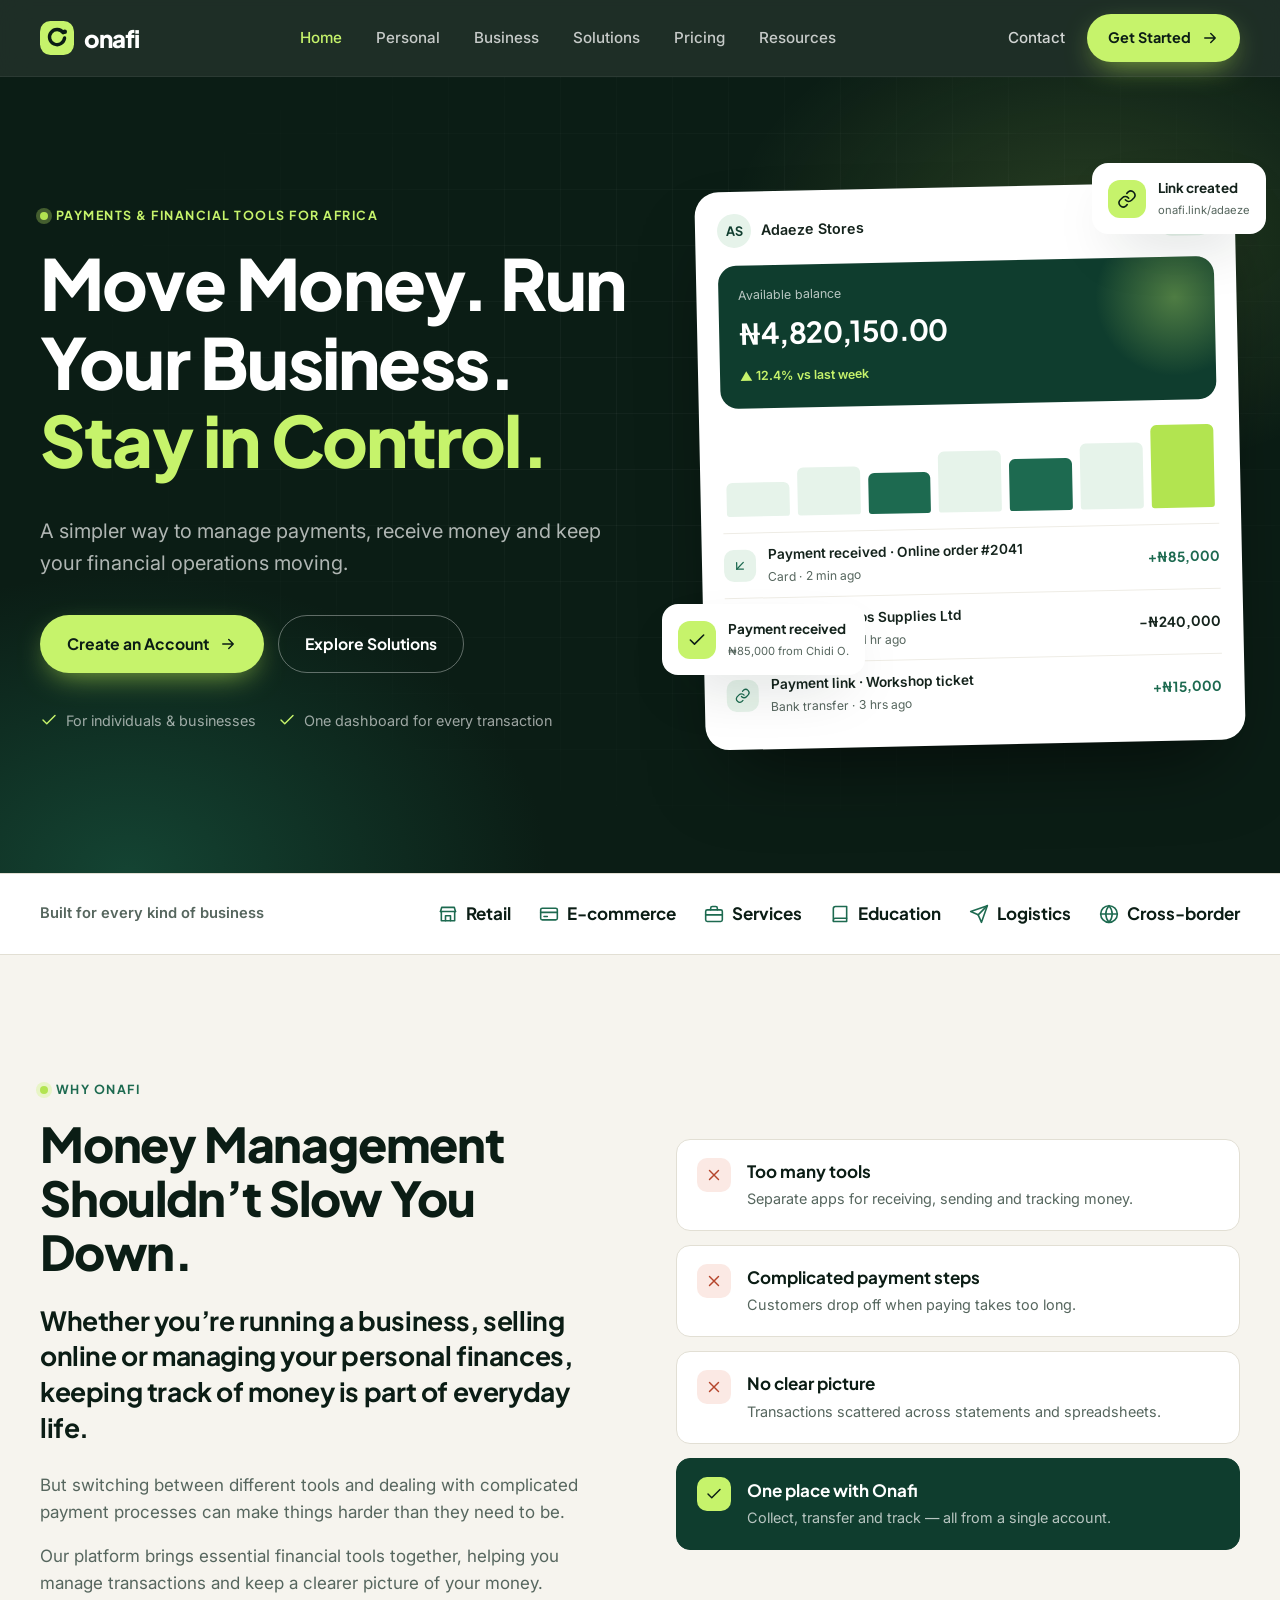
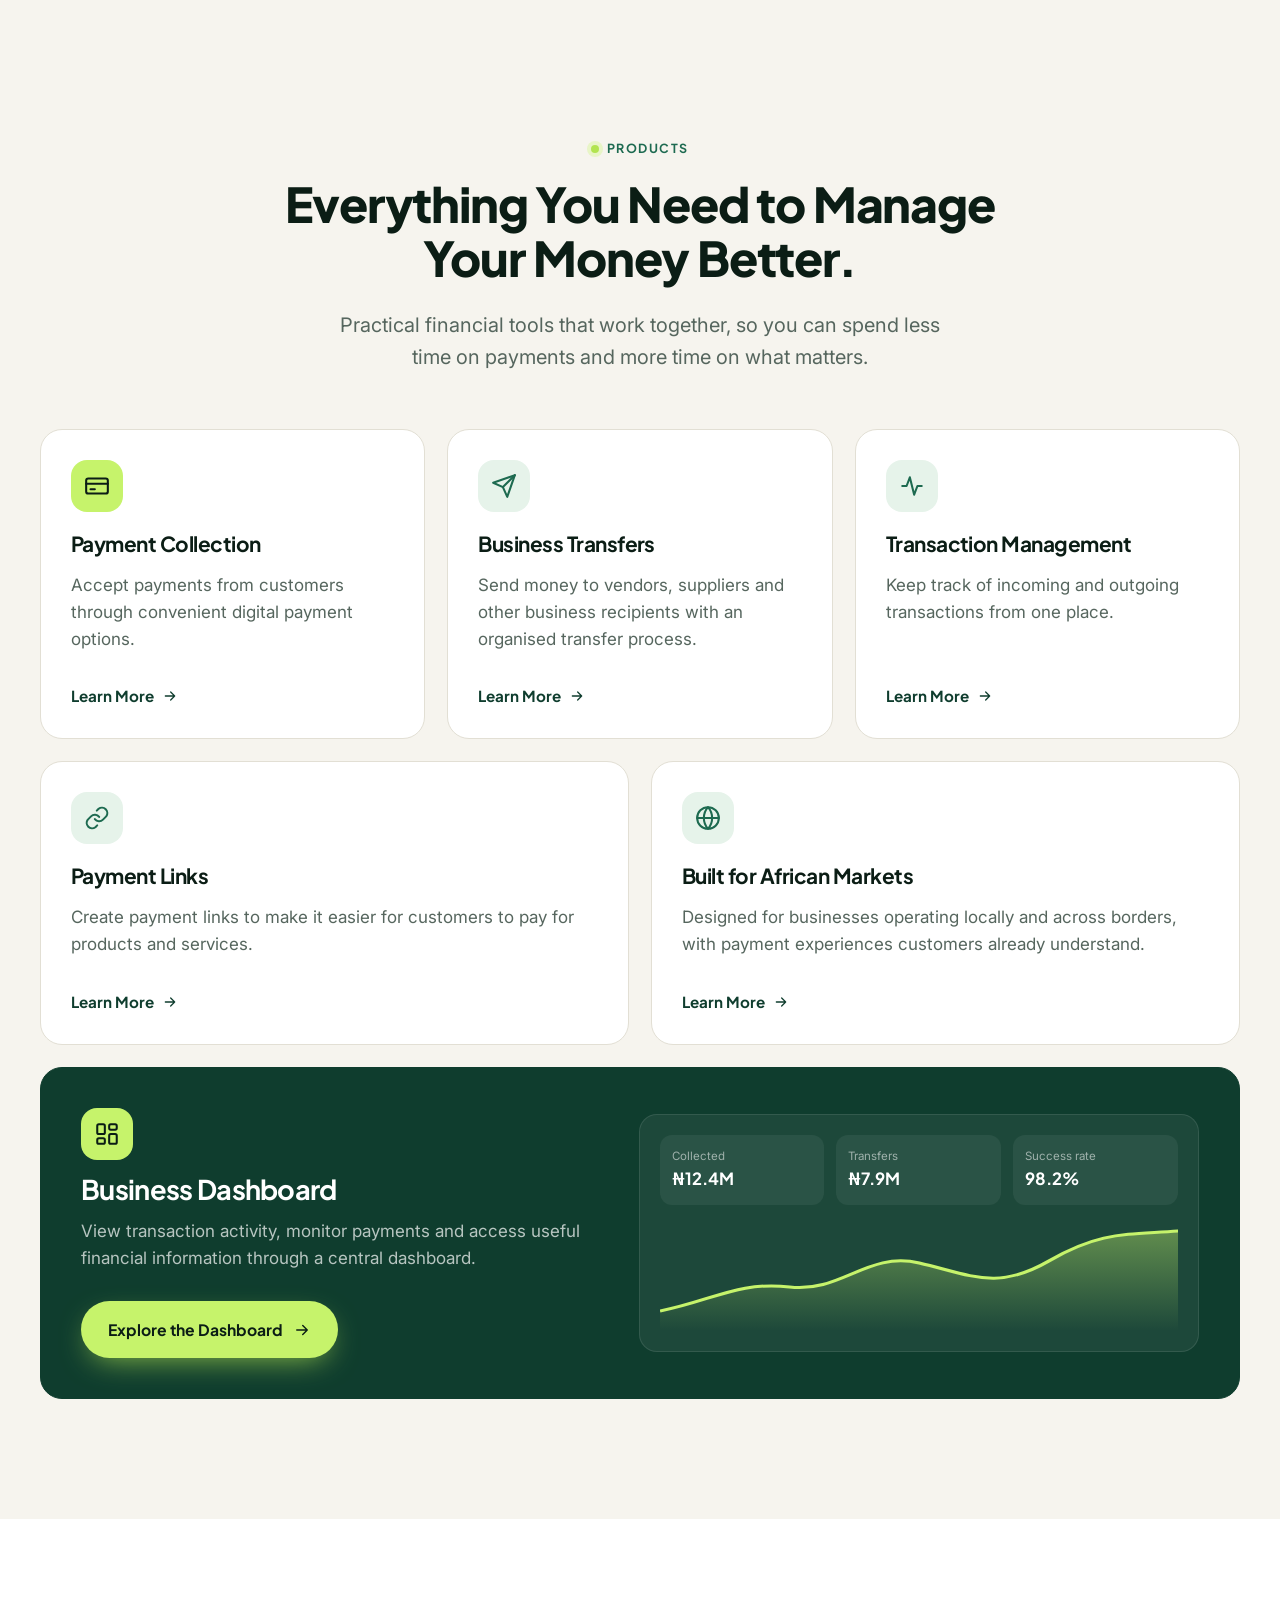
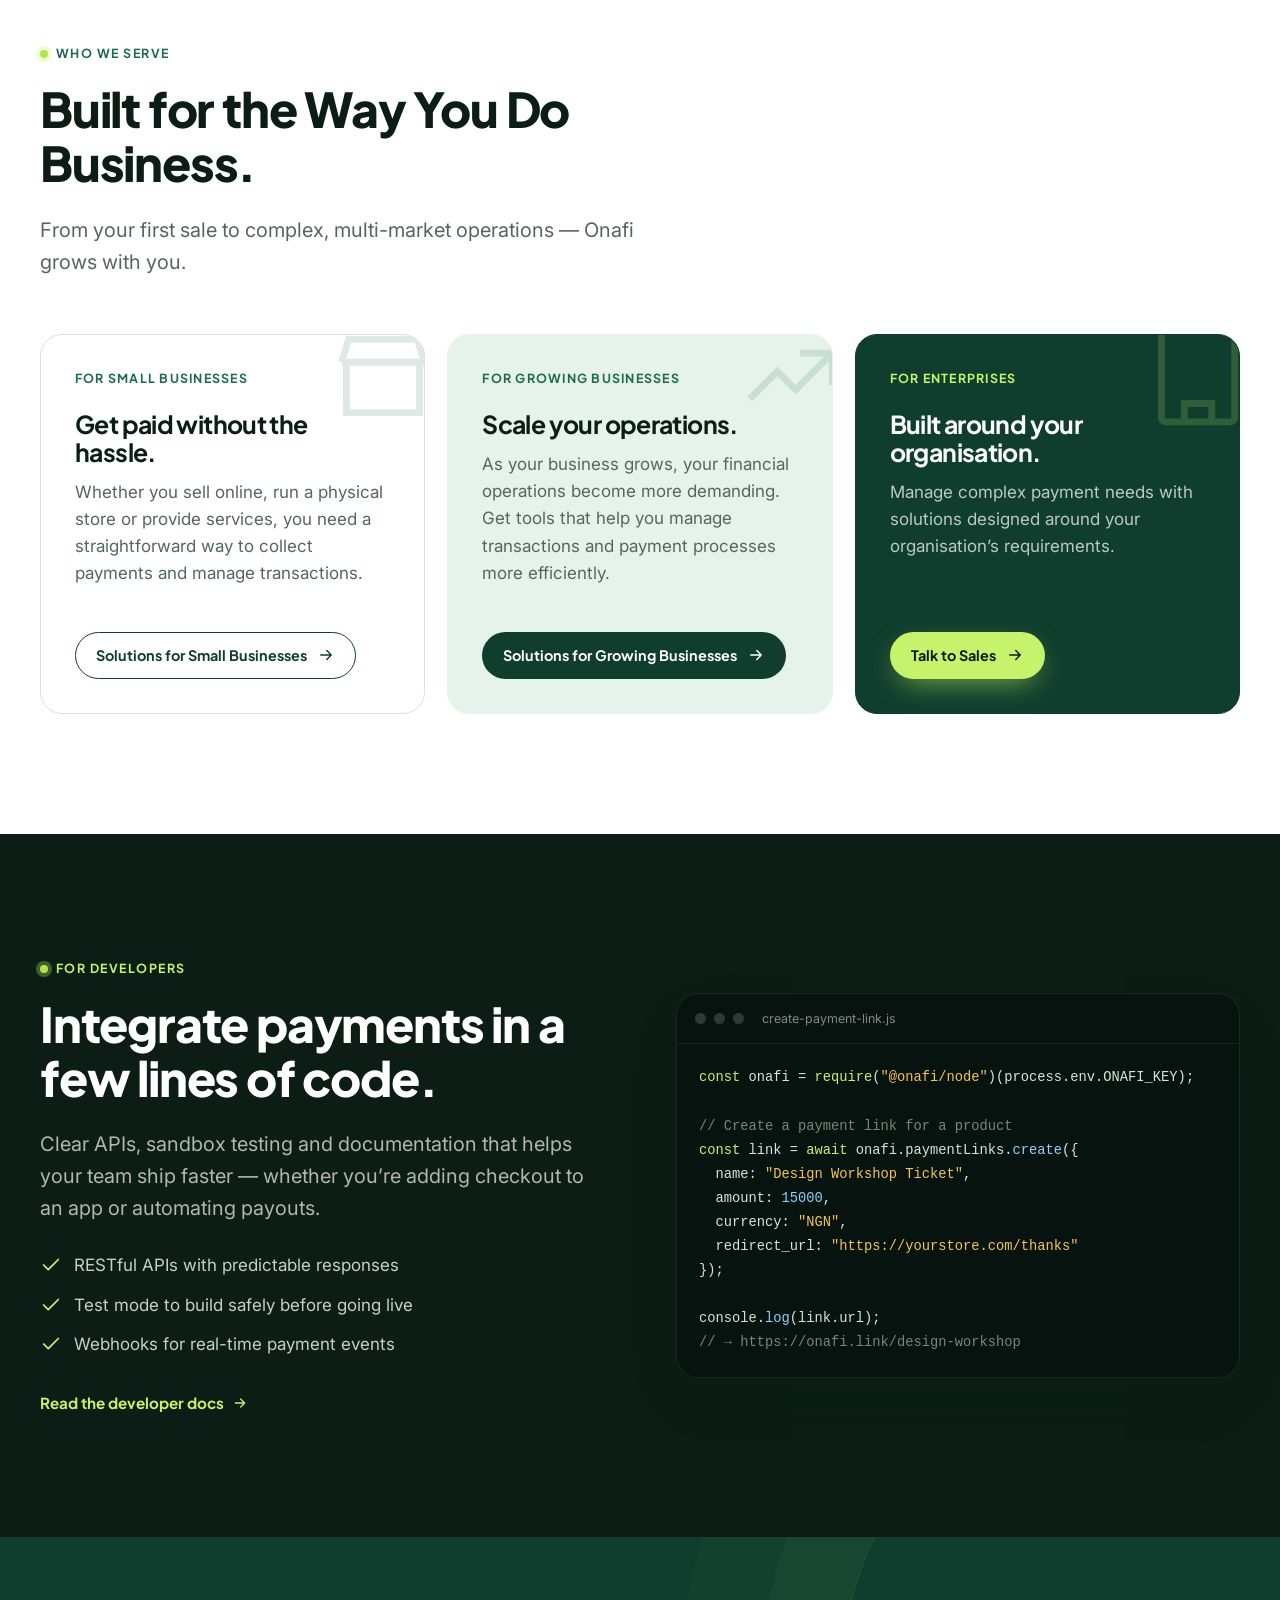
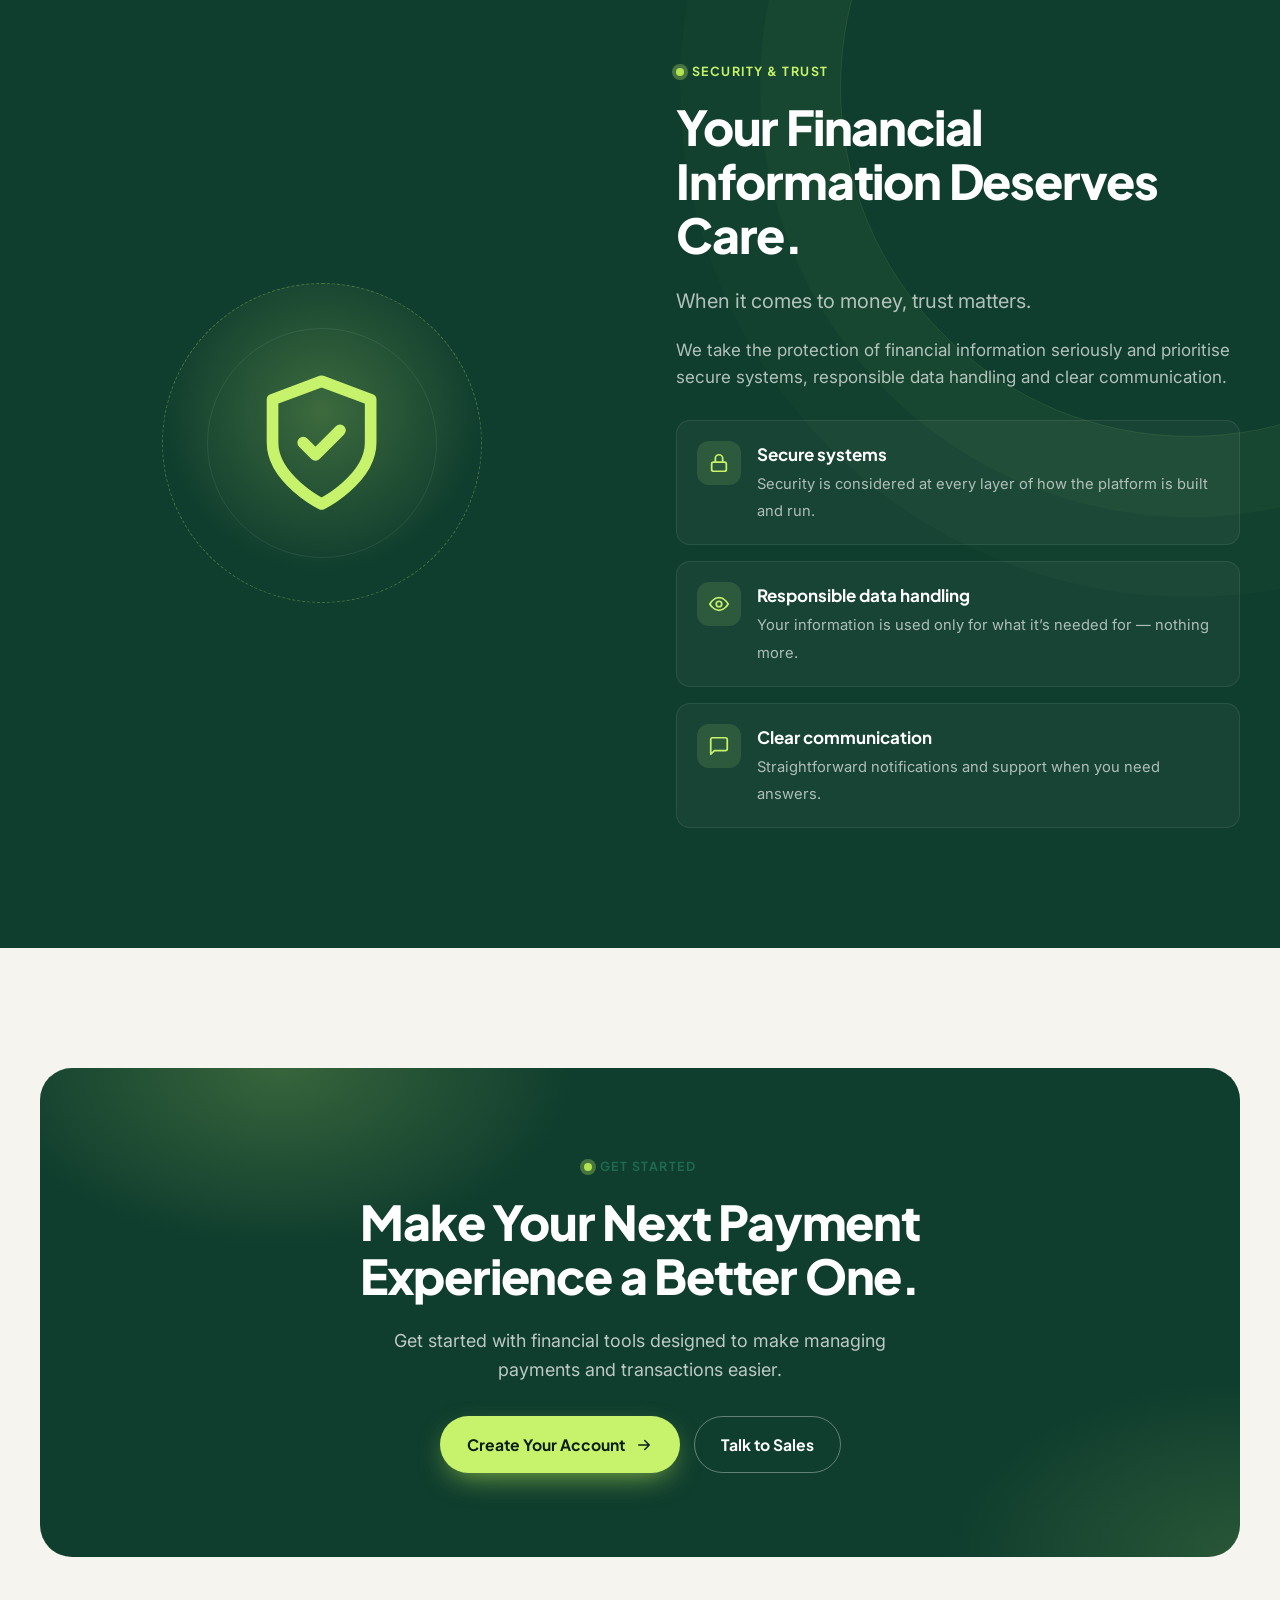
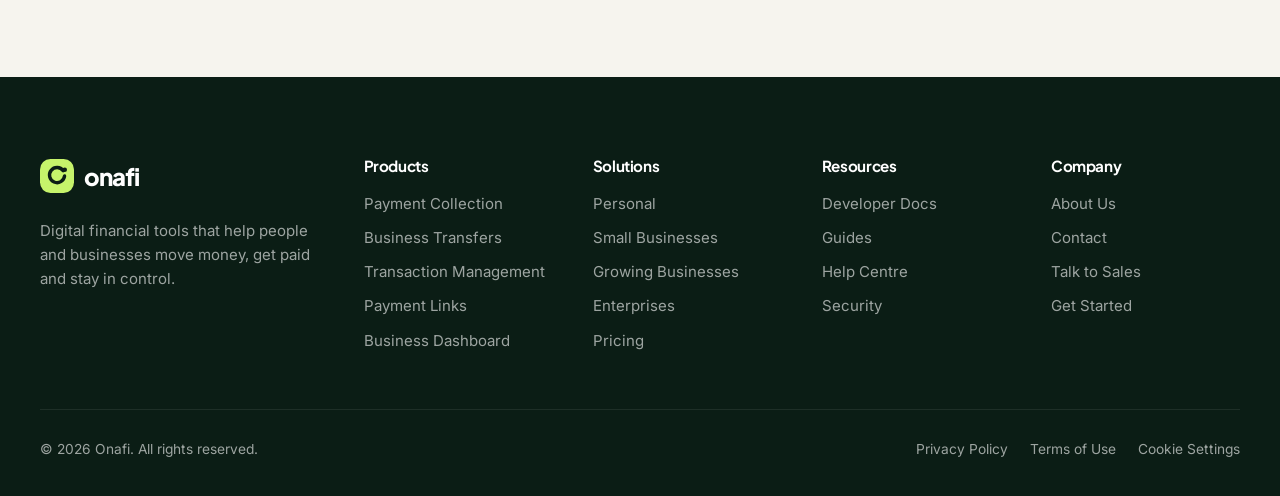
<file: index.html>
<!doctype html>
<html lang="en">
<head>
  <meta charset="utf-8">
  <meta name="viewport" content="width=device-width, initial-scale=1">
  <title>Onafi — Move Money. Run Your Business. Stay in Control.</title>
  <meta name="description" content="Onafi is a digital financial services company helping individuals and businesses collect payments, send transfers and manage transactions in one place.">
  <link rel="icon" href="assets/img/favicon.svg" type="image/svg+xml">
  <link rel="preconnect" href="https://fonts.googleapis.com">
  <link rel="preconnect" href="https://fonts.gstatic.com" crossorigin>
  <link href="https://fonts.googleapis.com/css2?family=Inter:wght@400;500;600;700&family=Plus+Jakarta+Sans:wght@600;700;800&family=JetBrains+Mono:wght@400;500&display=swap" rel="stylesheet">
  <link rel="stylesheet" href="assets/css/styles.css">
</head>
<body data-page="home">
  <header id="site-header"></header>

  <main>
    <!-- Section 1: Hero -->
    <section class="hero dark">
      <div class="container hero-grid">
        <div>
          <span class="eyebrow">Payments &amp; financial tools for Africa</span>
          <h1>Move Money. Run Your Business. <span class="hl">Stay in Control.</span></h1>
          <p class="lead">A simpler way to manage payments, receive money and keep your financial operations moving.</p>
          <div class="btn-row">
            <a class="btn btn-primary" href="signup.html">Create an Account <i data-icon="arrow"></i></a>
            <a class="btn btn-ghost" href="solutions.html">Explore Solutions</a>
          </div>
          <div class="hero-note">
            <span><i data-icon="check"></i>For individuals &amp; businesses</span>
            <span><i data-icon="check"></i>One dashboard for every transaction</span>
          </div>
        </div>

        <div class="mock reveal">
          <div class="dash">
            <div class="dash-head">
              <div class="who"><span class="avatar">AS</span>Adaeze Stores</div>
              <span class="pill">Today</span>
            </div>
            <div class="balance">
              <small>Available balance</small>
              <strong>₦4,820,150.00</strong>
              <span class="up">▲ 12.4% vs last week</span>
            </div>
            <div class="chart" aria-hidden="true">
              <span style="height:38%"></span><span style="height:54%"></span><span class="on" style="height:46%"></span>
              <span style="height:68%"></span><span class="on" style="height:58%"></span><span style="height:74%"></span>
              <span class="hi" style="height:92%"></span>
            </div>
            <ul class="tx">
              <li><span class="ic in"><i data-icon="in"></i></span><span class="meta"><b>Payment received · Online order #2041</b><small>Card · 2 min ago</small></span><span class="amt in">+₦85,000</span></li>
              <li><span class="ic out"><i data-icon="out"></i></span><span class="meta"><b>Transfer · Lagos Supplies Ltd</b><small>Vendor payout · 1 hr ago</small></span><span class="amt">−₦240,000</span></li>
              <li><span class="ic in"><i data-icon="link"></i></span><span class="meta"><b>Payment link · Workshop ticket</b><small>Bank transfer · 3 hrs ago</small></span><span class="amt in">+₦15,000</span></li>
            </ul>
          </div>
          <div class="float-card one"><span class="ic"><i data-icon="check"></i></span><div><b>Payment received</b><small>₦85,000 from Chidi O.</small></div></div>
          <div class="float-card two"><span class="ic"><i data-icon="link"></i></span><div><b>Link created</b><small>onafi.link/adaeze</small></div></div>
        </div>
      </div>
    </section>

    <!-- Built for strip -->
    <section class="strip">
      <div class="container">
        <p>Built for every kind of business</p>
        <ul>
          <li><i data-icon="store"></i>Retail</li>
          <li><i data-icon="card"></i>E-commerce</li>
          <li><i data-icon="briefcase"></i>Services</li>
          <li><i data-icon="book"></i>Education</li>
          <li><i data-icon="send"></i>Logistics</li>
          <li><i data-icon="globe"></i>Cross-border</li>
        </ul>
      </div>
    </section>

    <!-- Section 2: Introduction -->
    <section class="section">
      <div class="container split">
        <div class="reveal">
          <span class="eyebrow">Why Onafi</span>
          <h2>Money Management Shouldn’t Slow You Down.</h2>
          <p class="big-quote">Whether you’re running a business, selling online or managing your personal finances, keeping track of money is part of everyday life.</p>
          <p class="muted">But switching between different tools and dealing with complicated payment processes can make things harder than they need to be.</p>
          <p class="muted">Our platform brings essential financial tools together, helping you manage transactions and keep a clearer picture of your money.</p>
        </div>
        <div class="pain-list reveal">
          <div class="pain bad"><span class="x"><i data-icon="close"></i></span><div><b>Too many tools</b><small>Separate apps for receiving, sending and tracking money.</small></div></div>
          <div class="pain bad"><span class="x"><i data-icon="close"></i></span><div><b>Complicated payment steps</b><small>Customers drop off when paying takes too long.</small></div></div>
          <div class="pain bad"><span class="x"><i data-icon="close"></i></span><div><b>No clear picture</b><small>Transactions scattered across statements and spreadsheets.</small></div></div>
          <div class="pain good"><span class="x"><i data-icon="check"></i></span><div><b>One place with Onafi</b><small>Collect, transfer and track — all from a single account.</small></div></div>
        </div>
      </div>
    </section>

    <!-- Section 3: Solutions -->
    <section class="section" style="padding-top:0">
      <div class="container">
        <div class="section-head center reveal">
          <span class="eyebrow">Products</span>
          <h2>Everything You Need to Manage Your Money Better.</h2>
          <p class="lead">Practical financial tools that work together, so you can spend less time on payments and more time on what matters.</p>
        </div>

        <div class="solutions-grid">
          <article class="card reveal">
            <div class="icon lime"><i data-icon="card"></i></div>
            <h3>Payment Collection</h3>
            <p>Accept payments from customers through convenient digital payment options.</p>
            <a class="link-arrow" href="payments.html">Learn More <i data-icon="arrow"></i></a>
          </article>
          <article class="card reveal">
            <div class="icon"><i data-icon="send"></i></div>
            <h3>Business Transfers</h3>
            <p>Send money to vendors, suppliers and other business recipients with an organised transfer process.</p>
            <a class="link-arrow" href="solutions.html#transfers">Learn More <i data-icon="arrow"></i></a>
          </article>
          <article class="card reveal">
            <div class="icon"><i data-icon="activity"></i></div>
            <h3>Transaction Management</h3>
            <p>Keep track of incoming and outgoing transactions from one place.</p>
            <a class="link-arrow" href="solutions.html#transactions">Learn More <i data-icon="arrow"></i></a>
          </article>

          <article class="card half reveal">
            <div class="icon"><i data-icon="link"></i></div>
            <h3>Payment Links</h3>
            <p>Create payment links to make it easier for customers to pay for products and services.</p>
            <a class="link-arrow" href="solutions.html#links">Learn More <i data-icon="arrow"></i></a>
          </article>
          <article class="card half reveal">
            <div class="icon"><i data-icon="globe"></i></div>
            <h3>Built for African Markets</h3>
            <p>Designed for businesses operating locally and across borders, with payment experiences customers already understand.</p>
            <a class="link-arrow" href="solutions.html#international">Learn More <i data-icon="arrow"></i></a>
          </article>

          <article class="card wide reveal">
            <div class="wide-text">
              <div class="icon lime"><i data-icon="dashboard"></i></div>
              <h3>Business Dashboard</h3>
              <p>View transaction activity, monitor payments and access useful financial information through a central dashboard.</p>
              <a class="btn btn-primary" href="business.html#dashboard" style="margin-top:12px">Explore the Dashboard <i data-icon="arrow"></i></a>
            </div>
            <div class="wide-visual">
              <div class="mini-dash">
                <div class="mini-stats">
                  <div><small>Collected</small><b>₦12.4M</b></div>
                  <div><small>Transfers</small><b>₦7.9M</b></div>
                  <div><small>Success rate</small><b>98.2%</b></div>
                </div>
                <svg class="line" viewBox="0 0 400 110" preserveAspectRatio="none" aria-hidden="true">
                  <defs><linearGradient id="g1" x1="0" x2="0" y1="0" y2="1"><stop offset="0" stop-color="#C6F36B" stop-opacity=".4"/><stop offset="1" stop-color="#C6F36B" stop-opacity="0"/></linearGradient></defs>
                  <path d="M0 90 C40 80 60 60 100 66 S160 30 200 42 S260 70 300 40 S360 14 400 10 L400 110 L0 110Z" fill="url(#g1)"/>
                  <path d="M0 90 C40 80 60 60 100 66 S160 30 200 42 S260 70 300 40 S360 14 400 10" fill="none" stroke="#C6F36B" stroke-width="3"/>
                </svg>
              </div>
            </div>
          </article>
        </div>
      </div>
    </section>

    <!-- Section 4: Who We Serve -->
    <section class="section" style="background:var(--paper)">
      <div class="container">
        <div class="section-head reveal" style="max-width:720px">
          <span class="eyebrow">Who we serve</span>
          <h2>Built for the Way You Do Business.</h2>
          <p class="lead">From your first sale to complex, multi-market operations — Onafi grows with you.</p>
        </div>
        <div class="grid grid-3">
          <article class="segment reveal">
            <svg class="glyph" viewBox="0 0 24 24" fill="none" stroke="currentColor" stroke-width="1.5"><path d="M3 9l1.5-5h15L21 9"/><path d="M4 9v11h16V9"/><path d="M3 9h18"/></svg>
            <span class="tag">For Small Businesses</span>
            <h3>Get paid without the hassle.</h3>
            <p>Whether you sell online, run a physical store or provide services, you need a straightforward way to collect payments and manage transactions.</p>
            <a class="btn btn-outline btn-sm" href="solutions.html#small">Solutions for Small Businesses <i data-icon="arrow"></i></a>
          </article>
          <article class="segment s2 reveal">
            <svg class="glyph" viewBox="0 0 24 24" fill="none" stroke="currentColor" stroke-width="1.5"><path d="M3 17l6-6 4 4 8-8"/><path d="M14 7h7v7"/></svg>
            <span class="tag">For Growing Businesses</span>
            <h3>Scale your operations.</h3>
            <p>As your business grows, your financial operations become more demanding. Get tools that help you manage transactions and payment processes more efficiently.</p>
            <a class="btn btn-dark btn-sm" href="solutions.html#growing">Solutions for Growing Businesses <i data-icon="arrow"></i></a>
          </article>
          <article class="segment s3 reveal">
            <svg class="glyph" viewBox="0 0 24 24" fill="none" stroke="currentColor" stroke-width="1.5"><rect x="4" y="2" width="16" height="20" rx="1"/><path d="M9 22v-4h6v4"/></svg>
            <span class="tag">For Enterprises</span>
            <h3>Built around your organisation.</h3>
            <p>Manage complex payment needs with solutions designed around your organisation’s requirements.</p>
            <a class="btn btn-primary btn-sm" href="contact.html?topic=sales">Talk to Sales <i data-icon="arrow"></i></a>
          </article>
        </div>
      </div>
    </section>

    <!-- Developer teaser -->
    <section class="section dark">
      <div class="container split">
        <div class="reveal">
          <span class="eyebrow">For developers</span>
          <h2>Integrate payments in a few lines of code.</h2>
          <p class="lead">Clear APIs, sandbox testing and documentation that helps your team ship faster — whether you’re adding checkout to an app or automating payouts.</p>
          <ul class="feature-list" style="margin:28px 0 32px">
            <li><i data-icon="check"></i>RESTful APIs with predictable responses</li>
            <li><i data-icon="check"></i>Test mode to build safely before going live</li>
            <li><i data-icon="check"></i>Webhooks for real-time payment events</li>
          </ul>
          <a class="link-arrow" href="resources.html#developers">Read the developer docs <i data-icon="arrow"></i></a>
        </div>
        <div class="code reveal">
          <div class="code-bar"><i></i><i></i><i></i><span>create-payment-link.js</span></div>
<pre><span class="k">const</span> onafi = <span class="k">require</span>(<span class="s">"@onafi/node"</span>)(process.env.ONAFI_KEY);

<span class="c">// Create a payment link for a product</span>
<span class="k">const</span> link = <span class="k">await</span> onafi.paymentLinks.<span class="p">create</span>({
  name: <span class="s">"Design Workshop Ticket"</span>,
  amount: <span class="p">15000</span>,
  currency: <span class="s">"NGN"</span>,
  redirect_url: <span class="s">"https://yourstore.com/thanks"</span>
});

console.<span class="p">log</span>(link.url);
<span class="c">// → https://onafi.link/design-workshop</span></pre>
        </div>
      </div>
    </section>

    <!-- Section 5: Security and Trust -->
    <section class="section dark security" id="security" style="background:var(--forest)">
      <div class="container split">
        <div class="shield-wrap reveal">
          <div class="shield"><i data-icon="shield"></i></div>
        </div>
        <div class="reveal">
          <span class="eyebrow">Security &amp; trust</span>
          <h2>Your Financial Information Deserves Care.</h2>
          <p class="lead">When it comes to money, trust matters.</p>
          <p class="muted">We take the protection of financial information seriously and prioritise secure systems, responsible data handling and clear communication.</p>
          <!-- Note: only list security certifications, encryption practices and regulatory approvals that have been verified. -->
          <div class="pillars">
            <div class="pillar"><span class="icon"><i data-icon="lock"></i></span><div><b>Secure systems</b><small>Security is considered at every layer of how the platform is built and run.</small></div></div>
            <div class="pillar"><span class="icon"><i data-icon="eye"></i></span><div><b>Responsible data handling</b><small>Your information is used only for what it’s needed for — nothing more.</small></div></div>
            <div class="pillar"><span class="icon"><i data-icon="chat"></i></span><div><b>Clear communication</b><small>Straightforward notifications and support when you need answers.</small></div></div>
          </div>
        </div>
      </div>
    </section>

    <!-- Section 6: Final CTA -->
    <section class="section">
      <div class="container">
        <div class="cta-band reveal">
          <span class="eyebrow">Get started</span>
          <h2>Make Your Next Payment Experience a Better One.</h2>
          <p>Get started with financial tools designed to make managing payments and transactions easier.</p>
          <div class="btn-row">
            <a class="btn btn-primary" href="signup.html">Create Your Account <i data-icon="arrow"></i></a>
            <a class="btn btn-ghost" href="contact.html?topic=sales">Talk to Sales</a>
          </div>
        </div>
      </div>
    </section>
  </main>

  <footer id="site-footer"></footer>
  <script src="assets/js/main.js"></script>
</body>
</html>
</file>
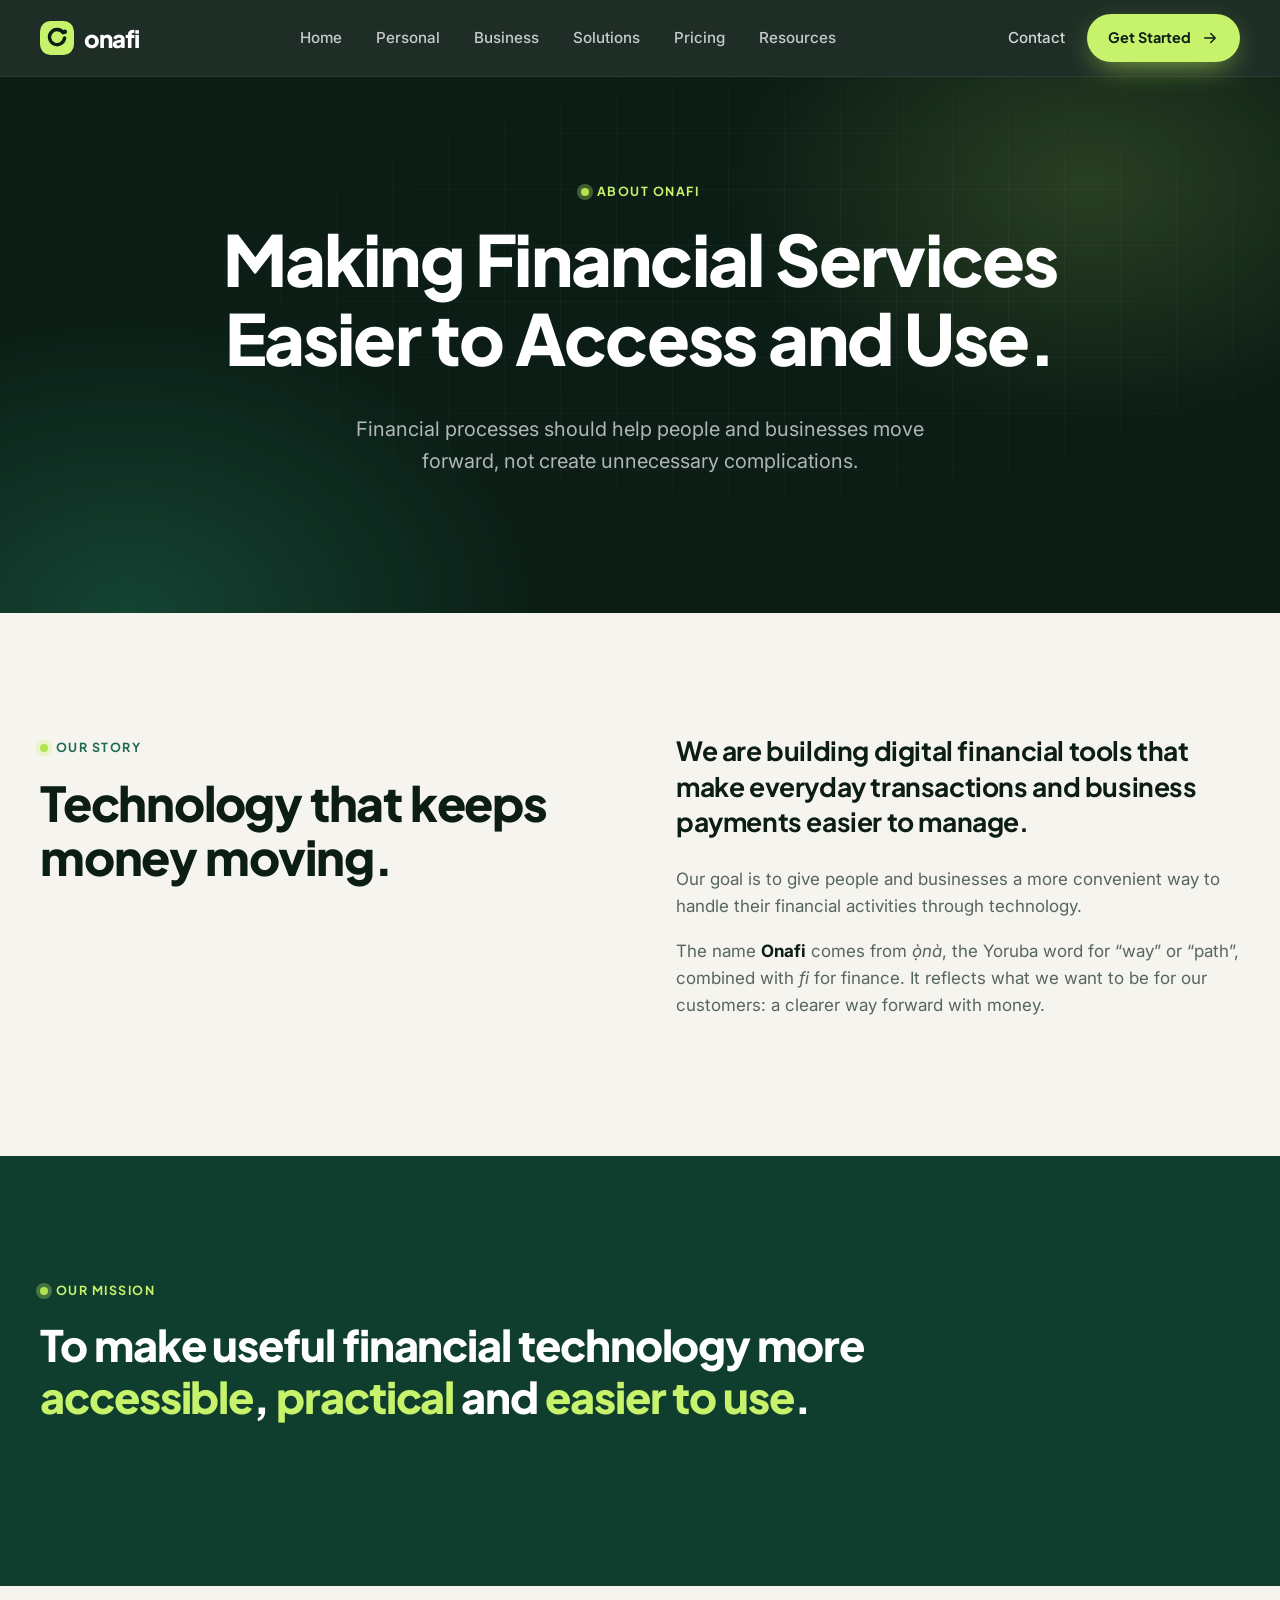
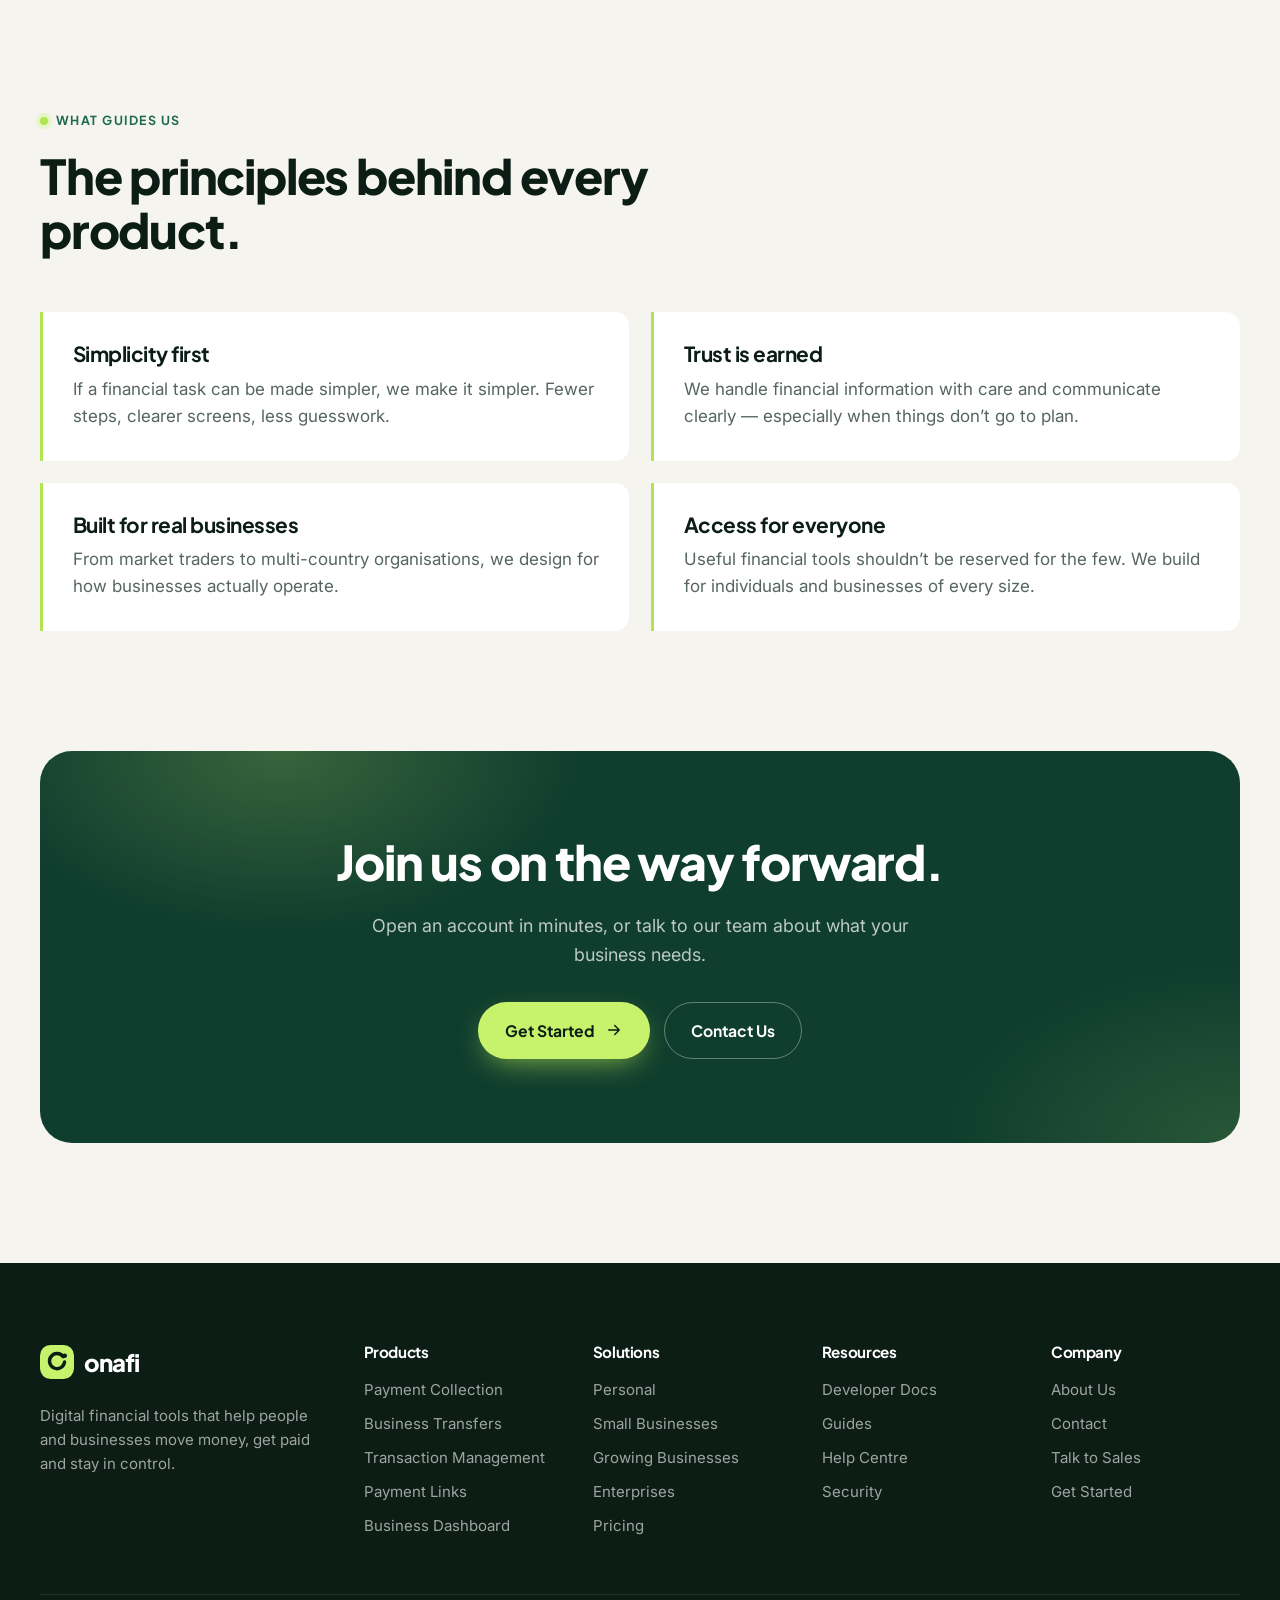
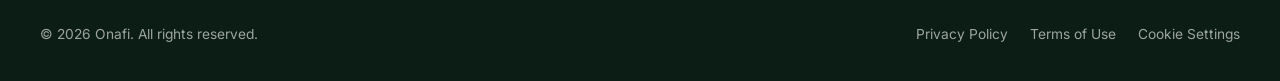
<file: about.html>
<!doctype html>
<html lang="en">
<head>
  <meta charset="utf-8">
  <meta name="viewport" content="width=device-width, initial-scale=1">
  <title>About Onafi — Making Financial Services Easier</title>
  <meta name="description" content="Onafi builds digital financial tools that make everyday transactions and business payments easier to manage.">
  <link rel="icon" href="assets/img/favicon.svg" type="image/svg+xml">
  <link rel="preconnect" href="https://fonts.googleapis.com">
  <link rel="preconnect" href="https://fonts.gstatic.com" crossorigin>
  <link href="https://fonts.googleapis.com/css2?family=Inter:wght@400;500;600;700&family=Plus+Jakarta+Sans:wght@600;700;800&family=JetBrains+Mono:wght@400;500&display=swap" rel="stylesheet">
  <link rel="stylesheet" href="assets/css/styles.css">
</head>
<body data-page="about">
  <header id="site-header"></header>

  <main>
    <section class="hero dark page-hero solo">
      <div class="container">
        <span class="eyebrow">About Onafi</span>
        <h1>Making Financial Services Easier to Access and Use.</h1>
        <p class="lead">Financial processes should help people and businesses move forward, not create unnecessary complications.</p>
      </div>
    </section>

    <section class="section">
      <div class="container split top">
        <div class="reveal">
          <span class="eyebrow">Our story</span>
          <h2>Technology that keeps money moving.</h2>
        </div>
        <div class="reveal">
          <p class="big-quote">We are building digital financial tools that make everyday transactions and business payments easier to manage.</p>
          <p class="muted">Our goal is to give people and businesses a more convenient way to handle their financial activities through technology.</p>
          <p class="muted">The name <b style="color:var(--ink)">Onafi</b> comes from <em>ọ̀nà</em>, the Yoruba word for “way” or “path”, combined with <em>fi</em> for finance. It reflects what we want to be for our customers: a clearer way forward with money.</p>
        </div>
      </div>
    </section>

    <section class="section dark" style="background:var(--forest)">
      <div class="container">
        <span class="eyebrow">Our mission</span>
        <p class="mission reveal">To make useful financial technology more <span class="hl">accessible</span>, <span class="hl">practical</span> and <span class="hl">easier to use</span>.</p>
      </div>
    </section>

    <section class="section">
      <div class="container">
        <div class="section-head reveal" style="max-width:700px">
          <span class="eyebrow">What guides us</span>
          <h2>The principles behind every product.</h2>
        </div>
        <div class="grid grid-2">
          <div class="value reveal"><h3>Simplicity first</h3><p>If a financial task can be made simpler, we make it simpler. Fewer steps, clearer screens, less guesswork.</p></div>
          <div class="value reveal"><h3>Trust is earned</h3><p>We handle financial information with care and communicate clearly — especially when things don’t go to plan.</p></div>
          <div class="value reveal"><h3>Built for real businesses</h3><p>From market traders to multi-country organisations, we design for how businesses actually operate.</p></div>
          <div class="value reveal"><h3>Access for everyone</h3><p>Useful financial tools shouldn’t be reserved for the few. We build for individuals and businesses of every size.</p></div>
        </div>
      </div>
    </section>

    <section class="section" style="padding-top:0">
      <div class="container">
        <div class="cta-band reveal">
          <h2>Join us on the way forward.</h2>
          <p>Open an account in minutes, or talk to our team about what your business needs.</p>
          <div class="btn-row">
            <a class="btn btn-primary" href="signup.html">Get Started <i data-icon="arrow"></i></a>
            <a class="btn btn-ghost" href="contact.html">Contact Us</a>
          </div>
        </div>
      </div>
    </section>
  </main>

  <footer id="site-footer"></footer>
  <script src="assets/js/main.js"></script>
</body>
</html>
</file>
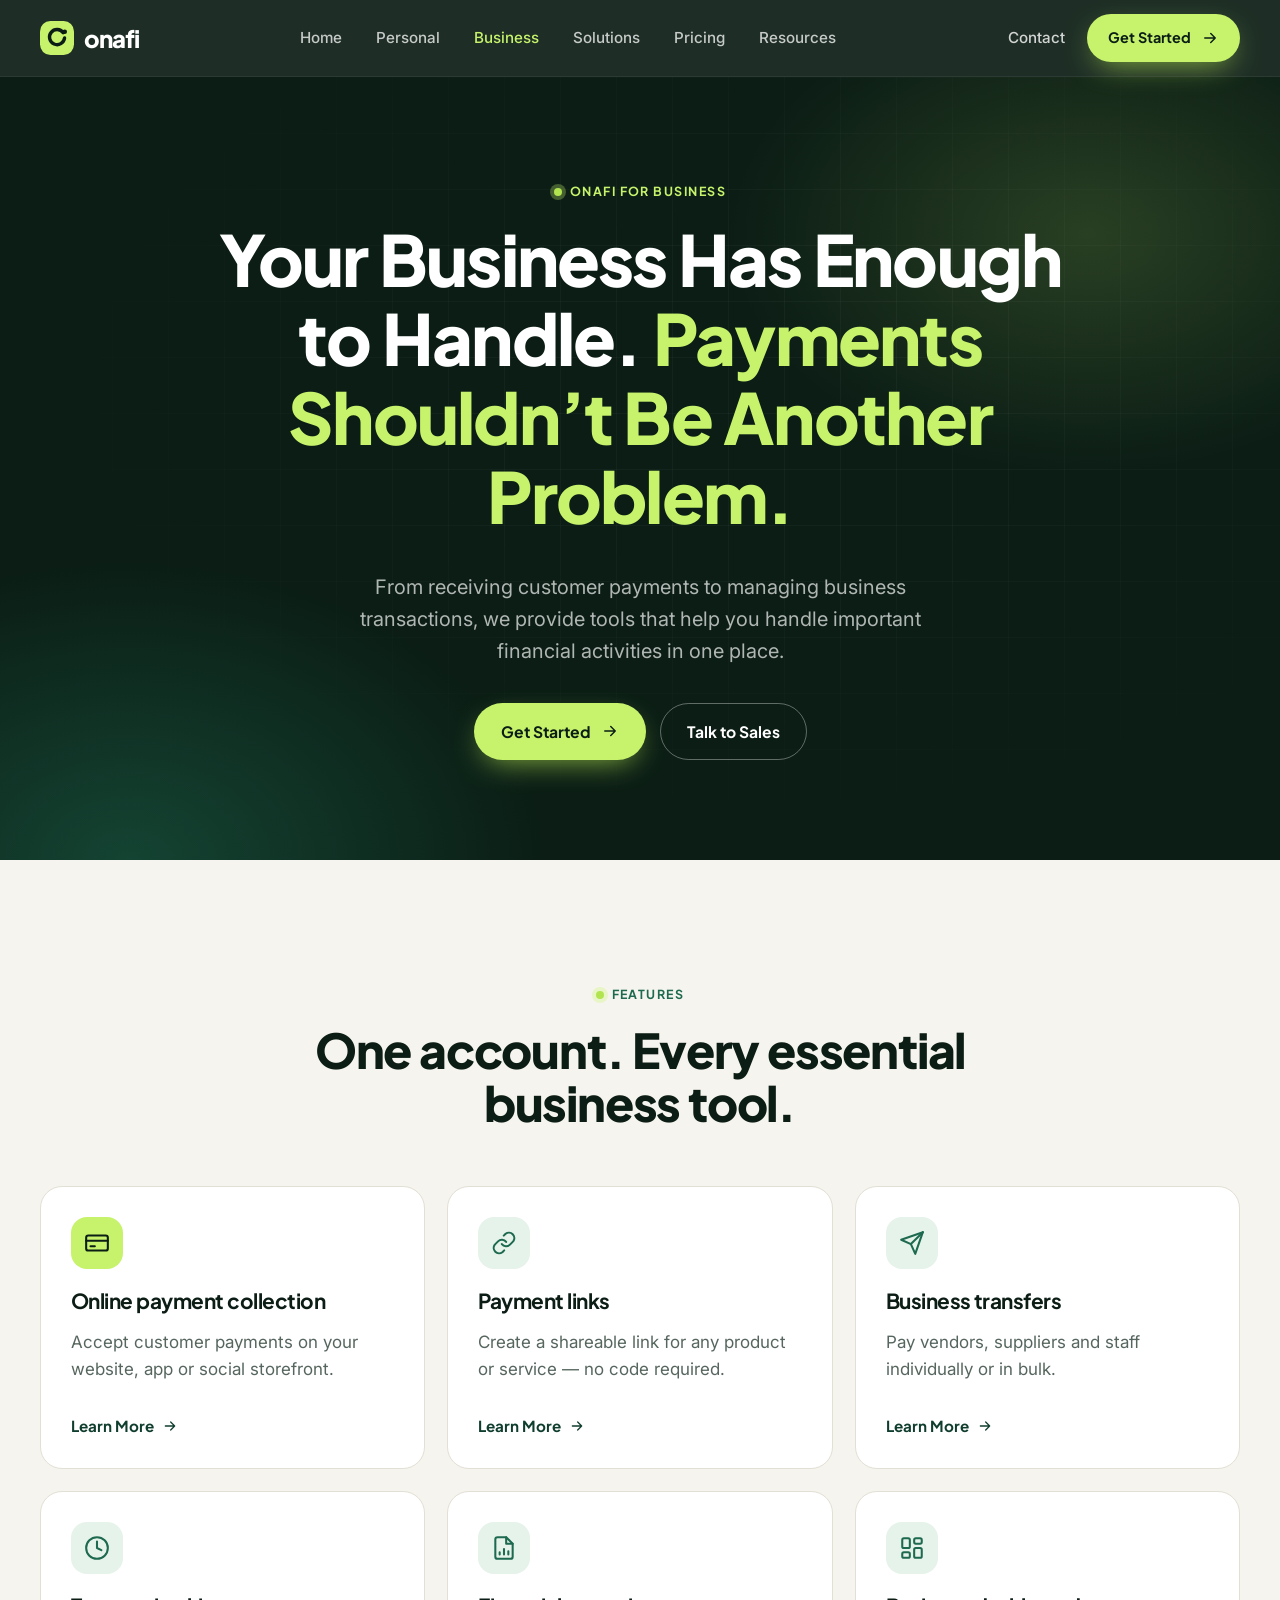
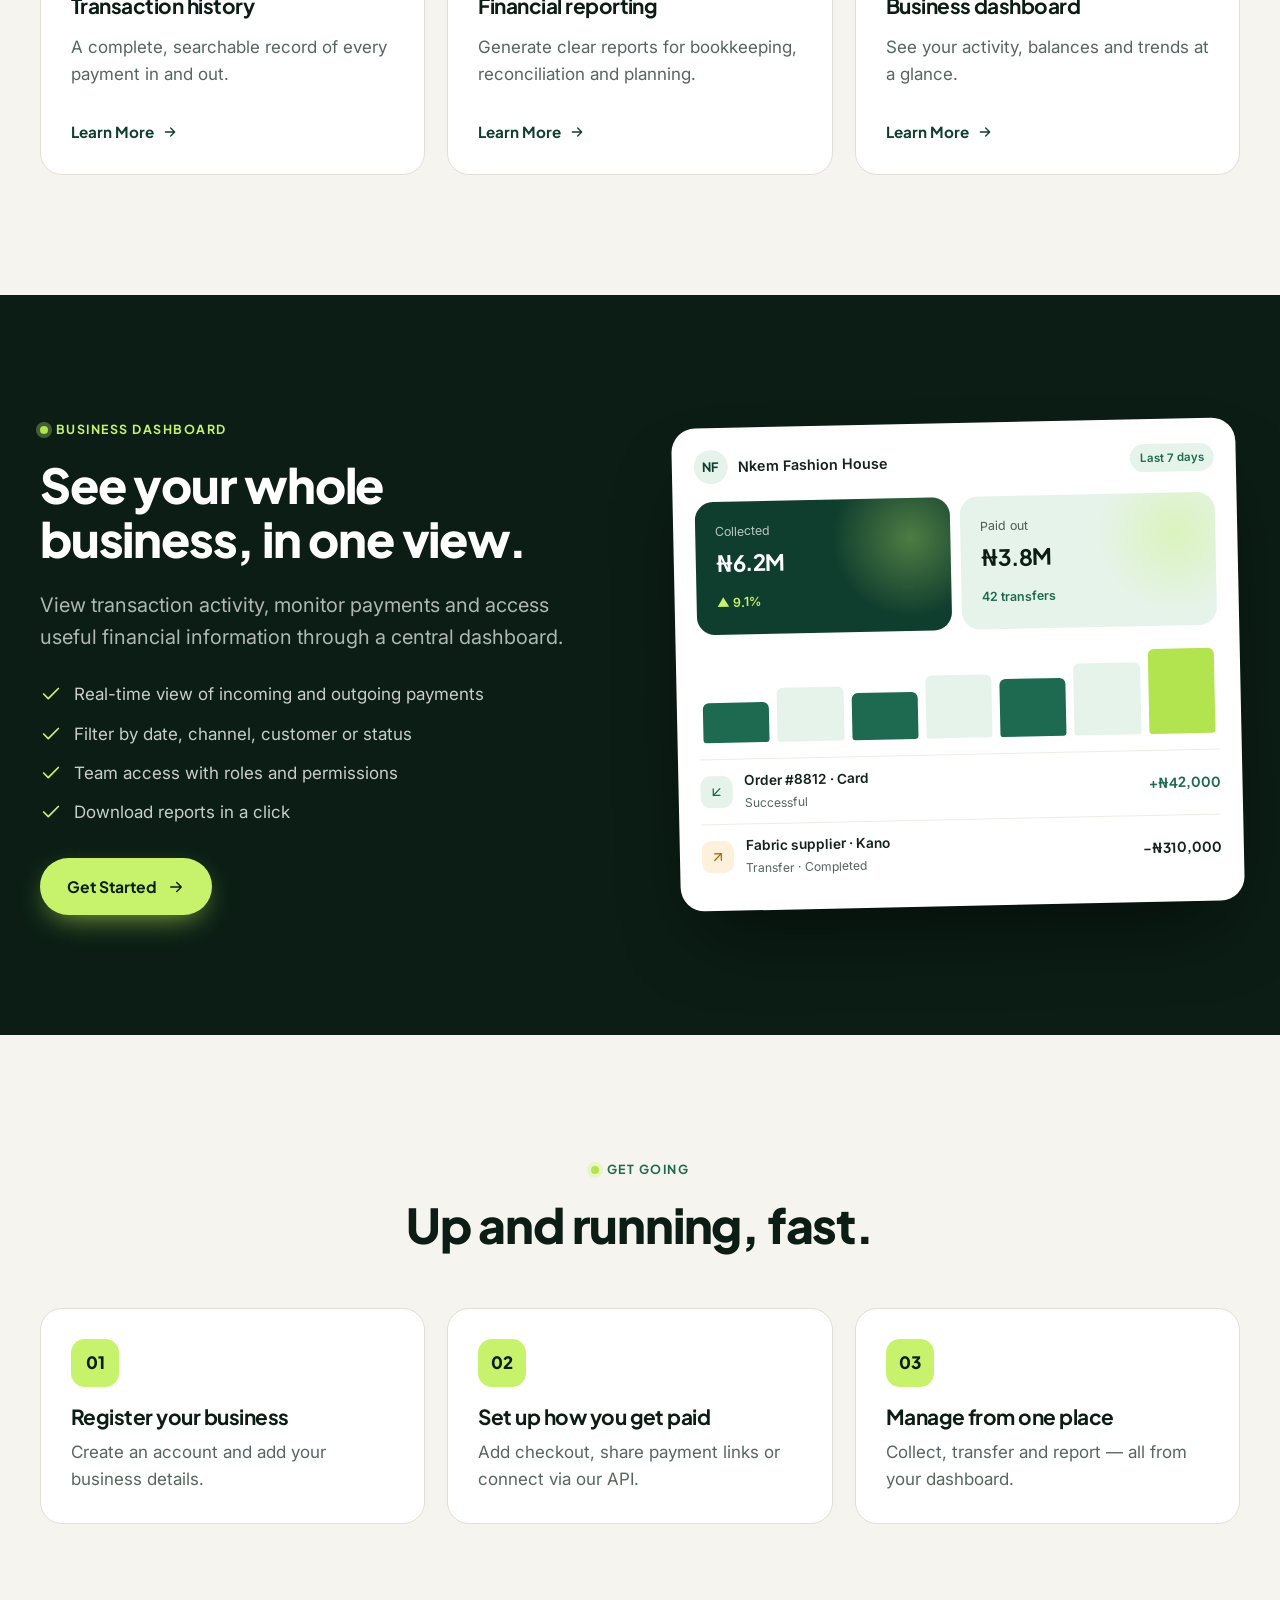
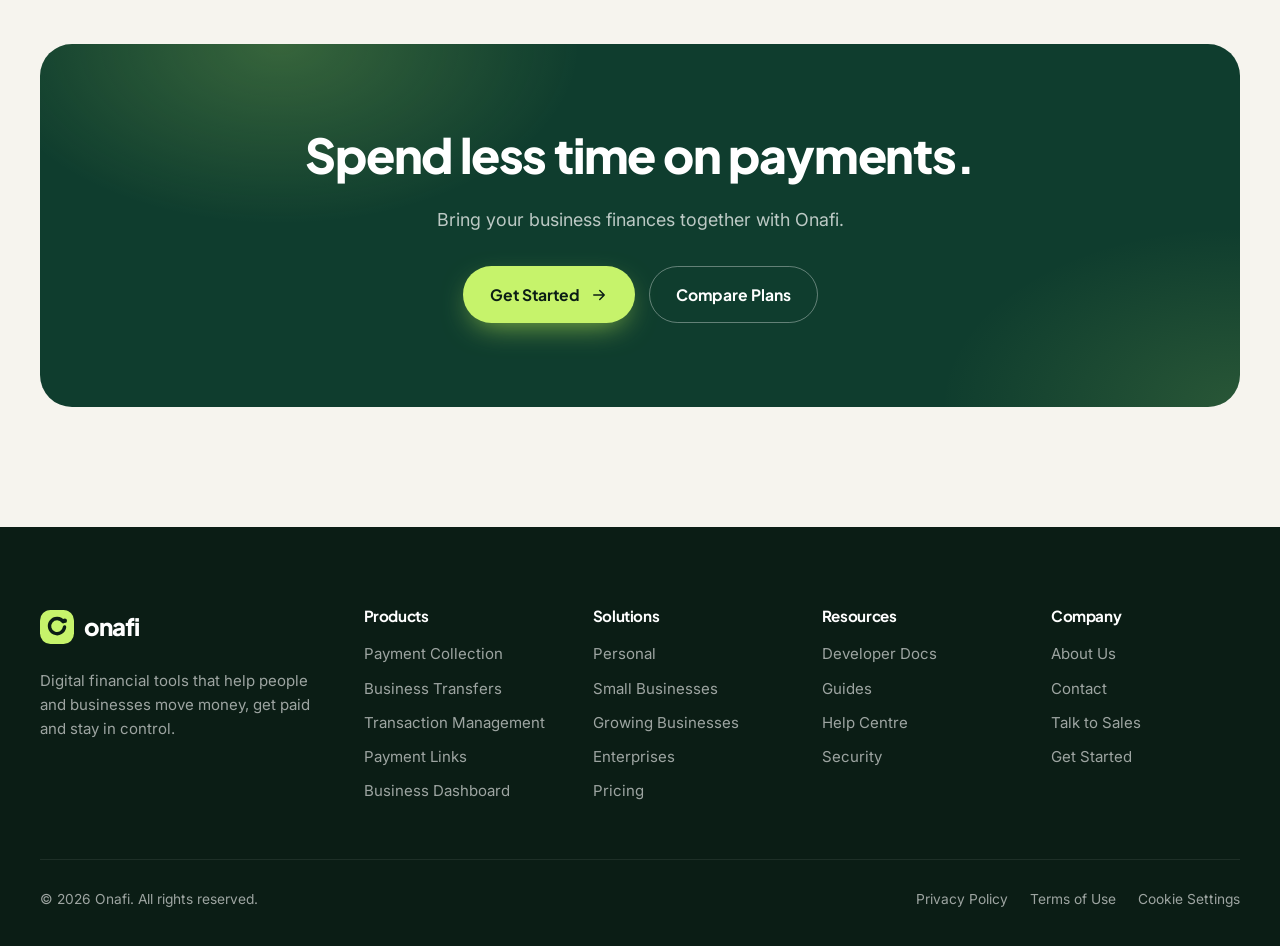
<file: business.html>
<!doctype html>
<html lang="en">
<head>
  <meta charset="utf-8">
  <meta name="viewport" content="width=device-width, initial-scale=1">
  <title>Business — Onafi</title>
  <meta name="description" content="From receiving customer payments to managing business transactions, Onafi helps you handle important financial activities in one place.">
  <link rel="icon" href="assets/img/favicon.svg" type="image/svg+xml">
  <link rel="preconnect" href="https://fonts.googleapis.com">
  <link rel="preconnect" href="https://fonts.gstatic.com" crossorigin>
  <link href="https://fonts.googleapis.com/css2?family=Inter:wght@400;500;600;700&family=Plus+Jakarta+Sans:wght@600;700;800&family=JetBrains+Mono:wght@400;500&display=swap" rel="stylesheet">
  <link rel="stylesheet" href="assets/css/styles.css">
</head>
<body data-page="business">
  <header id="site-header"></header>

  <main>
    <section class="hero dark page-hero solo">
      <div class="container">
        <span class="eyebrow">Onafi for Business</span>
        <h1>Your Business Has Enough to Handle. <span class="hl">Payments Shouldn’t Be Another Problem.</span></h1>
        <p class="lead">From receiving customer payments to managing business transactions, we provide tools that help you handle important financial activities in one place.</p>
        <div class="btn-row">
          <a class="btn btn-primary" href="signup.html?plan=starter">Get Started <i data-icon="arrow"></i></a>
          <a class="btn btn-ghost" href="contact.html?topic=sales">Talk to Sales</a>
        </div>
      </div>
    </section>

    <section class="section">
      <div class="container">
        <div class="section-head center reveal">
          <span class="eyebrow">Features</span>
          <h2>One account. Every essential business tool.</h2>
        </div>
        <div class="grid grid-3">
          <article class="card reveal"><div class="icon lime"><i data-icon="card"></i></div><h3>Online payment collection</h3><p>Accept customer payments on your website, app or social storefront.</p><a class="link-arrow" href="payments.html">Learn More <i data-icon="arrow"></i></a></article>
          <article class="card reveal"><div class="icon"><i data-icon="link"></i></div><h3>Payment links</h3><p>Create a shareable link for any product or service — no code required.</p><a class="link-arrow" href="solutions.html#links">Learn More <i data-icon="arrow"></i></a></article>
          <article class="card reveal"><div class="icon"><i data-icon="send"></i></div><h3>Business transfers</h3><p>Pay vendors, suppliers and staff individually or in bulk.</p><a class="link-arrow" href="solutions.html#transfers">Learn More <i data-icon="arrow"></i></a></article>
          <article class="card reveal"><div class="icon"><i data-icon="clock"></i></div><h3>Transaction history</h3><p>A complete, searchable record of every payment in and out.</p><a class="link-arrow" href="solutions.html#transactions">Learn More <i data-icon="arrow"></i></a></article>
          <article class="card reveal"><div class="icon"><i data-icon="report"></i></div><h3>Financial reporting</h3><p>Generate clear reports for bookkeeping, reconciliation and planning.</p><a class="link-arrow" href="solutions.html#dashboard">Learn More <i data-icon="arrow"></i></a></article>
          <article class="card reveal"><div class="icon"><i data-icon="dashboard"></i></div><h3>Business dashboard</h3><p>See your activity, balances and trends at a glance.</p><a class="link-arrow" href="#dashboard">Learn More <i data-icon="arrow"></i></a></article>
        </div>
      </div>
    </section>

    <section class="section dark" id="dashboard" style="scroll-margin-top:76px">
      <div class="container split">
        <div class="reveal">
          <span class="eyebrow">Business dashboard</span>
          <h2>See your whole business, in one view.</h2>
          <p class="lead">View transaction activity, monitor payments and access useful financial information through a central dashboard.</p>
          <ul class="feature-list" style="margin:28px 0 32px">
            <li><i data-icon="check"></i>Real-time view of incoming and outgoing payments</li>
            <li><i data-icon="check"></i>Filter by date, channel, customer or status</li>
            <li><i data-icon="check"></i>Team access with roles and permissions</li>
            <li><i data-icon="check"></i>Download reports in a click</li>
          </ul>
          <a class="btn btn-primary" href="signup.html">Get Started <i data-icon="arrow"></i></a>
        </div>
        <div class="mock reveal">
          <div class="dash">
            <div class="dash-head">
              <div class="who"><span class="avatar">NF</span>Nkem Fashion House</div>
              <span class="pill">Last 7 days</span>
            </div>
            <div style="display:grid;grid-template-columns:1fr 1fr;gap:10px">
              <div class="balance"><small>Collected</small><strong style="font-size:1.4rem">₦6.2M</strong><span class="up">▲ 9.1%</span></div>
              <div class="balance" style="background:var(--mint);color:var(--ink)"><small>Paid out</small><strong style="font-size:1.4rem">₦3.8M</strong><span class="up" style="color:var(--forest-3)">42 transfers</span></div>
            </div>
            <div class="chart" aria-hidden="true">
              <span class="on" style="height:44%"></span><span style="height:60%"></span><span class="on" style="height:52%"></span>
              <span style="height:70%"></span><span class="on" style="height:64%"></span><span style="height:80%"></span><span class="hi" style="height:95%"></span>
            </div>
            <ul class="tx">
              <li><span class="ic in"><i data-icon="in"></i></span><span class="meta"><b>Order #8812 · Card</b><small>Successful</small></span><span class="amt in">+₦42,000</span></li>
              <li><span class="ic out"><i data-icon="out"></i></span><span class="meta"><b>Fabric supplier · Kano</b><small>Transfer · Completed</small></span><span class="amt">−₦310,000</span></li>
            </ul>
          </div>
        </div>
      </div>
    </section>

    <section class="section">
      <div class="container">
        <div class="section-head center reveal">
          <span class="eyebrow">Get going</span>
          <h2>Up and running, fast.</h2>
        </div>
        <div class="steps">
          <div class="step reveal"><h3>Register your business</h3><p>Create an account and add your business details.</p></div>
          <div class="step reveal"><h3>Set up how you get paid</h3><p>Add checkout, share payment links or connect via our API.</p></div>
          <div class="step reveal"><h3>Manage from one place</h3><p>Collect, transfer and report — all from your dashboard.</p></div>
        </div>
      </div>
    </section>

    <section class="section" style="padding-top:0">
      <div class="container">
        <div class="cta-band reveal">
          <h2>Spend less time on payments.</h2>
          <p>Bring your business finances together with Onafi.</p>
          <div class="btn-row">
            <a class="btn btn-primary" href="signup.html?plan=starter">Get Started <i data-icon="arrow"></i></a>
            <a class="btn btn-ghost" href="pricing.html">Compare Plans</a>
          </div>
        </div>
      </div>
    </section>
  </main>

  <footer id="site-footer"></footer>
  <script src="assets/js/main.js"></script>
</body>
</html>
</file>
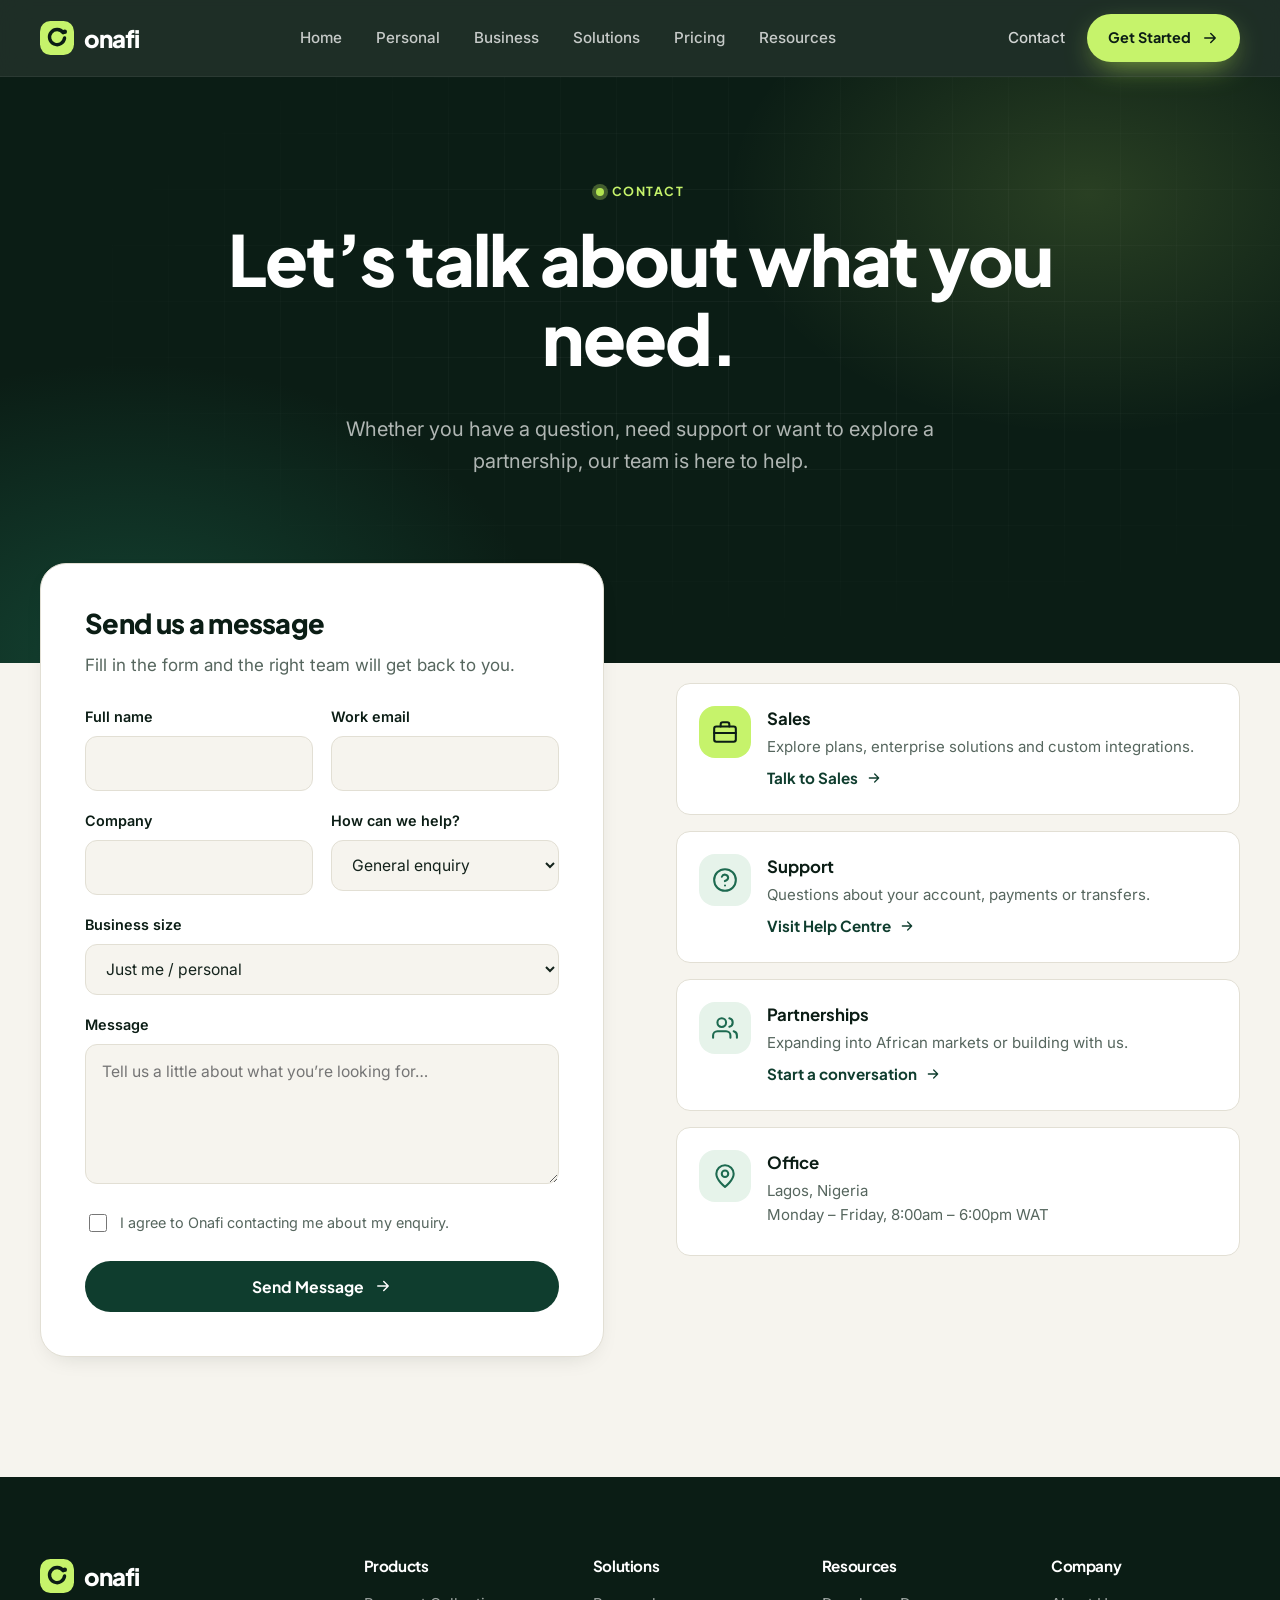
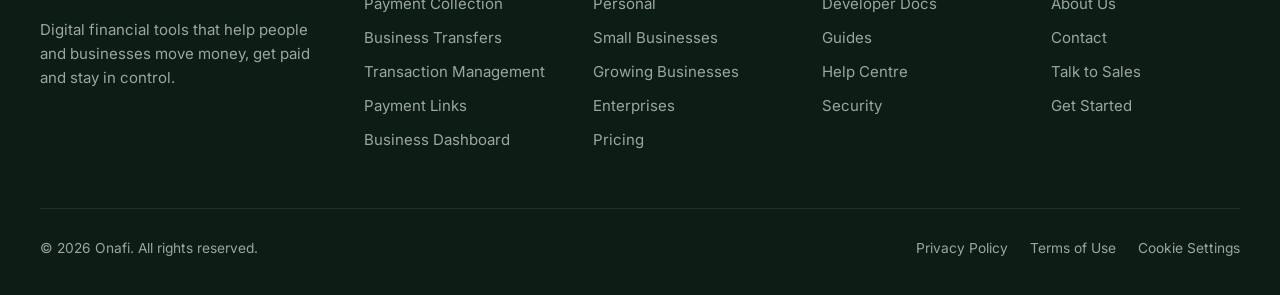
<file: contact.html>
<!doctype html>
<html lang="en">
<head>
  <meta charset="utf-8">
  <meta name="viewport" content="width=device-width, initial-scale=1">
  <title>Contact — Onafi</title>
  <meta name="description" content="Talk to Onafi sales, support or partnerships.">
  <link rel="icon" href="assets/img/favicon.svg" type="image/svg+xml">
  <link rel="preconnect" href="https://fonts.googleapis.com">
  <link rel="preconnect" href="https://fonts.gstatic.com" crossorigin>
  <link href="https://fonts.googleapis.com/css2?family=Inter:wght@400;500;600;700&family=Plus+Jakarta+Sans:wght@600;700;800&family=JetBrains+Mono:wght@400;500&display=swap" rel="stylesheet">
  <link rel="stylesheet" href="assets/css/styles.css">
</head>
<body data-page="contact">
  <header id="site-header"></header>

  <main>
    <section class="hero dark page-hero solo" style="padding-bottom:150px">
      <div class="container">
        <span class="eyebrow">Contact</span>
        <h1>Let’s talk about what you need.</h1>
        <p class="lead">Whether you have a question, need support or want to explore a partnership, our team is here to help.</p>
      </div>
    </section>

    <section class="section" style="padding-top:0;margin-top:-100px;position:relative;z-index:2">
      <div class="container split top">
        <div class="form-card reveal">
          <h2 style="font-size:1.7rem">Send us a message</h2>
          <p class="muted" style="margin-bottom:26px">Fill in the form and the right team will get back to you.</p>
          <form data-demo novalidate>
            <div class="form-grid">
              <div><label for="c-name">Full name</label><input id="c-name" name="name" autocomplete="name" required></div>
              <div><label for="c-email">Work email</label><input id="c-email" name="email" type="email" autocomplete="email" required></div>
              <div><label for="c-company">Company</label><input id="c-company" name="company" autocomplete="organization"></div>
              <div><label for="topic">How can we help?</label>
                <select id="topic" name="topic" required>
                  <option value="general">General enquiry</option>
                  <option value="sales">Talk to Sales</option>
                  <option value="support">Customer support</option>
                  <option value="partnerships">Partnerships &amp; expansion</option>
                </select>
              </div>
              <div class="full"><label for="c-size">Business size</label>
                <select id="c-size" name="size">
                  <option>Just me / personal</option>
                  <option>Small business (1–10)</option>
                  <option>Growing business (11–200)</option>
                  <option>Enterprise (200+)</option>
                </select>
              </div>
              <div class="full"><label for="c-msg">Message</label><textarea id="c-msg" name="message" required placeholder="Tell us a little about what you’re looking for…"></textarea></div>
              <div class="full"><label class="check"><input type="checkbox" required> I agree to Onafi contacting me about my enquiry.</label></div>
              <div class="full"><button class="btn btn-dark btn-block" type="submit">Send Message <i data-icon="arrow"></i></button></div>
            </div>
          </form>
          <div class="form-success" role="status">
            <div class="icon lime"><i data-icon="check"></i></div>
            <h3>Thanks — message received.</h3>
            <p class="muted">Our team will be in touch soon.</p>
          </div>
        </div>

        <div class="reveal contact-side">
          <div class="contact-opt"><span class="icon lime"><i data-icon="briefcase"></i></span><div><b>Sales</b><p>Explore plans, enterprise solutions and custom integrations.</p><a class="link-arrow" href="?topic=sales">Talk to Sales <i data-icon="arrow"></i></a></div></div>
          <div class="contact-opt"><span class="icon"><i data-icon="help"></i></span><div><b>Support</b><p>Questions about your account, payments or transfers.</p><a class="link-arrow" href="resources.html#help">Visit Help Centre <i data-icon="arrow"></i></a></div></div>
          <div class="contact-opt"><span class="icon"><i data-icon="users"></i></span><div><b>Partnerships</b><p>Expanding into African markets or building with us.</p><a class="link-arrow" href="?topic=partnerships">Start a conversation <i data-icon="arrow"></i></a></div></div>
          <div class="contact-opt"><span class="icon"><i data-icon="pin"></i></span><div><b>Office</b><p>Lagos, Nigeria<br>Monday – Friday, 8:00am – 6:00pm WAT</p></div></div>
        </div>
      </div>
    </section>
  </main>

  <footer id="site-footer"></footer>
  <script src="assets/js/main.js"></script>
</body>
</html>
</file>
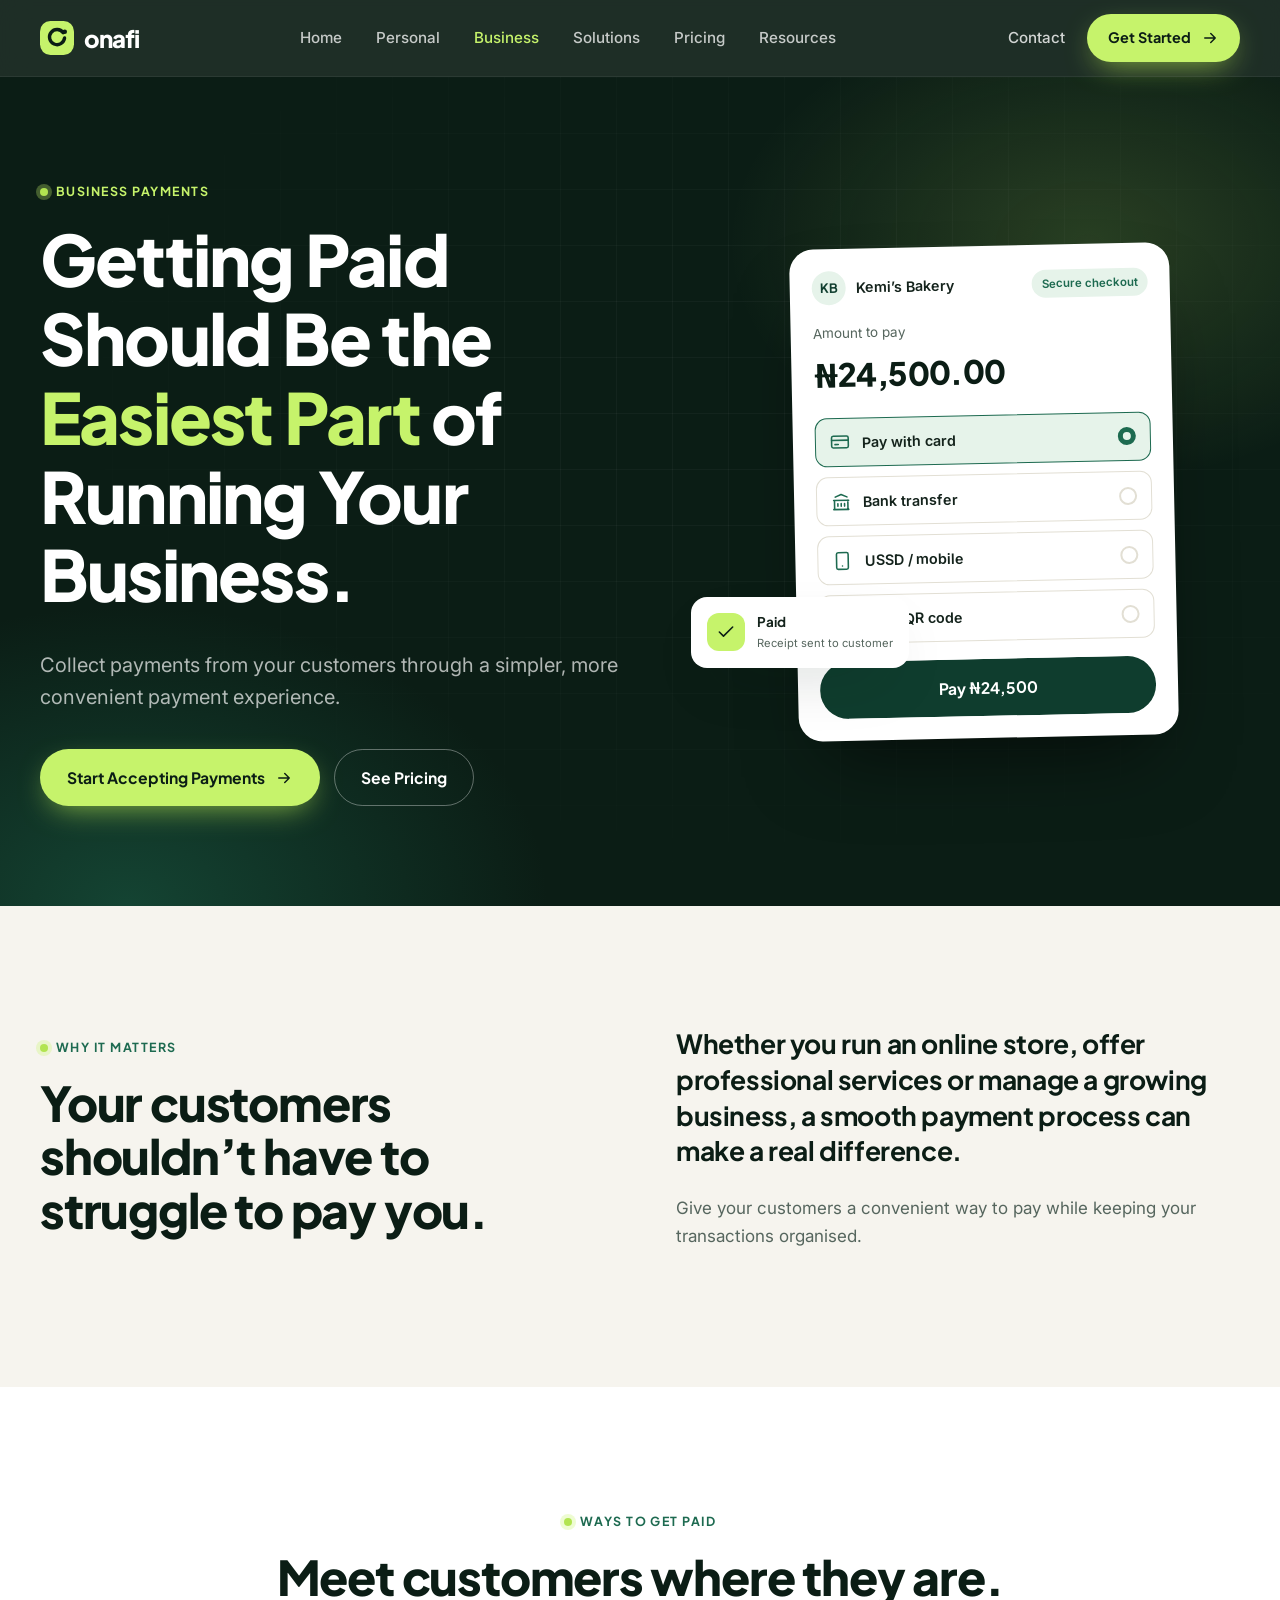
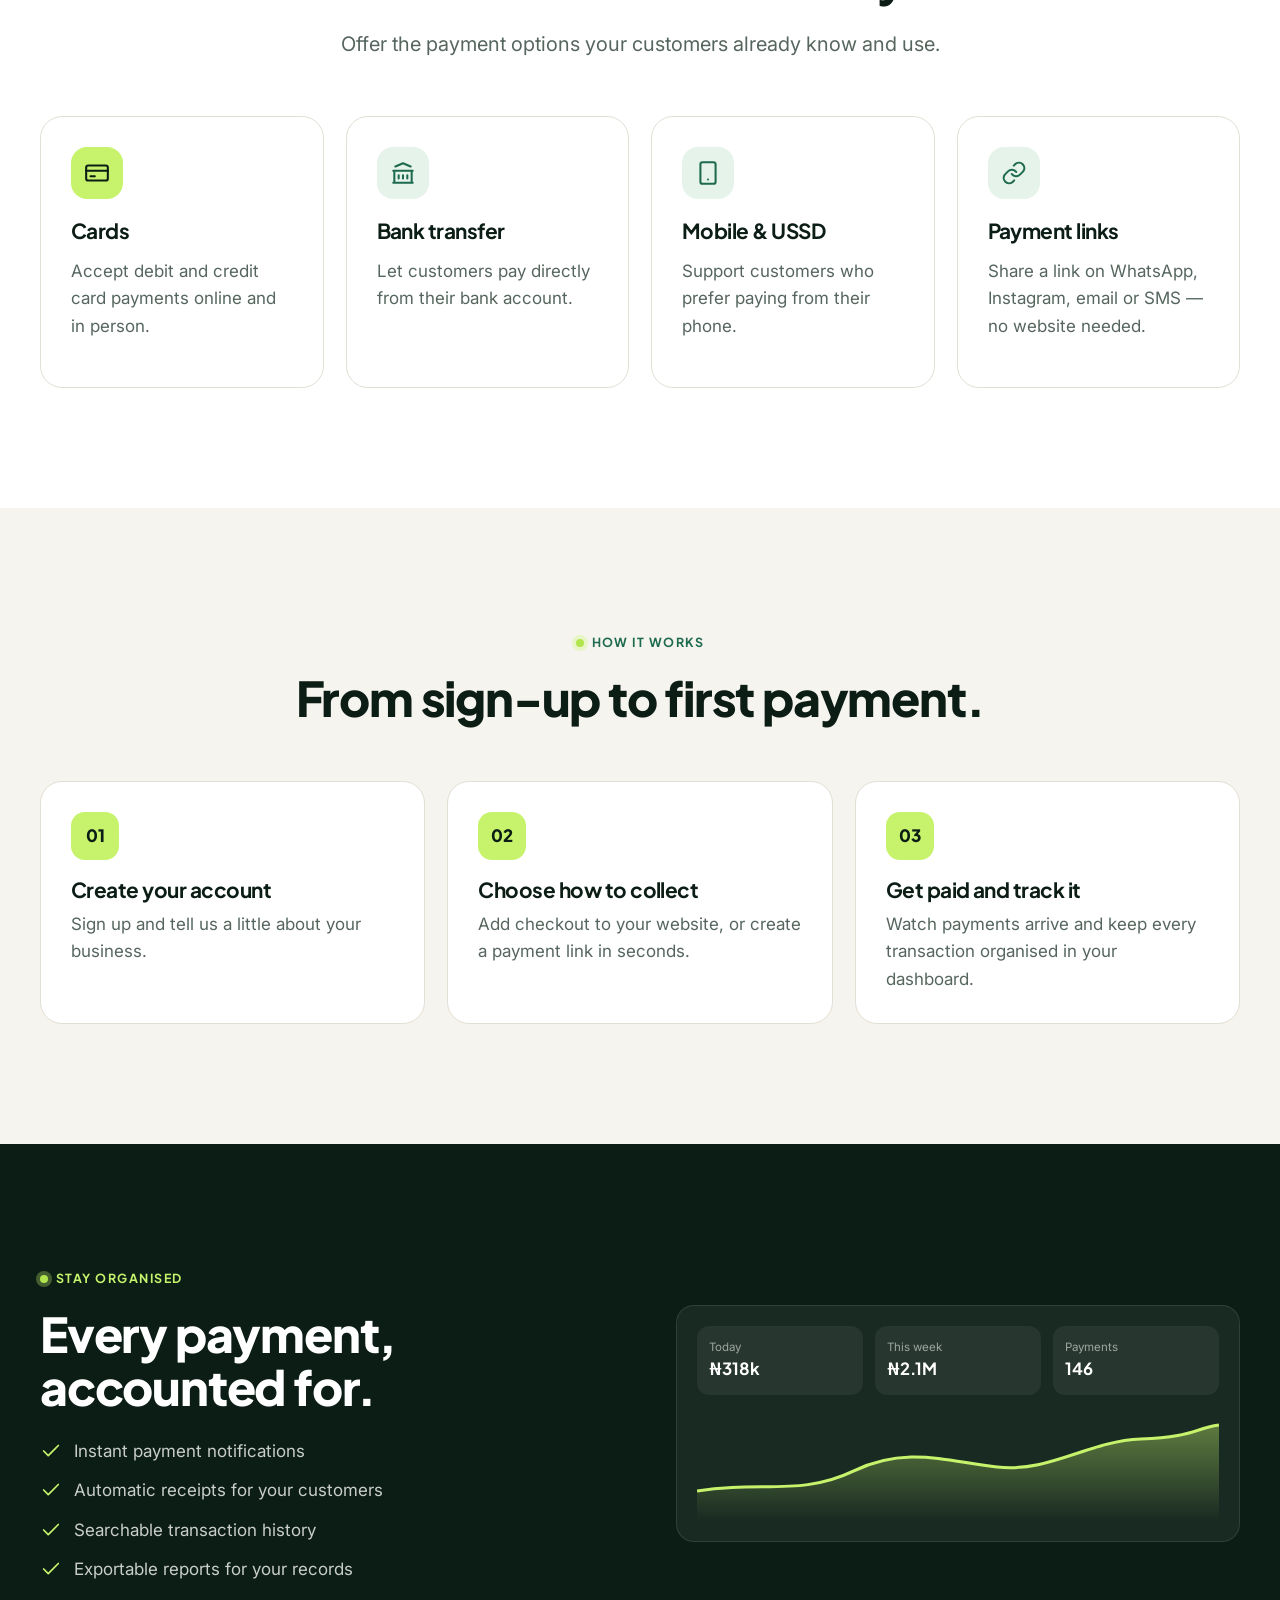
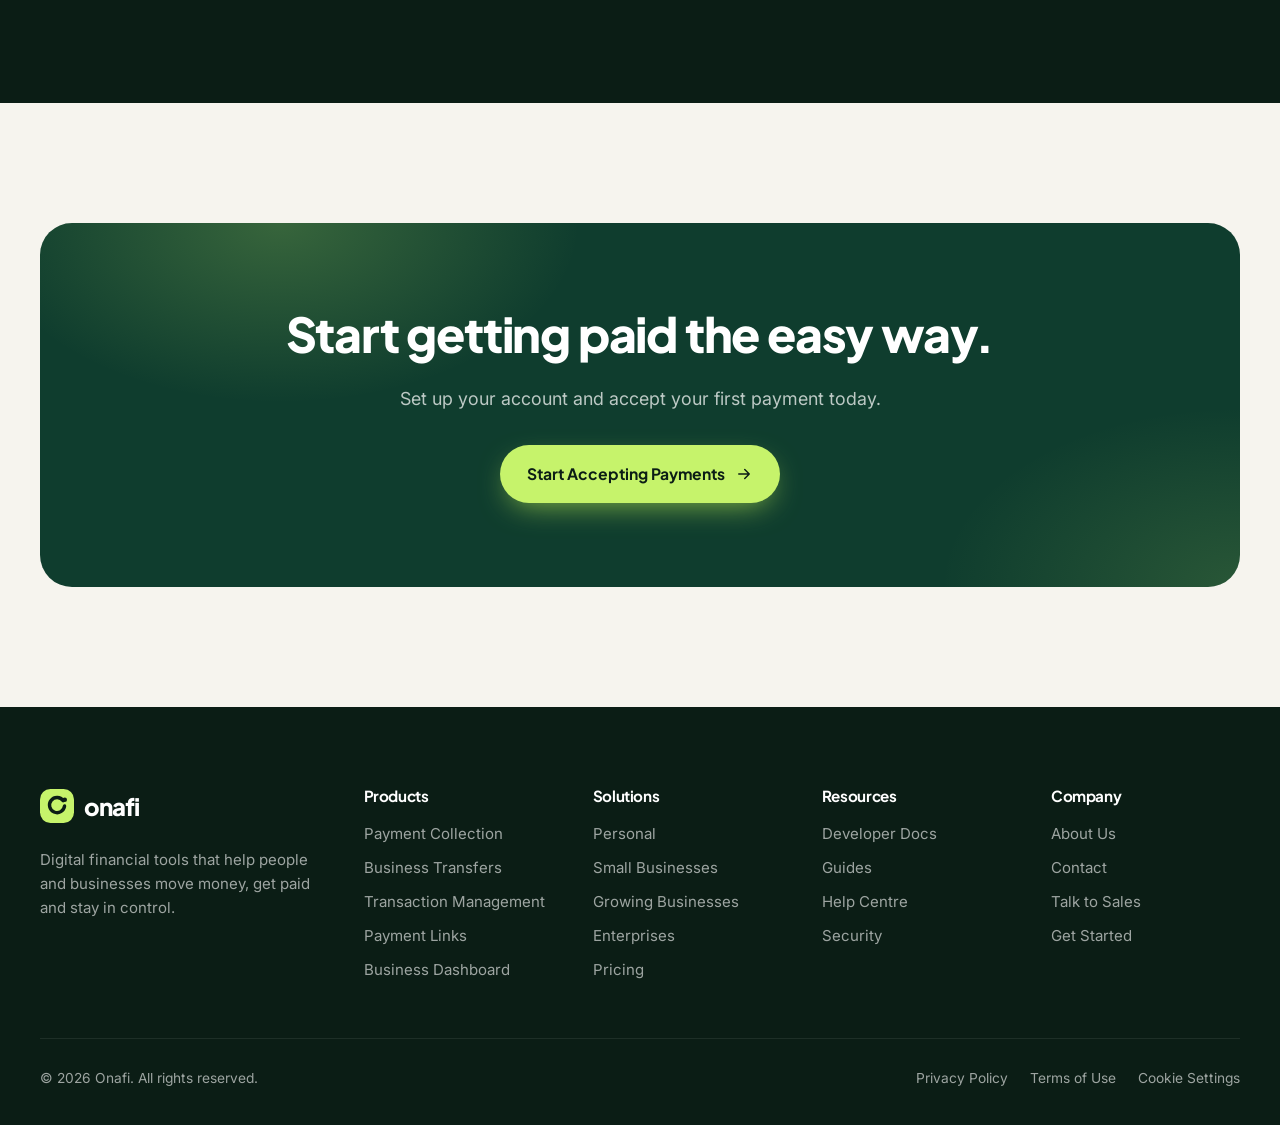
<file: payments.html>
<!doctype html>
<html lang="en">
<head>
  <meta charset="utf-8">
  <meta name="viewport" content="width=device-width, initial-scale=1">
  <title>Business Payments — Onafi</title>
  <meta name="description" content="Collect payments from your customers through a simpler, more convenient payment experience with Onafi.">
  <link rel="icon" href="assets/img/favicon.svg" type="image/svg+xml">
  <link rel="preconnect" href="https://fonts.googleapis.com">
  <link rel="preconnect" href="https://fonts.gstatic.com" crossorigin>
  <link href="https://fonts.googleapis.com/css2?family=Inter:wght@400;500;600;700&family=Plus+Jakarta+Sans:wght@600;700;800&family=JetBrains+Mono:wght@400;500&display=swap" rel="stylesheet">
  <link rel="stylesheet" href="assets/css/styles.css">
</head>
<body data-page="business">
  <header id="site-header"></header>

  <main>
    <section class="hero dark page-hero">
      <div class="container hero-grid">
        <div>
          <span class="eyebrow">Business Payments</span>
          <h1>Getting Paid Should Be the <span class="hl">Easiest Part</span> of Running Your Business.</h1>
          <p class="lead">Collect payments from your customers through a simpler, more convenient payment experience.</p>
          <div class="btn-row">
            <a class="btn btn-primary" href="signup.html?plan=starter">Start Accepting Payments <i data-icon="arrow"></i></a>
            <a class="btn btn-ghost" href="pricing.html">See Pricing</a>
          </div>
        </div>
        <div class="mock reveal" style="display:grid;place-items:center">
          <div class="dash" style="max-width:380px;width:100%">
            <div class="dash-head">
              <div class="who"><span class="avatar">KB</span>Kemi’s Bakery</div>
              <span class="pill">Secure checkout</span>
            </div>
            <p style="margin:0 0 4px;font-size:.85rem;color:var(--muted)">Amount to pay</p>
            <p style="font-family:var(--font-head);font-weight:800;font-size:2rem;color:var(--ink);margin:0 0 18px;letter-spacing:-.02em">₦24,500.00</p>
            <div class="method sel"><i data-icon="card"></i>Pay with card<span class="radio"></span></div>
            <div class="method"><i data-icon="bank"></i>Bank transfer<span class="radio"></span></div>
            <div class="method"><i data-icon="mobile"></i>USSD / mobile<span class="radio"></span></div>
            <div class="method"><i data-icon="qr"></i>Scan QR code<span class="radio"></span></div>
            <a class="btn btn-dark btn-block" href="#how" style="margin-top:8px">Pay ₦24,500</a>
          </div>
          <div class="float-card one"><span class="ic"><i data-icon="check"></i></span><div><b>Paid</b><small>Receipt sent to customer</small></div></div>
        </div>
      </div>
    </section>

    <section class="section">
      <div class="container split">
        <div class="reveal">
          <span class="eyebrow">Why it matters</span>
          <h2>Your customers shouldn’t have to struggle to pay you.</h2>
        </div>
        <div class="reveal">
          <p class="big-quote">Whether you run an online store, offer professional services or manage a growing business, a smooth payment process can make a real difference.</p>
          <p class="muted">Give your customers a convenient way to pay while keeping your transactions organised.</p>
        </div>
      </div>
    </section>

    <section class="section" style="background:var(--paper)">
      <div class="container">
        <div class="section-head center reveal">
          <span class="eyebrow">Ways to get paid</span>
          <h2>Meet customers where they are.</h2>
          <p class="lead">Offer the payment options your customers already know and use.</p>
        </div>
        <div class="grid grid-4">
          <article class="card reveal"><div class="icon lime"><i data-icon="card"></i></div><h3>Cards</h3><p>Accept debit and credit card payments online and in person.</p></article>
          <article class="card reveal"><div class="icon"><i data-icon="bank"></i></div><h3>Bank transfer</h3><p>Let customers pay directly from their bank account.</p></article>
          <article class="card reveal"><div class="icon"><i data-icon="mobile"></i></div><h3>Mobile &amp; USSD</h3><p>Support customers who prefer paying from their phone.</p></article>
          <article class="card reveal"><div class="icon"><i data-icon="link"></i></div><h3>Payment links</h3><p>Share a link on WhatsApp, Instagram, email or SMS — no website needed.</p></article>
        </div>
      </div>
    </section>

    <section class="section" id="how">
      <div class="container">
        <div class="section-head center reveal">
          <span class="eyebrow">How it works</span>
          <h2>From sign-up to first payment.</h2>
        </div>
        <div class="steps">
          <div class="step reveal"><h3>Create your account</h3><p>Sign up and tell us a little about your business.</p></div>
          <div class="step reveal"><h3>Choose how to collect</h3><p>Add checkout to your website, or create a payment link in seconds.</p></div>
          <div class="step reveal"><h3>Get paid and track it</h3><p>Watch payments arrive and keep every transaction organised in your dashboard.</p></div>
        </div>
      </div>
    </section>

    <section class="section dark">
      <div class="container split">
        <div class="reveal">
          <span class="eyebrow">Stay organised</span>
          <h2>Every payment, accounted for.</h2>
          <ul class="feature-list" style="margin-top:24px">
            <li><i data-icon="check"></i>Instant payment notifications</li>
            <li><i data-icon="check"></i>Automatic receipts for your customers</li>
            <li><i data-icon="check"></i>Searchable transaction history</li>
            <li><i data-icon="check"></i>Exportable reports for your records</li>
          </ul>
        </div>
        <div class="reveal">
          <div class="mini-dash">
            <div class="mini-stats">
              <div><small>Today</small><b>₦318k</b></div>
              <div><small>This week</small><b>₦2.1M</b></div>
              <div><small>Payments</small><b>146</b></div>
            </div>
            <svg class="line" viewBox="0 0 400 110" preserveAspectRatio="none" aria-hidden="true">
              <defs><linearGradient id="g2" x1="0" x2="0" y1="0" y2="1"><stop offset="0" stop-color="#C6F36B" stop-opacity=".4"/><stop offset="1" stop-color="#C6F36B" stop-opacity="0"/></linearGradient></defs>
              <path d="M0 80 C50 70 80 85 120 60 S190 50 230 56 S300 30 340 28 S380 18 400 14 L400 110 L0 110Z" fill="url(#g2)"/>
              <path d="M0 80 C50 70 80 85 120 60 S190 50 230 56 S300 30 340 28 S380 18 400 14" fill="none" stroke="#C6F36B" stroke-width="3"/>
            </svg>
          </div>
        </div>
      </div>
    </section>

    <section class="section">
      <div class="container">
        <div class="cta-band reveal">
          <h2>Start getting paid the easy way.</h2>
          <p>Set up your account and accept your first payment today.</p>
          <div class="btn-row"><a class="btn btn-primary" href="signup.html?plan=starter">Start Accepting Payments <i data-icon="arrow"></i></a></div>
        </div>
      </div>
    </section>
  </main>

  <footer id="site-footer"></footer>
  <script src="assets/js/main.js"></script>
</body>
</html>
</file>
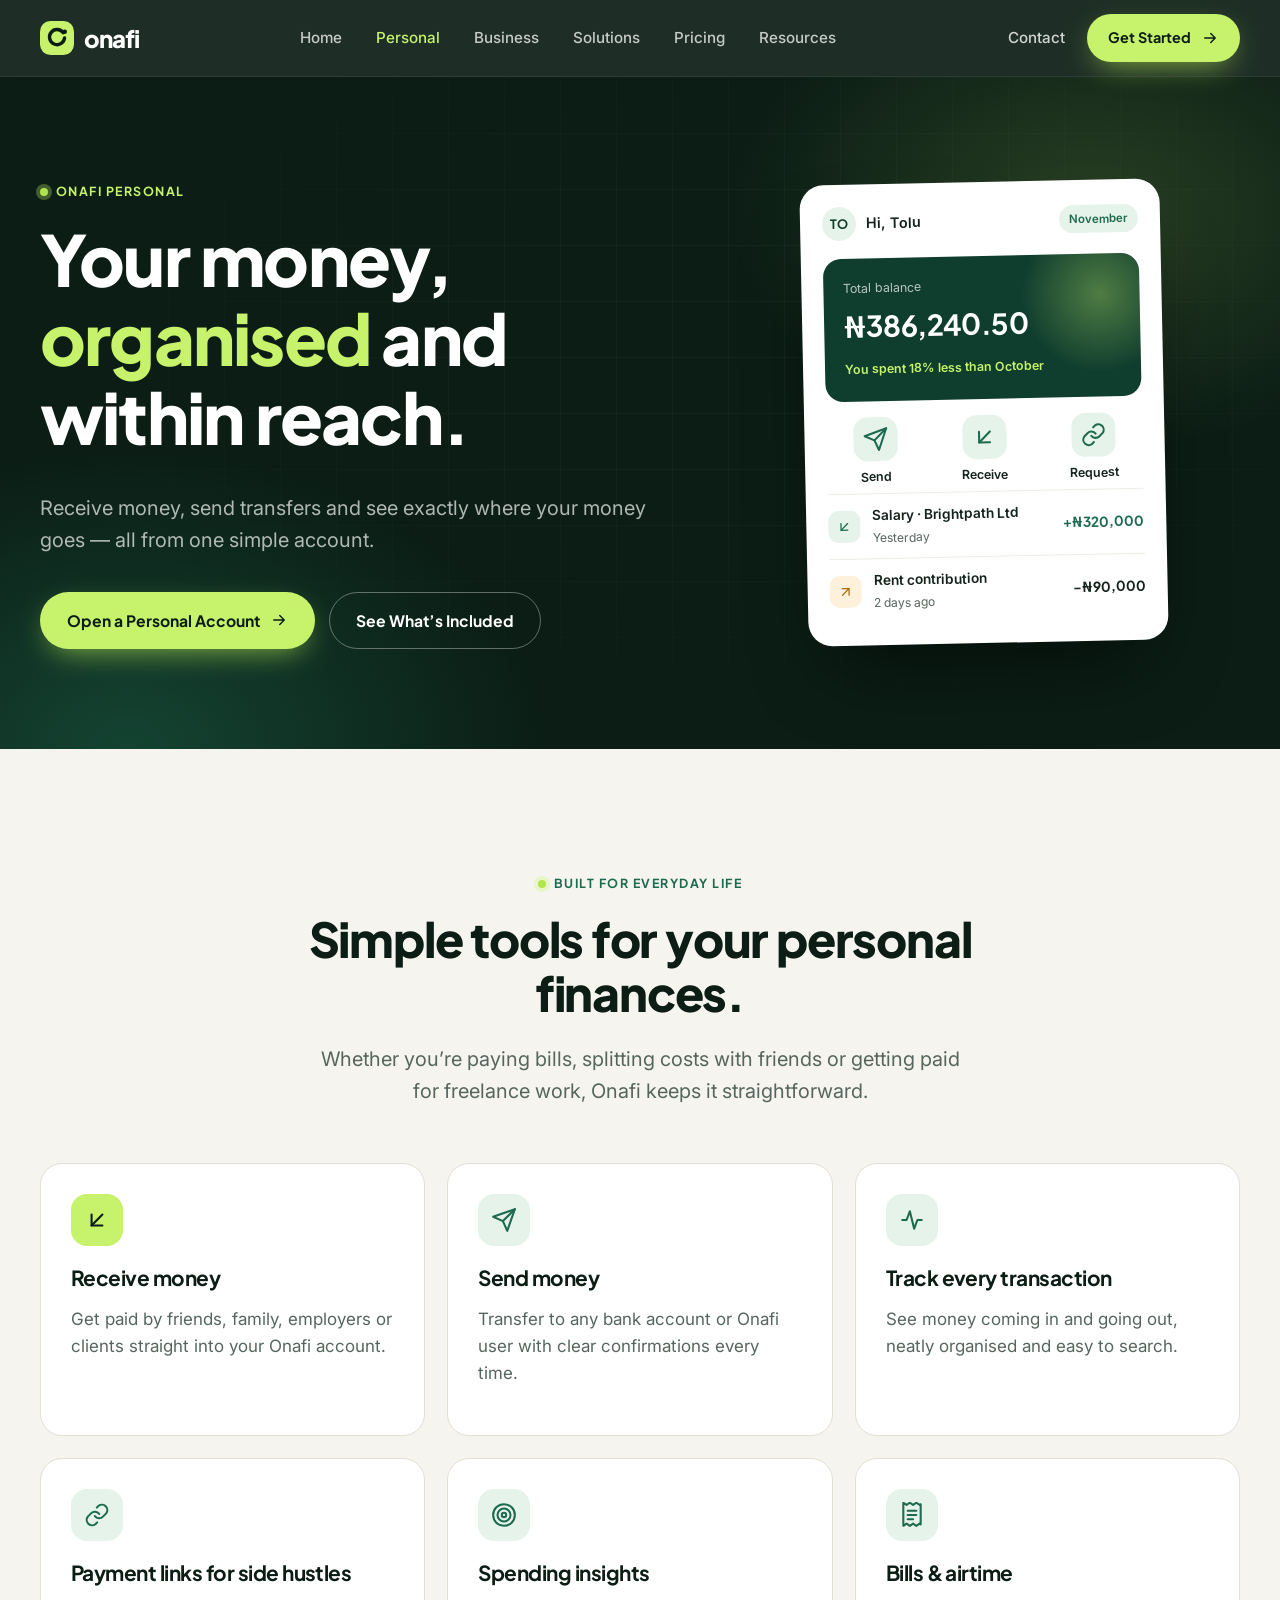
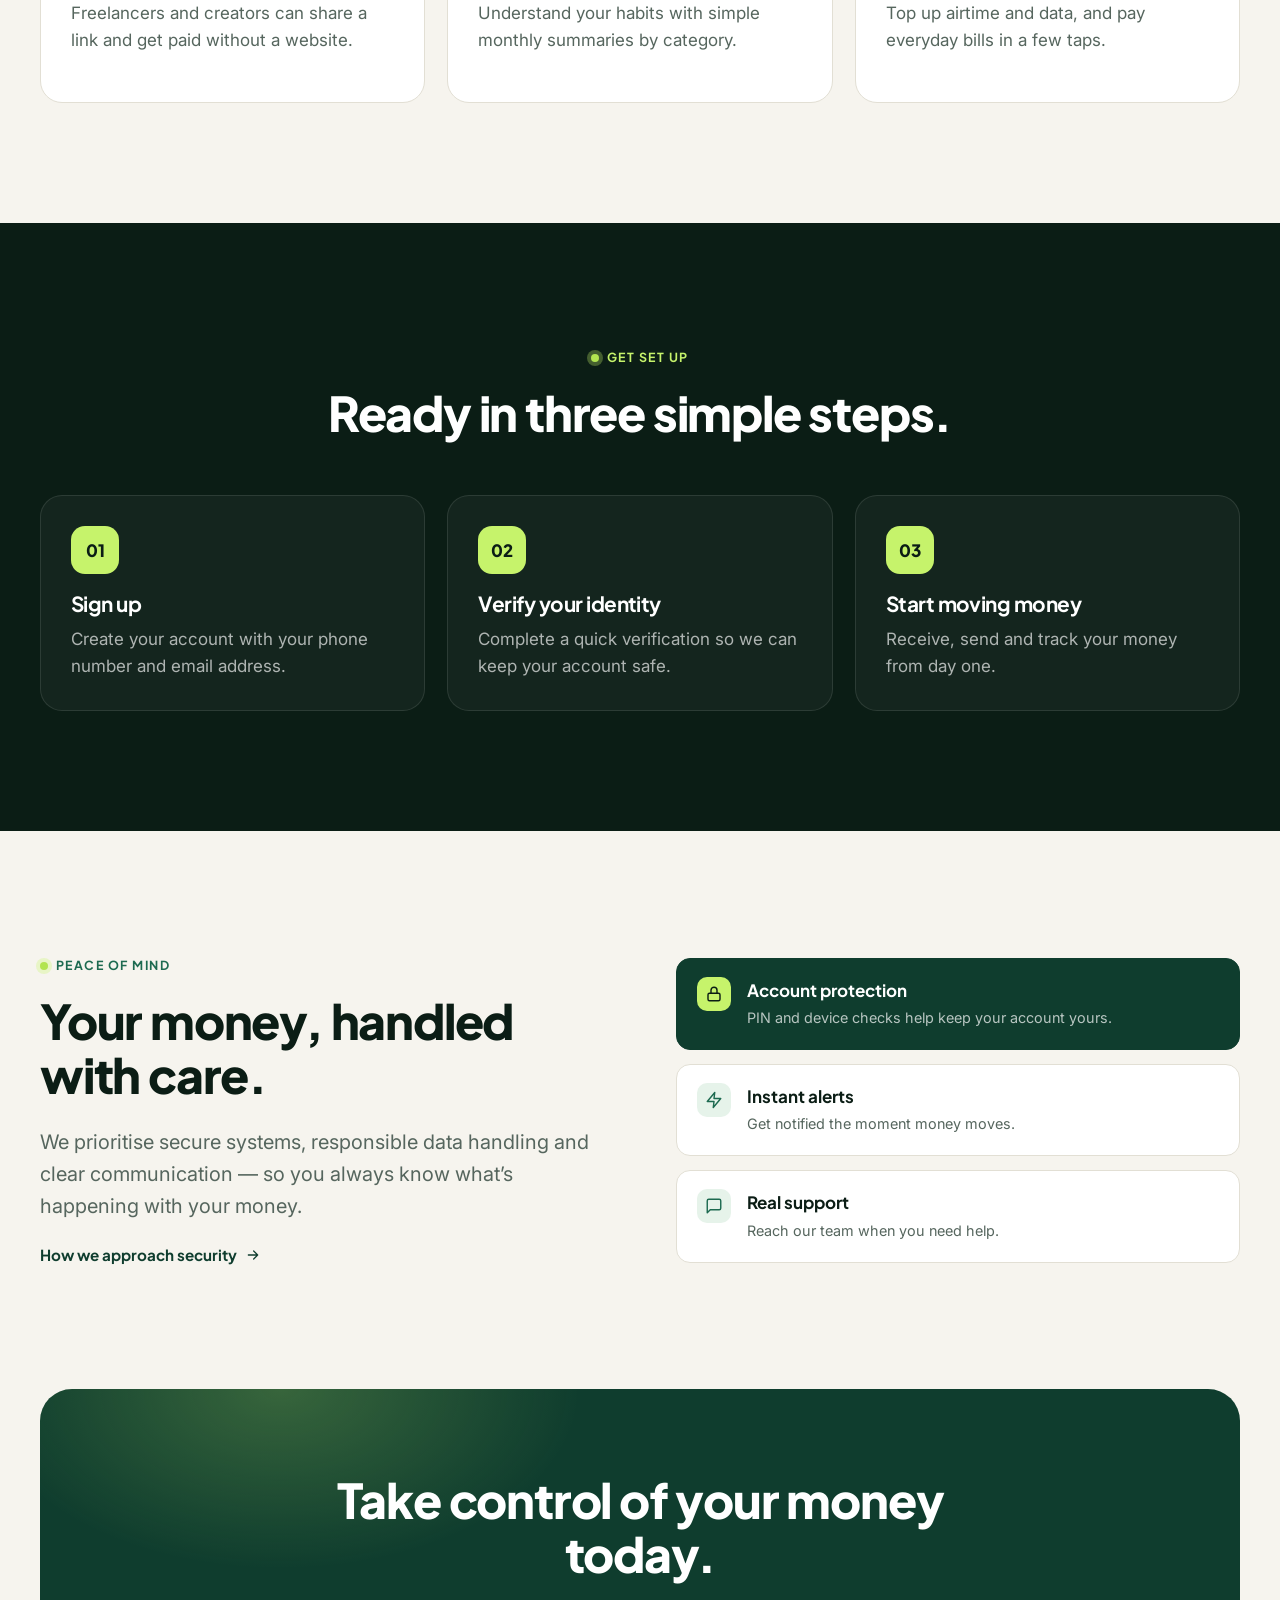
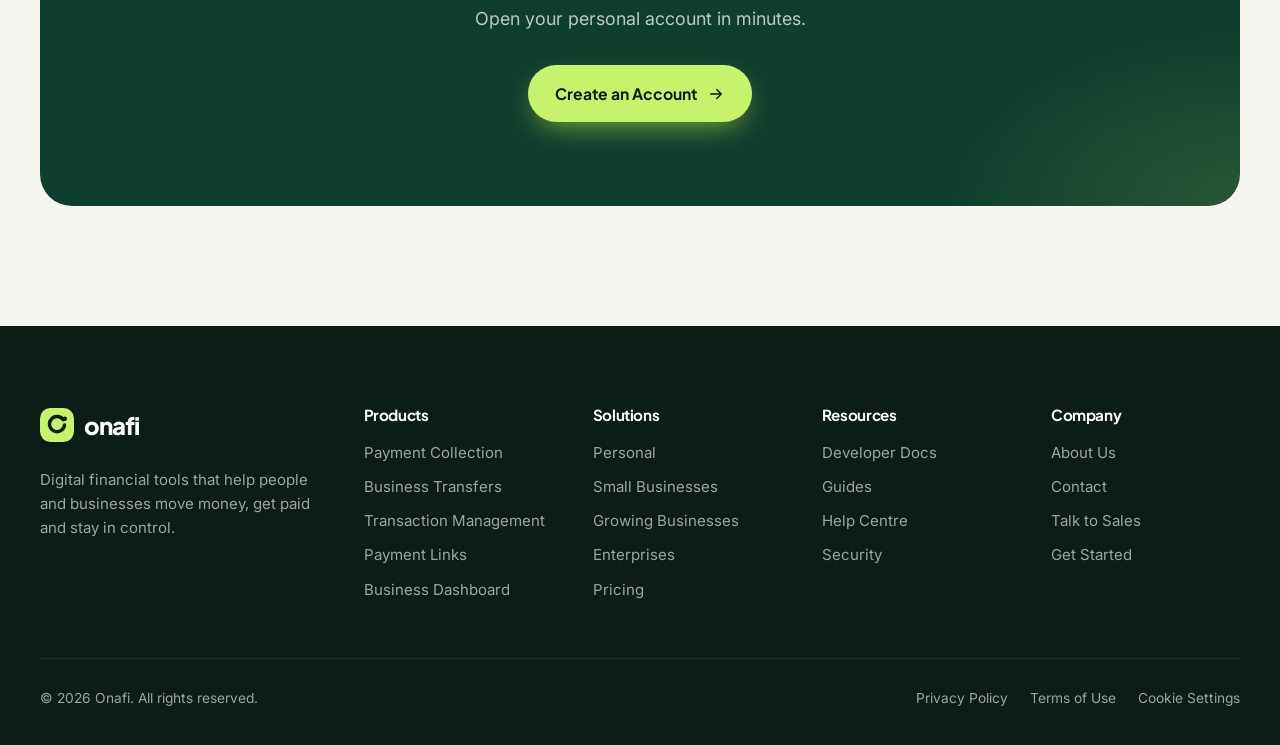
<file: personal.html>
<!doctype html>
<html lang="en">
<head>
  <meta charset="utf-8">
  <meta name="viewport" content="width=device-width, initial-scale=1">
  <title>Personal — Onafi</title>
  <meta name="description" content="Receive money, send transfers and keep track of your personal finances with Onafi.">
  <link rel="icon" href="assets/img/favicon.svg" type="image/svg+xml">
  <link rel="preconnect" href="https://fonts.googleapis.com">
  <link rel="preconnect" href="https://fonts.gstatic.com" crossorigin>
  <link href="https://fonts.googleapis.com/css2?family=Inter:wght@400;500;600;700&family=Plus+Jakarta+Sans:wght@600;700;800&family=JetBrains+Mono:wght@400;500&display=swap" rel="stylesheet">
  <link rel="stylesheet" href="assets/css/styles.css">
</head>
<body data-page="personal">
  <header id="site-header"></header>

  <main>
    <section class="hero dark page-hero">
      <div class="container hero-grid">
        <div>
          <span class="eyebrow">Onafi Personal</span>
          <h1>Your money, <span class="hl">organised</span> and within reach.</h1>
          <p class="lead">Receive money, send transfers and see exactly where your money goes — all from one simple account.</p>
          <div class="btn-row">
            <a class="btn btn-primary" href="signup.html?plan=personal">Open a Personal Account <i data-icon="arrow"></i></a>
            <a class="btn btn-ghost" href="#features">See What’s Included</a>
          </div>
        </div>
        <div class="mock reveal" style="display:grid;place-items:center">
          <div class="dash" style="max-width:360px;width:100%">
            <div class="dash-head">
              <div class="who"><span class="avatar">TO</span>Hi, Tolu</div>
              <span class="pill">November</span>
            </div>
            <div class="balance">
              <small>Total balance</small>
              <strong>₦386,240.50</strong>
              <span class="up">You spent 18% less than October</span>
            </div>
            <div style="display:grid;grid-template-columns:repeat(3,1fr);gap:10px;margin:16px 0 6px;text-align:center;font-size:.78rem;font-weight:600">
              <div><span class="icon" style="margin:0 auto 6px;width:44px;height:44px;border-radius:14px"><i data-icon="send"></i></span>Send</div>
              <div><span class="icon" style="margin:0 auto 6px;width:44px;height:44px;border-radius:14px"><i data-icon="in"></i></span>Receive</div>
              <div><span class="icon" style="margin:0 auto 6px;width:44px;height:44px;border-radius:14px"><i data-icon="link"></i></span>Request</div>
            </div>
            <ul class="tx">
              <li><span class="ic in"><i data-icon="in"></i></span><span class="meta"><b>Salary · Brightpath Ltd</b><small>Yesterday</small></span><span class="amt in">+₦320,000</span></li>
              <li><span class="ic out"><i data-icon="out"></i></span><span class="meta"><b>Rent contribution</b><small>2 days ago</small></span><span class="amt">−₦90,000</span></li>
            </ul>
          </div>
        </div>
      </div>
    </section>

    <section class="section" id="features">
      <div class="container">
        <div class="section-head center reveal">
          <span class="eyebrow">Built for everyday life</span>
          <h2>Simple tools for your personal finances.</h2>
          <p class="lead">Whether you’re paying bills, splitting costs with friends or getting paid for freelance work, Onafi keeps it straightforward.</p>
        </div>
        <div class="grid grid-3">
          <article class="card reveal"><div class="icon lime"><i data-icon="in"></i></div><h3>Receive money</h3><p>Get paid by friends, family, employers or clients straight into your Onafi account.</p></article>
          <article class="card reveal"><div class="icon"><i data-icon="send"></i></div><h3>Send money</h3><p>Transfer to any bank account or Onafi user with clear confirmations every time.</p></article>
          <article class="card reveal"><div class="icon"><i data-icon="activity"></i></div><h3>Track every transaction</h3><p>See money coming in and going out, neatly organised and easy to search.</p></article>
          <article class="card reveal"><div class="icon"><i data-icon="link"></i></div><h3>Payment links for side hustles</h3><p>Freelancers and creators can share a link and get paid without a website.</p></article>
          <article class="card reveal"><div class="icon"><i data-icon="target"></i></div><h3>Spending insights</h3><p>Understand your habits with simple monthly summaries by category.</p></article>
          <article class="card reveal"><div class="icon"><i data-icon="receipt"></i></div><h3>Bills &amp; airtime</h3><p>Top up airtime and data, and pay everyday bills in a few taps.</p></article>
        </div>
      </div>
    </section>

    <section class="section dark">
      <div class="container">
        <div class="section-head center reveal">
          <span class="eyebrow">Get set up</span>
          <h2>Ready in three simple steps.</h2>
        </div>
        <div class="steps">
          <div class="step reveal"><h3>Sign up</h3><p>Create your account with your phone number and email address.</p></div>
          <div class="step reveal"><h3>Verify your identity</h3><p>Complete a quick verification so we can keep your account safe.</p></div>
          <div class="step reveal"><h3>Start moving money</h3><p>Receive, send and track your money from day one.</p></div>
        </div>
      </div>
    </section>

    <section class="section">
      <div class="container split">
        <div class="reveal">
          <span class="eyebrow">Peace of mind</span>
          <h2>Your money, handled with care.</h2>
          <p class="lead">We prioritise secure systems, responsible data handling and clear communication — so you always know what’s happening with your money.</p>
          <a class="link-arrow" href="index.html#security">How we approach security <i data-icon="arrow"></i></a>
        </div>
        <div class="pain-list reveal">
          <div class="pain good"><span class="x"><i data-icon="lock"></i></span><div><b>Account protection</b><small>PIN and device checks help keep your account yours.</small></div></div>
          <div class="pain"><span class="x" style="background:var(--mint);color:var(--forest-3)"><i data-icon="zap"></i></span><div><b>Instant alerts</b><small>Get notified the moment money moves.</small></div></div>
          <div class="pain"><span class="x" style="background:var(--mint);color:var(--forest-3)"><i data-icon="chat"></i></span><div><b>Real support</b><small>Reach our team when you need help.</small></div></div>
        </div>
      </div>
    </section>

    <section class="section" style="padding-top:0">
      <div class="container">
        <div class="cta-band reveal">
          <h2>Take control of your money today.</h2>
          <p>Open your personal account in minutes.</p>
          <div class="btn-row"><a class="btn btn-primary" href="signup.html?plan=personal">Create an Account <i data-icon="arrow"></i></a></div>
        </div>
      </div>
    </section>
  </main>

  <footer id="site-footer"></footer>
  <script src="assets/js/main.js"></script>
</body>
</html>
</file>
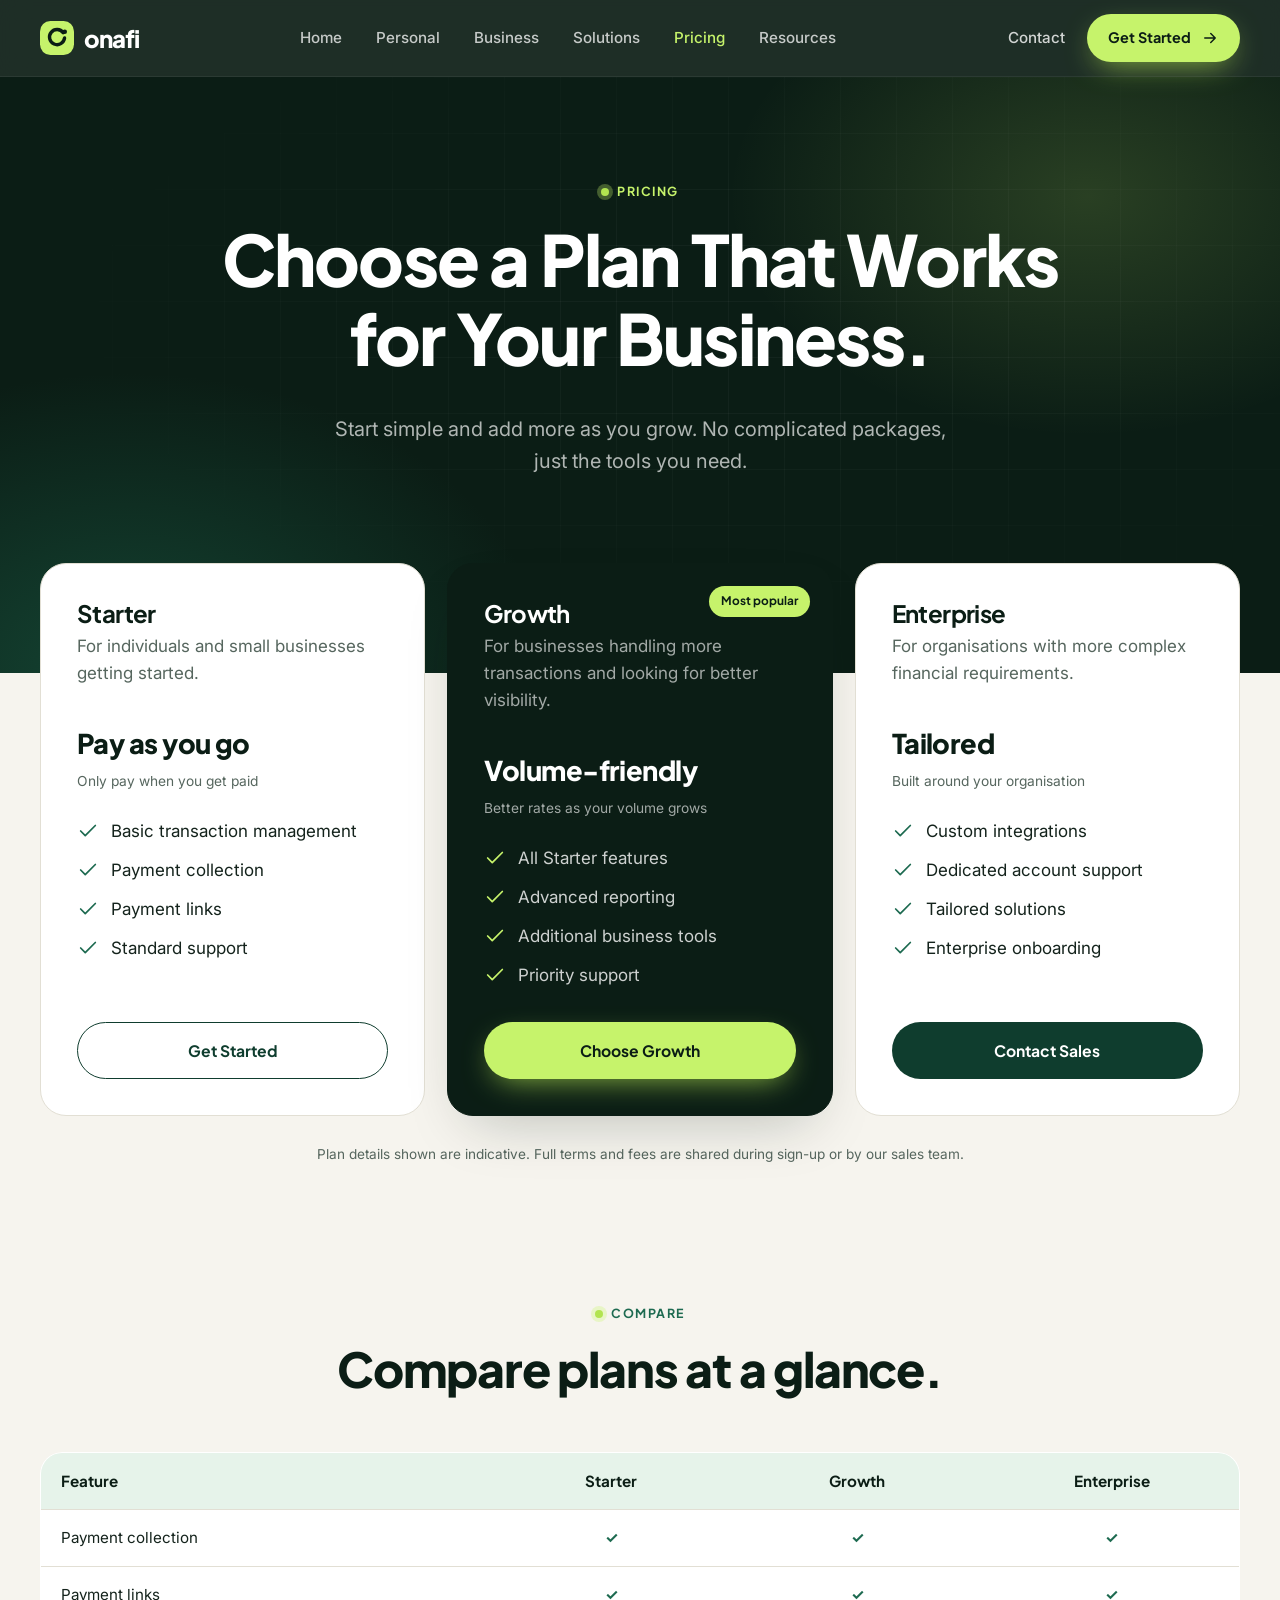
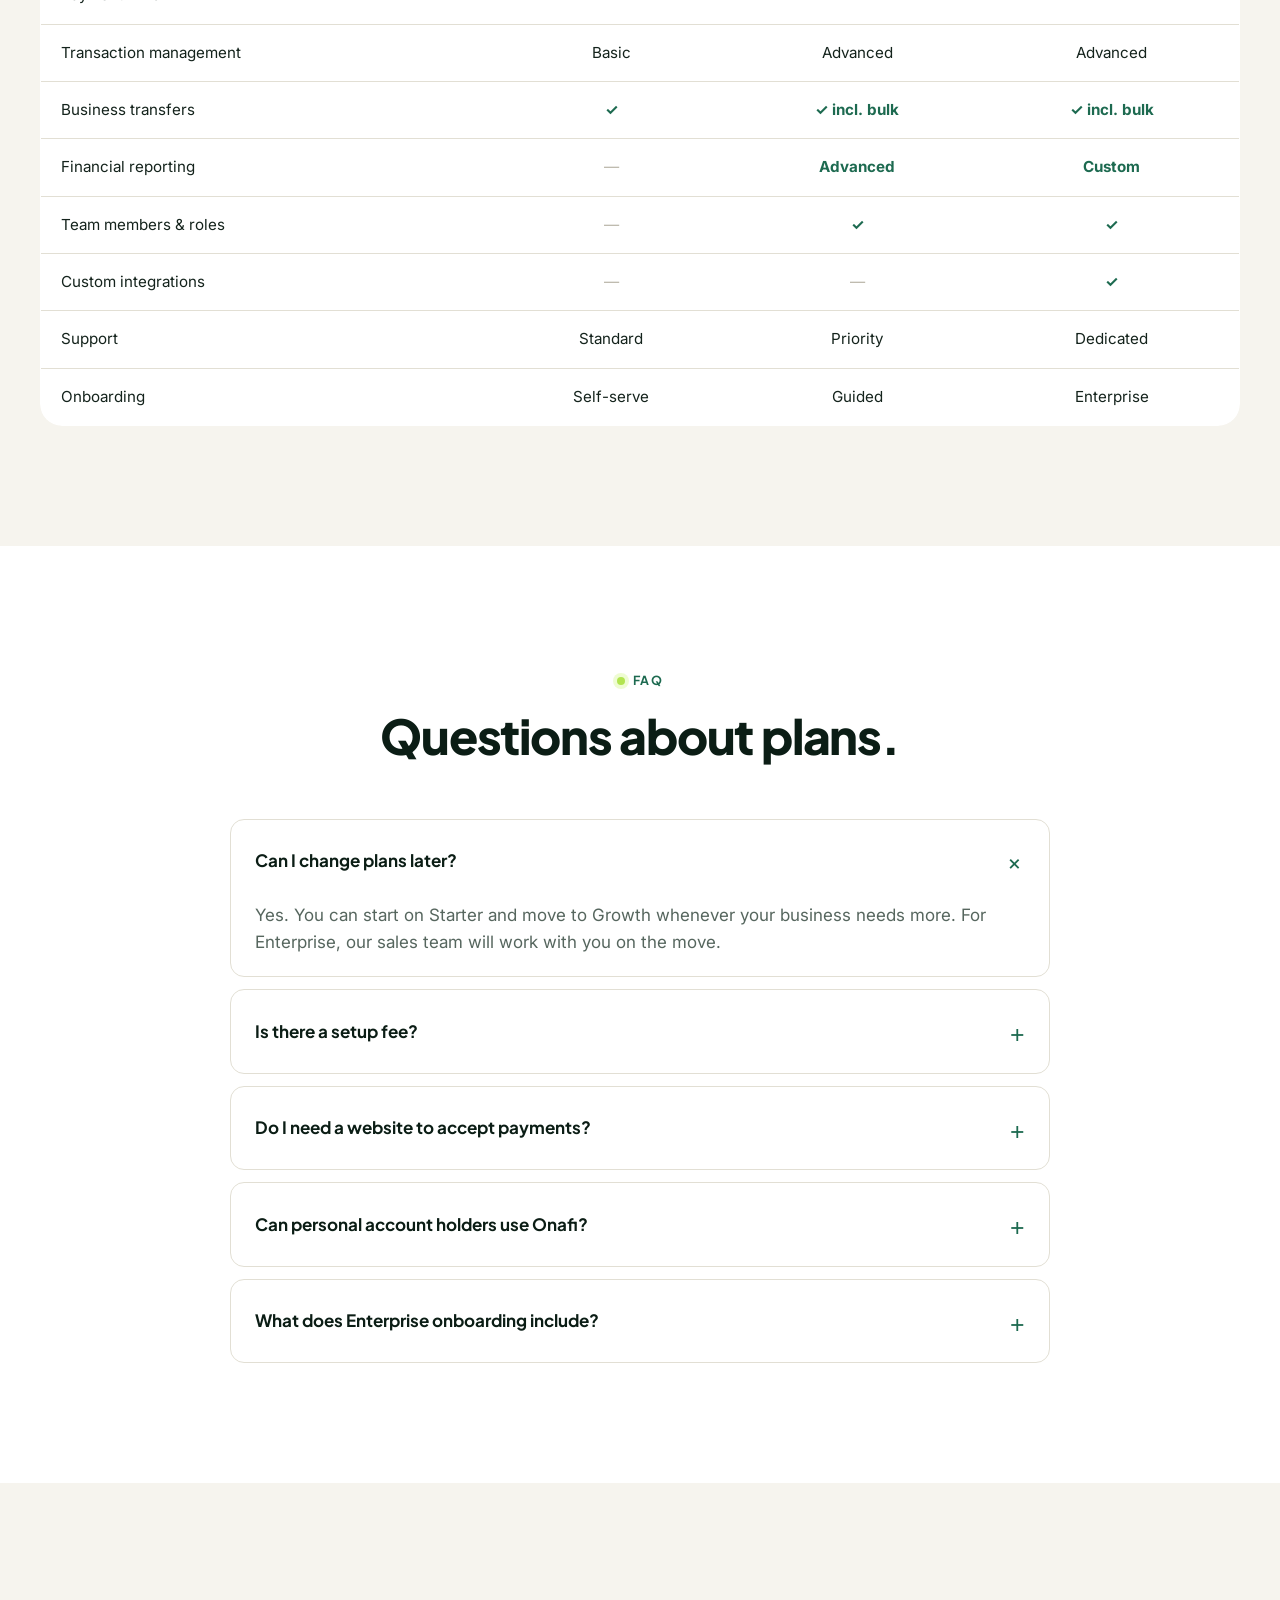
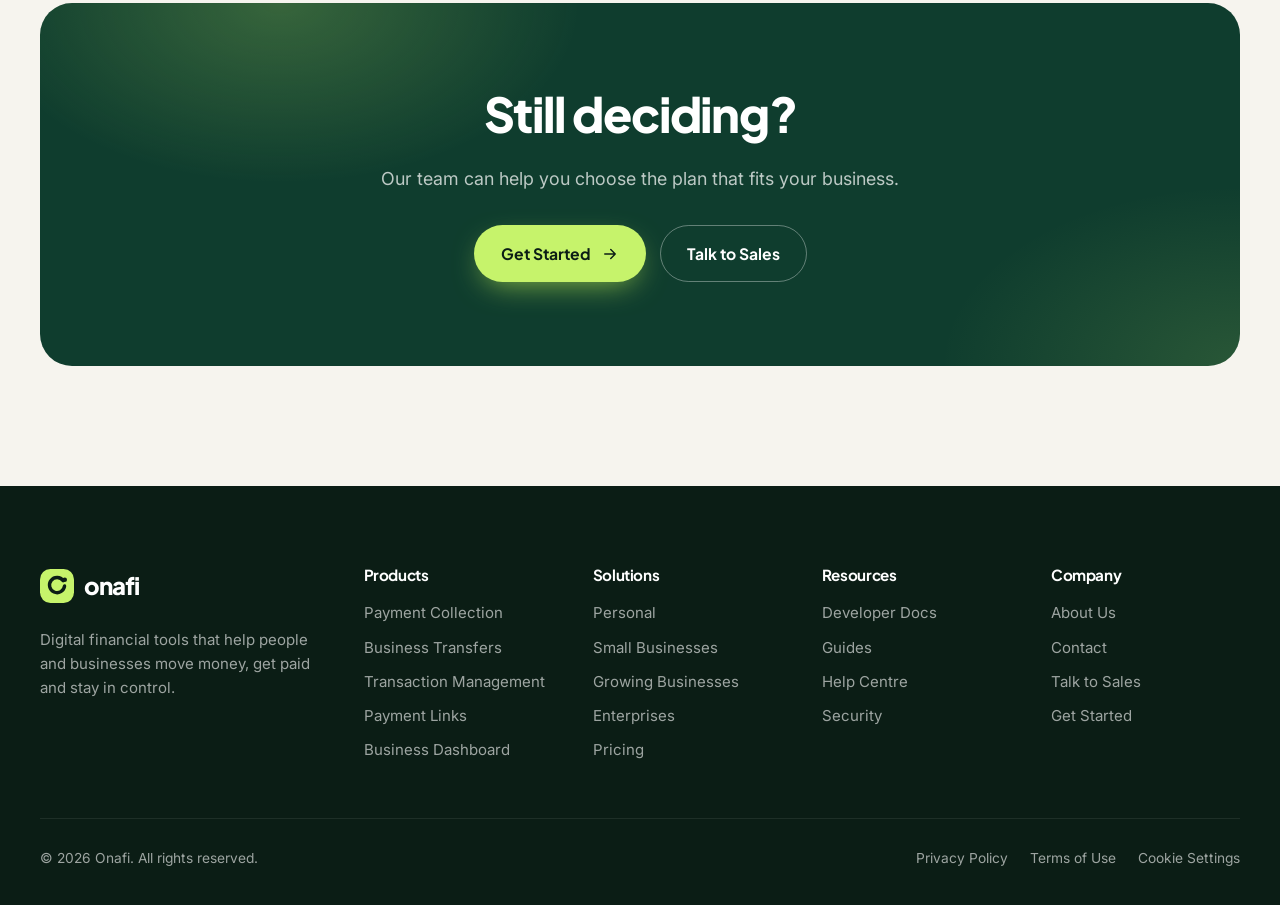
<file: pricing.html>
<!doctype html>
<html lang="en">
<head>
  <meta charset="utf-8">
  <meta name="viewport" content="width=device-width, initial-scale=1">
  <title>Pricing — Onafi</title>
  <meta name="description" content="Choose an Onafi plan that works for your business: Starter, Growth or Enterprise.">
  <link rel="icon" href="assets/img/favicon.svg" type="image/svg+xml">
  <link rel="preconnect" href="https://fonts.googleapis.com">
  <link rel="preconnect" href="https://fonts.gstatic.com" crossorigin>
  <link href="https://fonts.googleapis.com/css2?family=Inter:wght@400;500;600;700&family=Plus+Jakarta+Sans:wght@600;700;800&family=JetBrains+Mono:wght@400;500&display=swap" rel="stylesheet">
  <link rel="stylesheet" href="assets/css/styles.css">
</head>
<body data-page="pricing">
  <header id="site-header"></header>

  <main>
    <section class="hero dark page-hero solo" style="padding-bottom:160px">
      <div class="container">
        <span class="eyebrow">Pricing</span>
        <h1>Choose a Plan That Works for Your Business.</h1>
        <p class="lead">Start simple and add more as you grow. No complicated packages, just the tools you need.</p>
      </div>
    </section>

    <section class="section" style="padding-top:0;margin-top:-110px;position:relative;z-index:2">
      <div class="container">
        <!-- Portfolio note: these are proposed package structures, not actual financial product terms or prices. -->
        <div class="plans">
          <article class="plan reveal">
            <h3>Starter</h3>
            <p class="for">For individuals and small businesses getting started.</p>
            <div class="price">Pay as you go</div>
            <div class="price-sub">Only pay when you get paid</div>
            <ul class="feature-list">
              <li><i data-icon="check"></i>Basic transaction management</li>
              <li><i data-icon="check"></i>Payment collection</li>
              <li><i data-icon="check"></i>Payment links</li>
              <li><i data-icon="check"></i>Standard support</li>
            </ul>
            <a class="btn btn-outline btn-block" href="signup.html?plan=starter">Get Started</a>
          </article>

          <article class="plan featured reveal">
            <span class="badge">Most popular</span>
            <h3>Growth</h3>
            <p class="for">For businesses handling more transactions and looking for better visibility.</p>
            <div class="price">Volume-friendly</div>
            <div class="price-sub">Better rates as your volume grows</div>
            <ul class="feature-list">
              <li><i data-icon="check"></i>All Starter features</li>
              <li><i data-icon="check"></i>Advanced reporting</li>
              <li><i data-icon="check"></i>Additional business tools</li>
              <li><i data-icon="check"></i>Priority support</li>
            </ul>
            <a class="btn btn-primary btn-block" href="signup.html?plan=growth">Choose Growth</a>
          </article>

          <article class="plan reveal">
            <h3>Enterprise</h3>
            <p class="for">For organisations with more complex financial requirements.</p>
            <div class="price">Tailored</div>
            <div class="price-sub">Built around your organisation</div>
            <ul class="feature-list">
              <li><i data-icon="check"></i>Custom integrations</li>
              <li><i data-icon="check"></i>Dedicated account support</li>
              <li><i data-icon="check"></i>Tailored solutions</li>
              <li><i data-icon="check"></i>Enterprise onboarding</li>
            </ul>
            <a class="btn btn-dark btn-block" href="contact.html?topic=sales">Contact Sales</a>
          </article>
        </div>
        <p class="fine center" style="margin-top:28px">Plan details shown are indicative. Full terms and fees are shared during sign-up or by our sales team.</p>
      </div>
    </section>

    <section class="section" style="padding-top:0">
      <div class="container">
        <div class="section-head center reveal">
          <span class="eyebrow">Compare</span>
          <h2>Compare plans at a glance.</h2>
        </div>
        <div class="table-wrap reveal">
          <table class="compare">
            <thead><tr><th>Feature</th><th>Starter</th><th>Growth</th><th>Enterprise</th></tr></thead>
            <tbody>
              <tr><td>Payment collection</td><td class="yes">✓</td><td class="yes">✓</td><td class="yes">✓</td></tr>
              <tr><td>Payment links</td><td class="yes">✓</td><td class="yes">✓</td><td class="yes">✓</td></tr>
              <tr><td>Transaction management</td><td>Basic</td><td>Advanced</td><td>Advanced</td></tr>
              <tr><td>Business transfers</td><td class="yes">✓</td><td class="yes">✓ incl. bulk</td><td class="yes">✓ incl. bulk</td></tr>
              <tr><td>Financial reporting</td><td class="no">—</td><td class="yes">Advanced</td><td class="yes">Custom</td></tr>
              <tr><td>Team members &amp; roles</td><td class="no">—</td><td class="yes">✓</td><td class="yes">✓</td></tr>
              <tr><td>Custom integrations</td><td class="no">—</td><td class="no">—</td><td class="yes">✓</td></tr>
              <tr><td>Support</td><td>Standard</td><td>Priority</td><td>Dedicated</td></tr>
              <tr><td>Onboarding</td><td>Self-serve</td><td>Guided</td><td>Enterprise</td></tr>
            </tbody>
          </table>
        </div>
      </div>
    </section>

    <section class="section" style="background:var(--paper)">
      <div class="container">
        <div class="section-head center reveal">
          <span class="eyebrow">FAQ</span>
          <h2>Questions about plans.</h2>
        </div>
        <div class="faq reveal">
          <details open><summary>Can I change plans later?</summary><p>Yes. You can start on Starter and move to Growth whenever your business needs more. For Enterprise, our sales team will work with you on the move.</p></details>
          <details><summary>Is there a setup fee?</summary><p>Fees and terms are shared clearly during sign-up, before you commit to anything. There are no surprises.</p></details>
          <details><summary>Do I need a website to accept payments?</summary><p>No. With payment links you can collect payments through WhatsApp, social media, email or SMS — no website required.</p></details>
          <details><summary>Can personal account holders use Onafi?</summary><p>Absolutely. Individuals can open a personal account to receive, send and track money. <a href="personal.html" style="color:var(--forest-3);font-weight:600">Learn about Personal</a>.</p></details>
          <details><summary>What does Enterprise onboarding include?</summary><p>A structured onboarding plan, technical integration support and a dedicated contact who understands your organisation’s requirements.</p></details>
        </div>
      </div>
    </section>

    <section class="section">
      <div class="container">
        <div class="cta-band reveal">
          <h2>Still deciding?</h2>
          <p>Our team can help you choose the plan that fits your business.</p>
          <div class="btn-row">
            <a class="btn btn-primary" href="signup.html">Get Started <i data-icon="arrow"></i></a>
            <a class="btn btn-ghost" href="contact.html?topic=sales">Talk to Sales</a>
          </div>
        </div>
      </div>
    </section>
  </main>

  <footer id="site-footer"></footer>
  <script src="assets/js/main.js"></script>
</body>
</html>
</file>
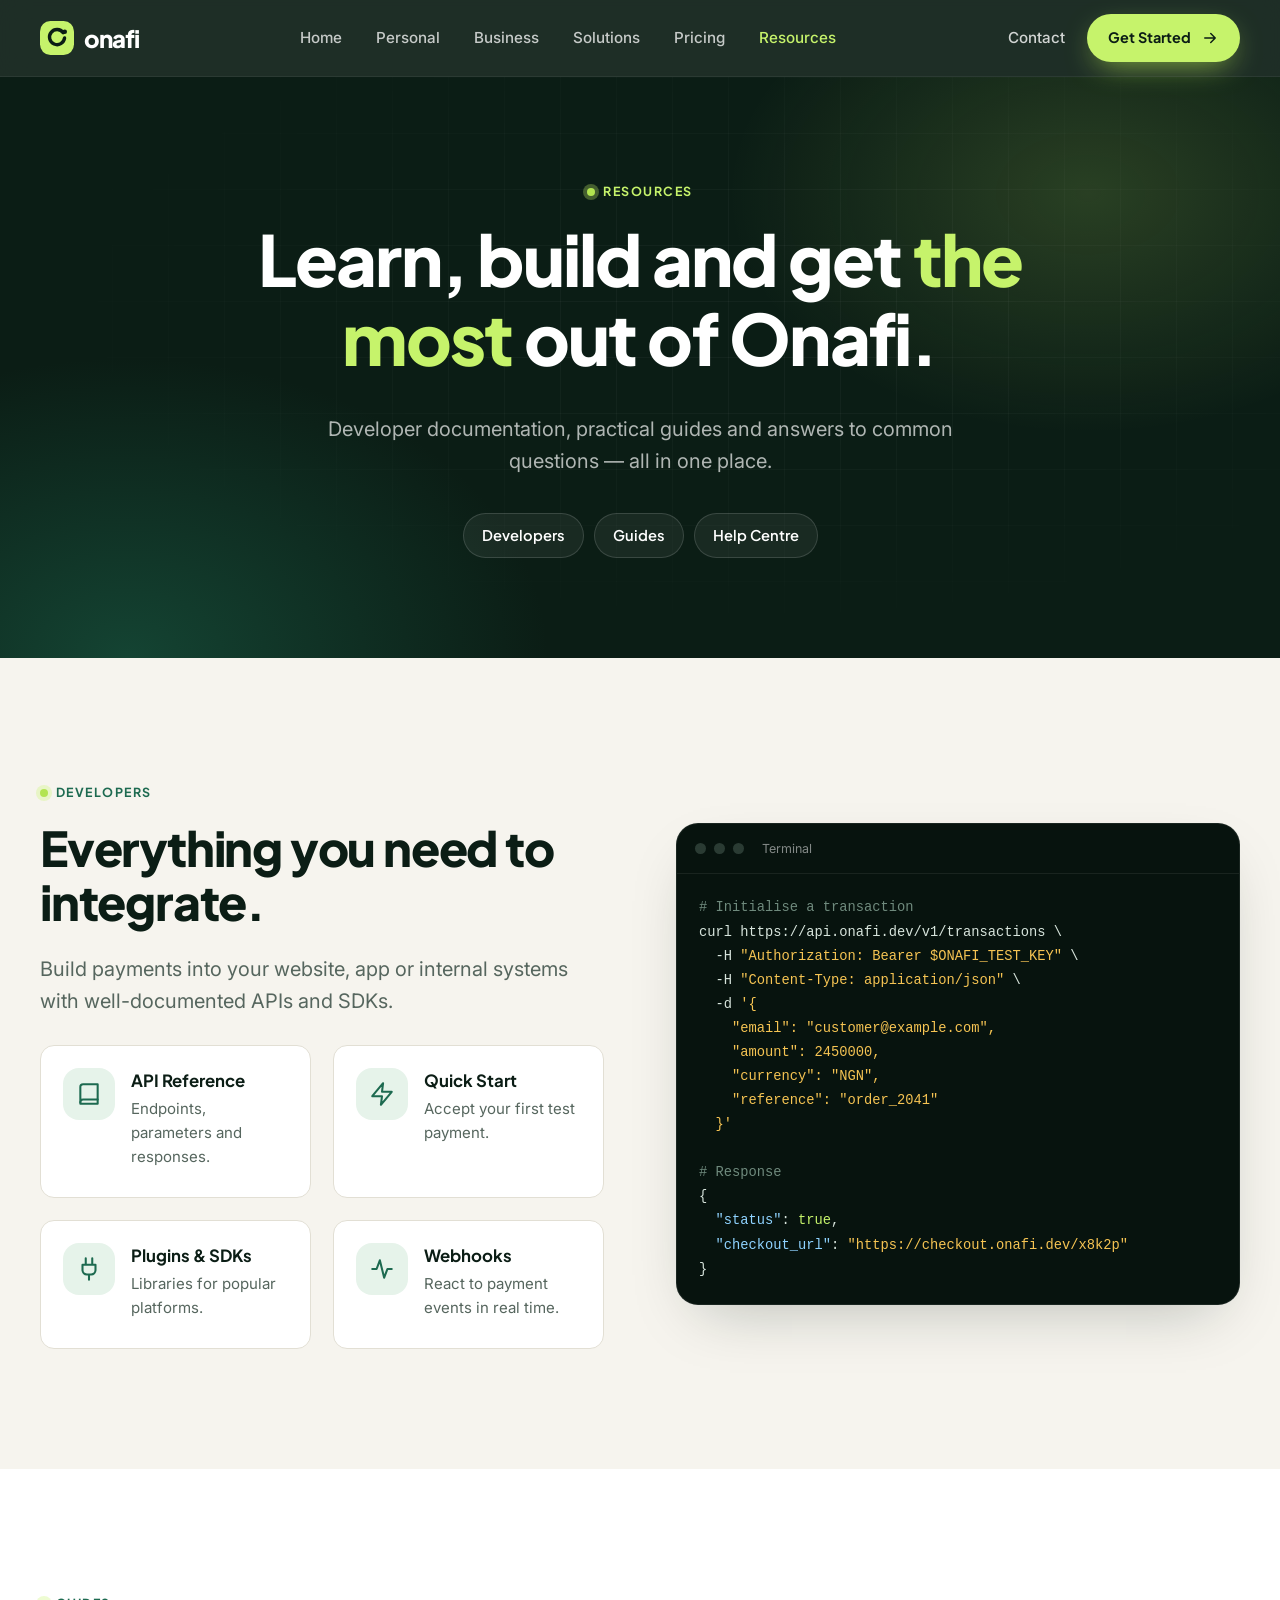
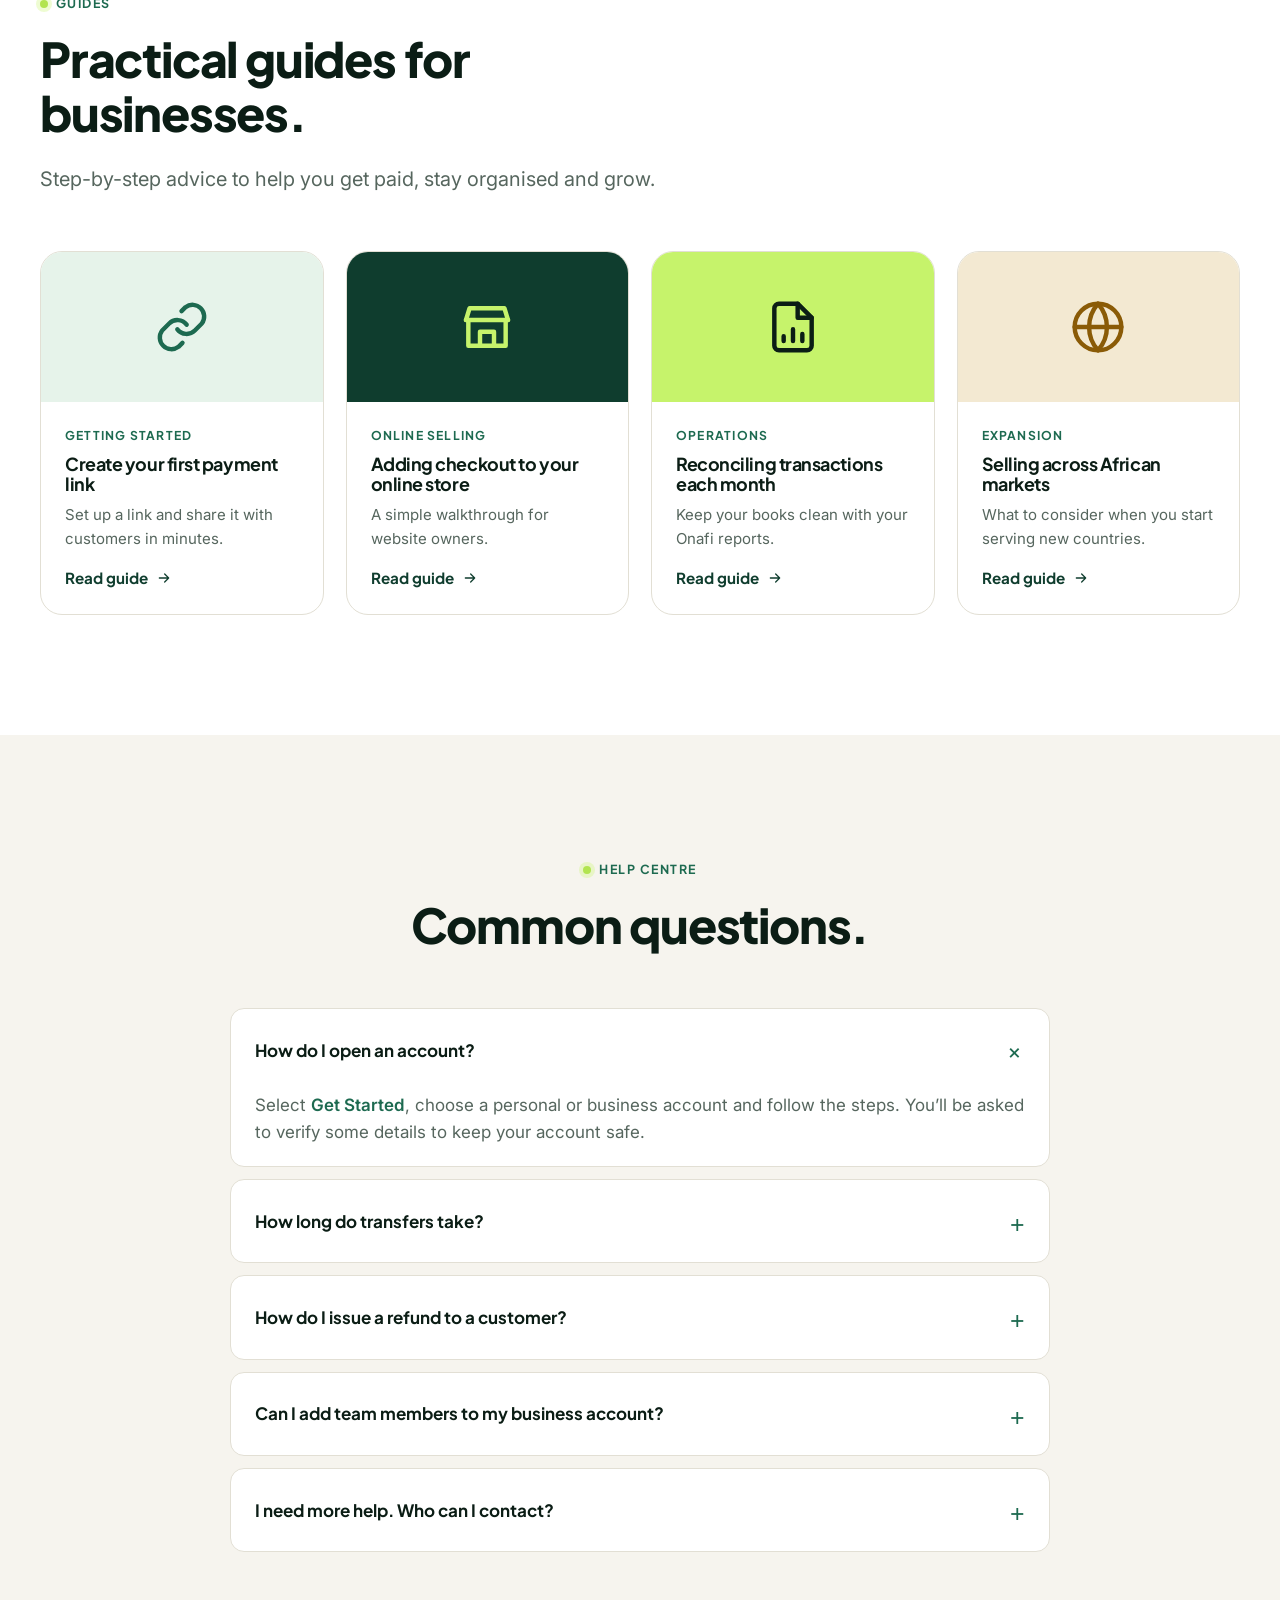
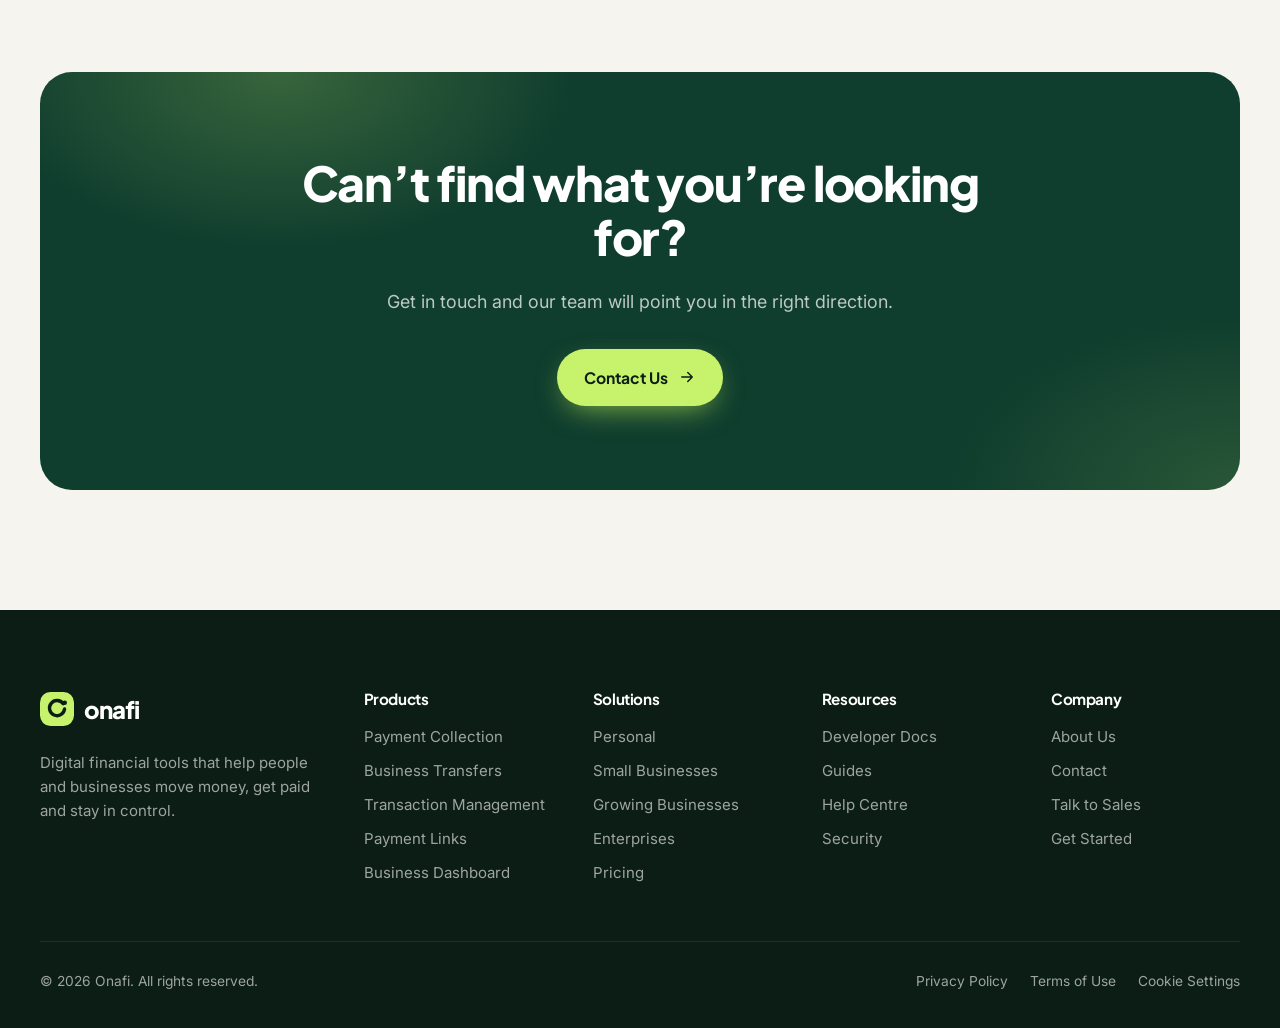
<file: resources.html>
<!doctype html>
<html lang="en">
<head>
  <meta charset="utf-8">
  <meta name="viewport" content="width=device-width, initial-scale=1">
  <title>Resources — Onafi</title>
  <meta name="description" content="Developer documentation, guides and help for getting the most out of Onafi.">
  <link rel="icon" href="assets/img/favicon.svg" type="image/svg+xml">
  <link rel="preconnect" href="https://fonts.googleapis.com">
  <link rel="preconnect" href="https://fonts.gstatic.com" crossorigin>
  <link href="https://fonts.googleapis.com/css2?family=Inter:wght@400;500;600;700&family=Plus+Jakarta+Sans:wght@600;700;800&family=JetBrains+Mono:wght@400;500&display=swap" rel="stylesheet">
  <link rel="stylesheet" href="assets/css/styles.css">
  <style>.anchor { scroll-margin-top: 100px; }</style>
</head>
<body data-page="resources">
  <header id="site-header"></header>

  <main>
    <section class="hero dark page-hero solo">
      <div class="container">
        <span class="eyebrow">Resources</span>
        <h1>Learn, build and get <span class="hl">the most</span> out of Onafi.</h1>
        <p class="lead">Developer documentation, practical guides and answers to common questions — all in one place.</p>
        <div class="chips" style="margin-top:32px">
          <a class="chip" href="#developers">Developers</a>
          <a class="chip" href="#guides">Guides</a>
          <a class="chip" href="#help">Help Centre</a>
        </div>
      </div>
    </section>

    <!-- Developers -->
    <section class="section anchor" id="developers">
      <div class="container split">
        <div class="reveal">
          <span class="eyebrow">Developers</span>
          <h2>Everything you need to integrate.</h2>
          <p class="lead">Build payments into your website, app or internal systems with well-documented APIs and SDKs.</p>
          <div class="grid grid-2" style="margin-top:28px">
            <a class="contact-opt" href="#"><span class="icon"><i data-icon="book"></i></span><div><b>API Reference</b><p>Endpoints, parameters and responses.</p></div></a>
            <a class="contact-opt" href="#"><span class="icon"><i data-icon="zap"></i></span><div><b>Quick Start</b><p>Accept your first test payment.</p></div></a>
            <a class="contact-opt" href="#"><span class="icon"><i data-icon="plug"></i></span><div><b>Plugins &amp; SDKs</b><p>Libraries for popular platforms.</p></div></a>
            <a class="contact-opt" href="#"><span class="icon"><i data-icon="activity"></i></span><div><b>Webhooks</b><p>React to payment events in real time.</p></div></a>
          </div>
        </div>
        <div class="code reveal">
          <div class="code-bar"><i></i><i></i><i></i><span>Terminal</span></div>
<pre><span class="c"># Initialise a transaction</span>
curl https://api.onafi.dev/v1/transactions \
  -H <span class="s">"Authorization: Bearer $ONAFI_TEST_KEY"</span> \
  -H <span class="s">"Content-Type: application/json"</span> \
  -d <span class="s">'{
    "email": "customer@example.com",
    "amount": 2450000,
    "currency": "NGN",
    "reference": "order_2041"
  }'</span>

<span class="c"># Response</span>
{
  <span class="p">"status"</span>: <span class="k">true</span>,
  <span class="p">"checkout_url"</span>: <span class="s">"https://checkout.onafi.dev/x8k2p"</span>
}</pre>
        </div>
      </div>
    </section>

    <!-- Guides -->
    <section class="section anchor" id="guides" style="background:var(--paper)">
      <div class="container">
        <div class="section-head reveal" style="max-width:700px">
          <span class="eyebrow">Guides</span>
          <h2>Practical guides for businesses.</h2>
          <p class="lead">Step-by-step advice to help you get paid, stay organised and grow.</p>
        </div>
        <div class="grid grid-4">
          <a class="res-card reveal" href="#"><div class="res-thumb t1"><i data-icon="link"></i></div><div class="res-body"><span class="kind">Getting started</span><h3>Create your first payment link</h3><p>Set up a link and share it with customers in minutes.</p><span class="link-arrow">Read guide <i data-icon="arrow"></i></span></div></a>
          <a class="res-card reveal" href="#"><div class="res-thumb t2"><i data-icon="store"></i></div><div class="res-body"><span class="kind">Online selling</span><h3>Adding checkout to your online store</h3><p>A simple walkthrough for website owners.</p><span class="link-arrow">Read guide <i data-icon="arrow"></i></span></div></a>
          <a class="res-card reveal" href="#"><div class="res-thumb t3"><i data-icon="report"></i></div><div class="res-body"><span class="kind">Operations</span><h3>Reconciling transactions each month</h3><p>Keep your books clean with your Onafi reports.</p><span class="link-arrow">Read guide <i data-icon="arrow"></i></span></div></a>
          <a class="res-card reveal" href="#"><div class="res-thumb t4"><i data-icon="globe"></i></div><div class="res-body"><span class="kind">Expansion</span><h3>Selling across African markets</h3><p>What to consider when you start serving new countries.</p><span class="link-arrow">Read guide <i data-icon="arrow"></i></span></div></a>
        </div>
      </div>
    </section>

    <!-- Help -->
    <section class="section anchor" id="help">
      <div class="container">
        <div class="section-head center reveal">
          <span class="eyebrow">Help Centre</span>
          <h2>Common questions.</h2>
        </div>
        <div class="faq reveal">
          <details open><summary>How do I open an account?</summary><p>Select <a href="signup.html" style="color:var(--forest-3);font-weight:600">Get Started</a>, choose a personal or business account and follow the steps. You’ll be asked to verify some details to keep your account safe.</p></details>
          <details><summary>How long do transfers take?</summary><p>Most transfers are processed quickly. You’ll see the status of each transfer in your dashboard and receive a notification when it completes.</p></details>
          <details><summary>How do I issue a refund to a customer?</summary><p>Open the transaction in your dashboard and choose “Refund”. You can refund the full amount or part of it.</p></details>
          <details><summary>Can I add team members to my business account?</summary><p>Yes, on Growth and Enterprise plans you can invite team members and assign roles and permissions.</p></details>
          <details><summary>I need more help. Who can I contact?</summary><p>Our support team is ready to help. <a href="contact.html?topic=support" style="color:var(--forest-3);font-weight:600">Contact support</a> and we’ll get back to you.</p></details>
        </div>
      </div>
    </section>

    <section class="section" style="padding-top:0">
      <div class="container">
        <div class="cta-band reveal">
          <h2>Can’t find what you’re looking for?</h2>
          <p>Get in touch and our team will point you in the right direction.</p>
          <div class="btn-row"><a class="btn btn-primary" href="contact.html">Contact Us <i data-icon="arrow"></i></a></div>
        </div>
      </div>
    </section>
  </main>

  <footer id="site-footer"></footer>
  <script src="assets/js/main.js"></script>
</body>
</html>
</file>
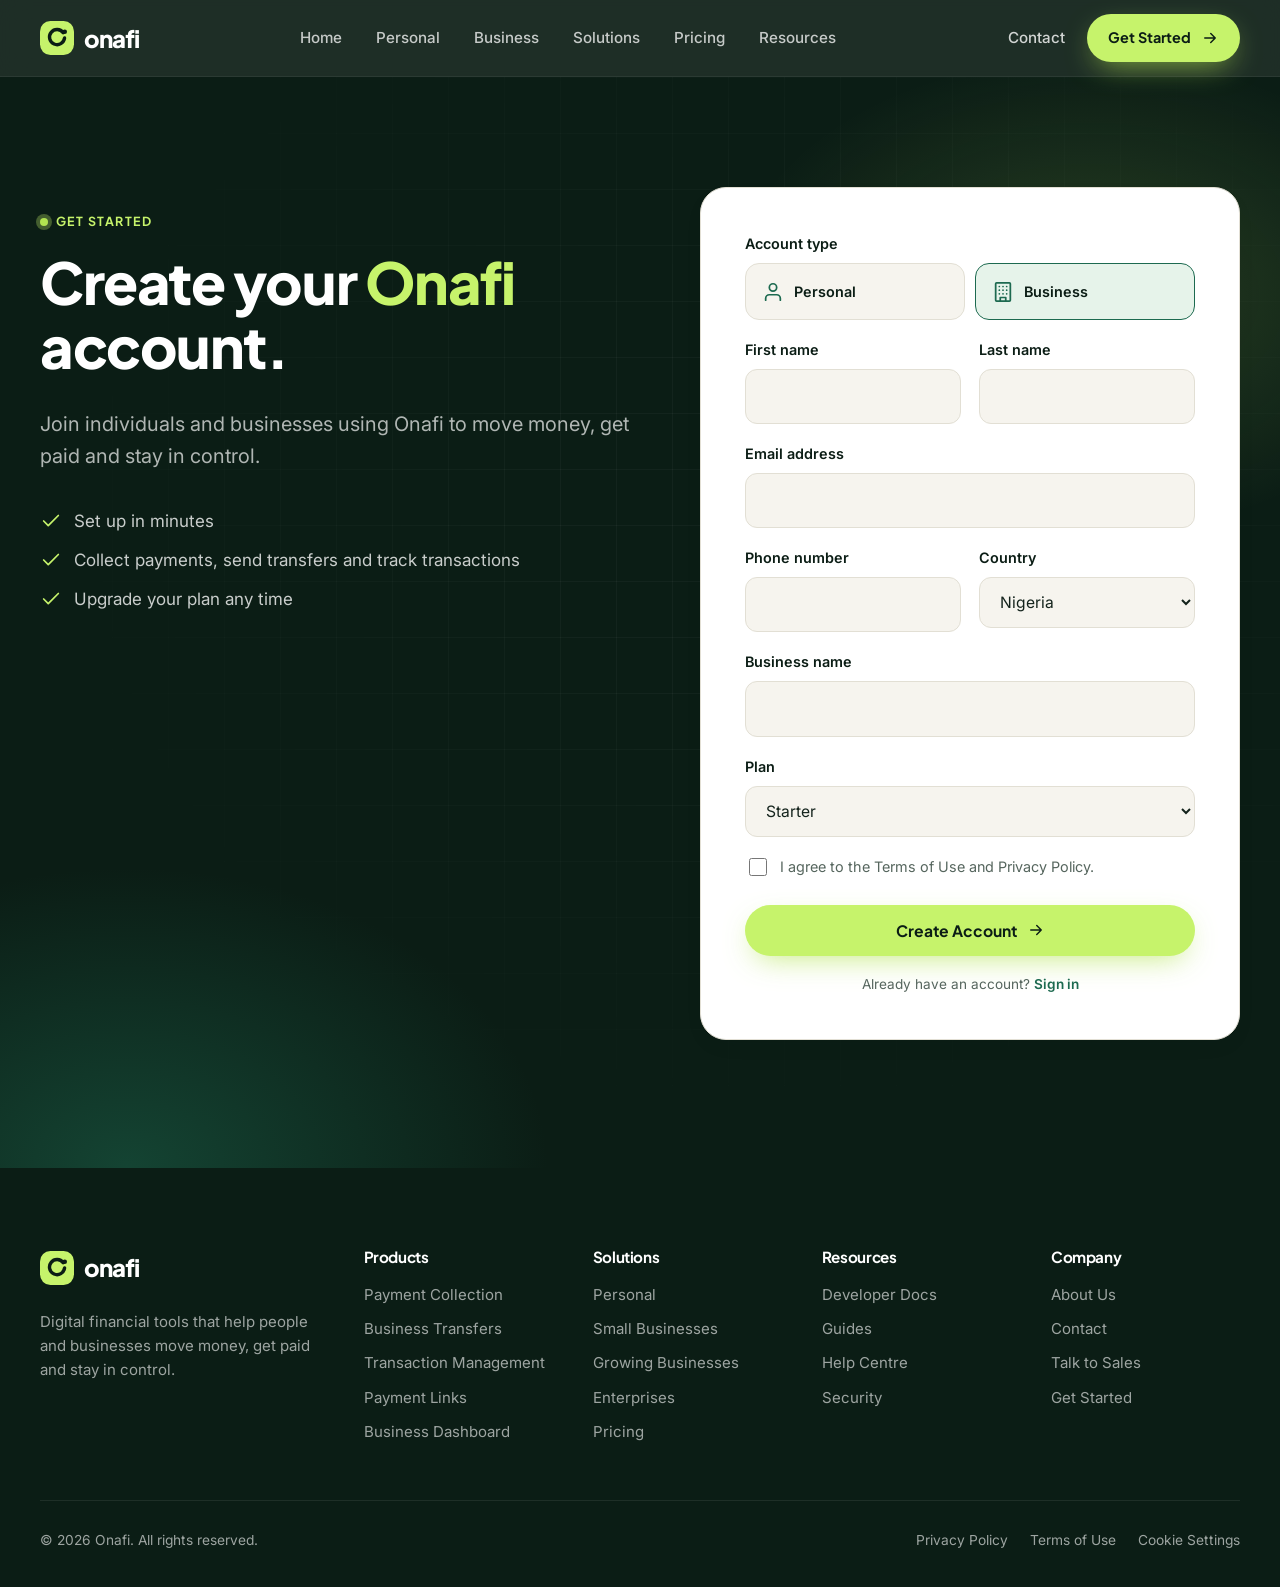
<file: signup.html>
<!doctype html>
<html lang="en">
<head>
  <meta charset="utf-8">
  <meta name="viewport" content="width=device-width, initial-scale=1">
  <title>Get Started — Onafi</title>
  <meta name="description" content="Create your Onafi account.">
  <link rel="icon" href="assets/img/favicon.svg" type="image/svg+xml">
  <link rel="preconnect" href="https://fonts.googleapis.com">
  <link rel="preconnect" href="https://fonts.gstatic.com" crossorigin>
  <link href="https://fonts.googleapis.com/css2?family=Inter:wght@400;500;600;700&family=Plus+Jakarta+Sans:wght@600;700;800&family=JetBrains+Mono:wght@400;500&display=swap" rel="stylesheet">
  <link rel="stylesheet" href="assets/css/styles.css">
</head>
<body data-page="signup">
  <header id="site-header"></header>

  <main>
    <section class="hero dark" style="min-height:calc(100vh - 76px)">
      <div class="container hero-grid" style="align-items:start">
        <div style="padding-top:20px">
          <span class="eyebrow">Get started</span>
          <h1 style="font-size:clamp(2.3rem,4.6vw,3.6rem)">Create your <span class="hl">Onafi</span> account.</h1>
          <p class="lead">Join individuals and businesses using Onafi to move money, get paid and stay in control.</p>
          <ul class="feature-list" style="margin-top:28px">
            <li><i data-icon="check"></i>Set up in minutes</li>
            <li><i data-icon="check"></i>Collect payments, send transfers and track transactions</li>
            <li><i data-icon="check"></i>Upgrade your plan any time</li>
          </ul>
        </div>

        <div class="form-card reveal" style="color:var(--text)">
          <form data-demo novalidate>
            <div class="form-grid">
              <div class="full">
                <label>Account type</label>
                <div class="toggle-group">
                  <input type="radio" name="type" id="t-personal" value="personal"><label for="t-personal"><i data-icon="user"></i>Personal</label>
                  <input type="radio" name="type" id="t-business" value="business" checked><label for="t-business"><i data-icon="building"></i>Business</label>
                </div>
              </div>
              <div><label for="s-first">First name</label><input id="s-first" autocomplete="given-name" required></div>
              <div><label for="s-last">Last name</label><input id="s-last" autocomplete="family-name" required></div>
              <div class="full"><label for="s-email">Email address</label><input id="s-email" type="email" autocomplete="email" required></div>
              <div><label for="s-phone">Phone number</label><input id="s-phone" type="tel" autocomplete="tel" required></div>
              <div><label for="s-country">Country</label>
                <select id="s-country" required>
                  <option>Nigeria</option><option>Ghana</option><option>Kenya</option><option>South Africa</option><option>Rwanda</option><option>Côte d’Ivoire</option><option>Egypt</option><option>Other</option>
                </select>
              </div>
              <div class="full"><label for="s-biz">Business name <span class="muted" style="font-weight:400">(optional)</span></label><input id="s-biz" autocomplete="organization"></div>
              <div class="full"><label for="plan">Plan</label>
                <select id="plan">
                  <option value="personal">Personal</option>
                  <option value="starter" selected>Starter</option>
                  <option value="growth">Growth</option>
                  <option value="enterprise">Enterprise (our team will contact you)</option>
                </select>
              </div>
              <div class="full"><label class="check"><input type="checkbox" required> I agree to the Terms of Use and Privacy Policy.</label></div>
              <div class="full"><button class="btn btn-primary btn-block" type="submit">Create Account <i data-icon="arrow"></i></button></div>
              <p class="fine full center" style="margin:0">Already have an account? <a href="#" style="color:var(--forest-3);font-weight:600">Sign in</a></p>
            </div>
          </form>
          <div class="form-success" role="status">
            <div class="icon lime"><i data-icon="check"></i></div>
            <h3>You’re on your way!</h3>
            <p class="muted">We’ve received your details. Check your email for the next steps.</p>
            <a class="btn btn-dark" href="index.html" style="margin-top:8px">Back to Home</a>
          </div>
        </div>
      </div>
    </section>
  </main>

  <footer id="site-footer"></footer>
  <script src="assets/js/main.js"></script>
</body>
</html>
</file>
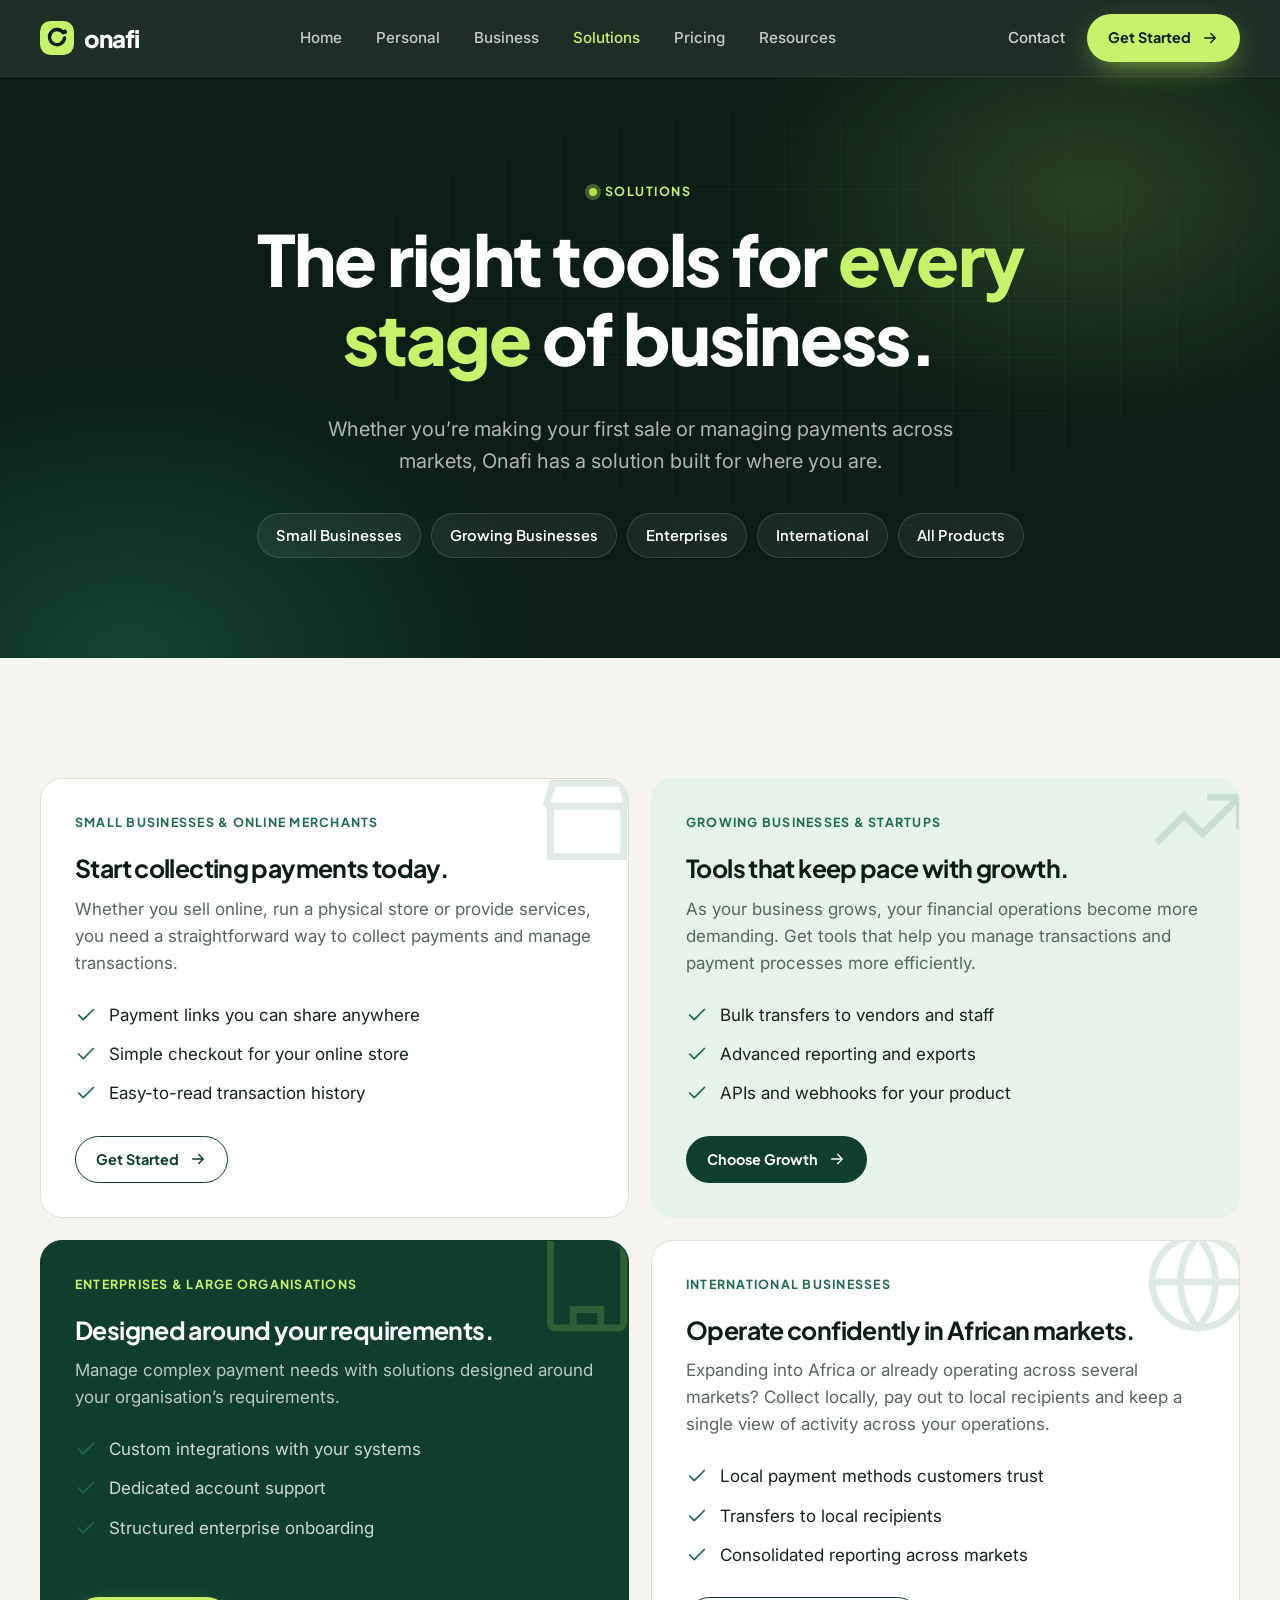
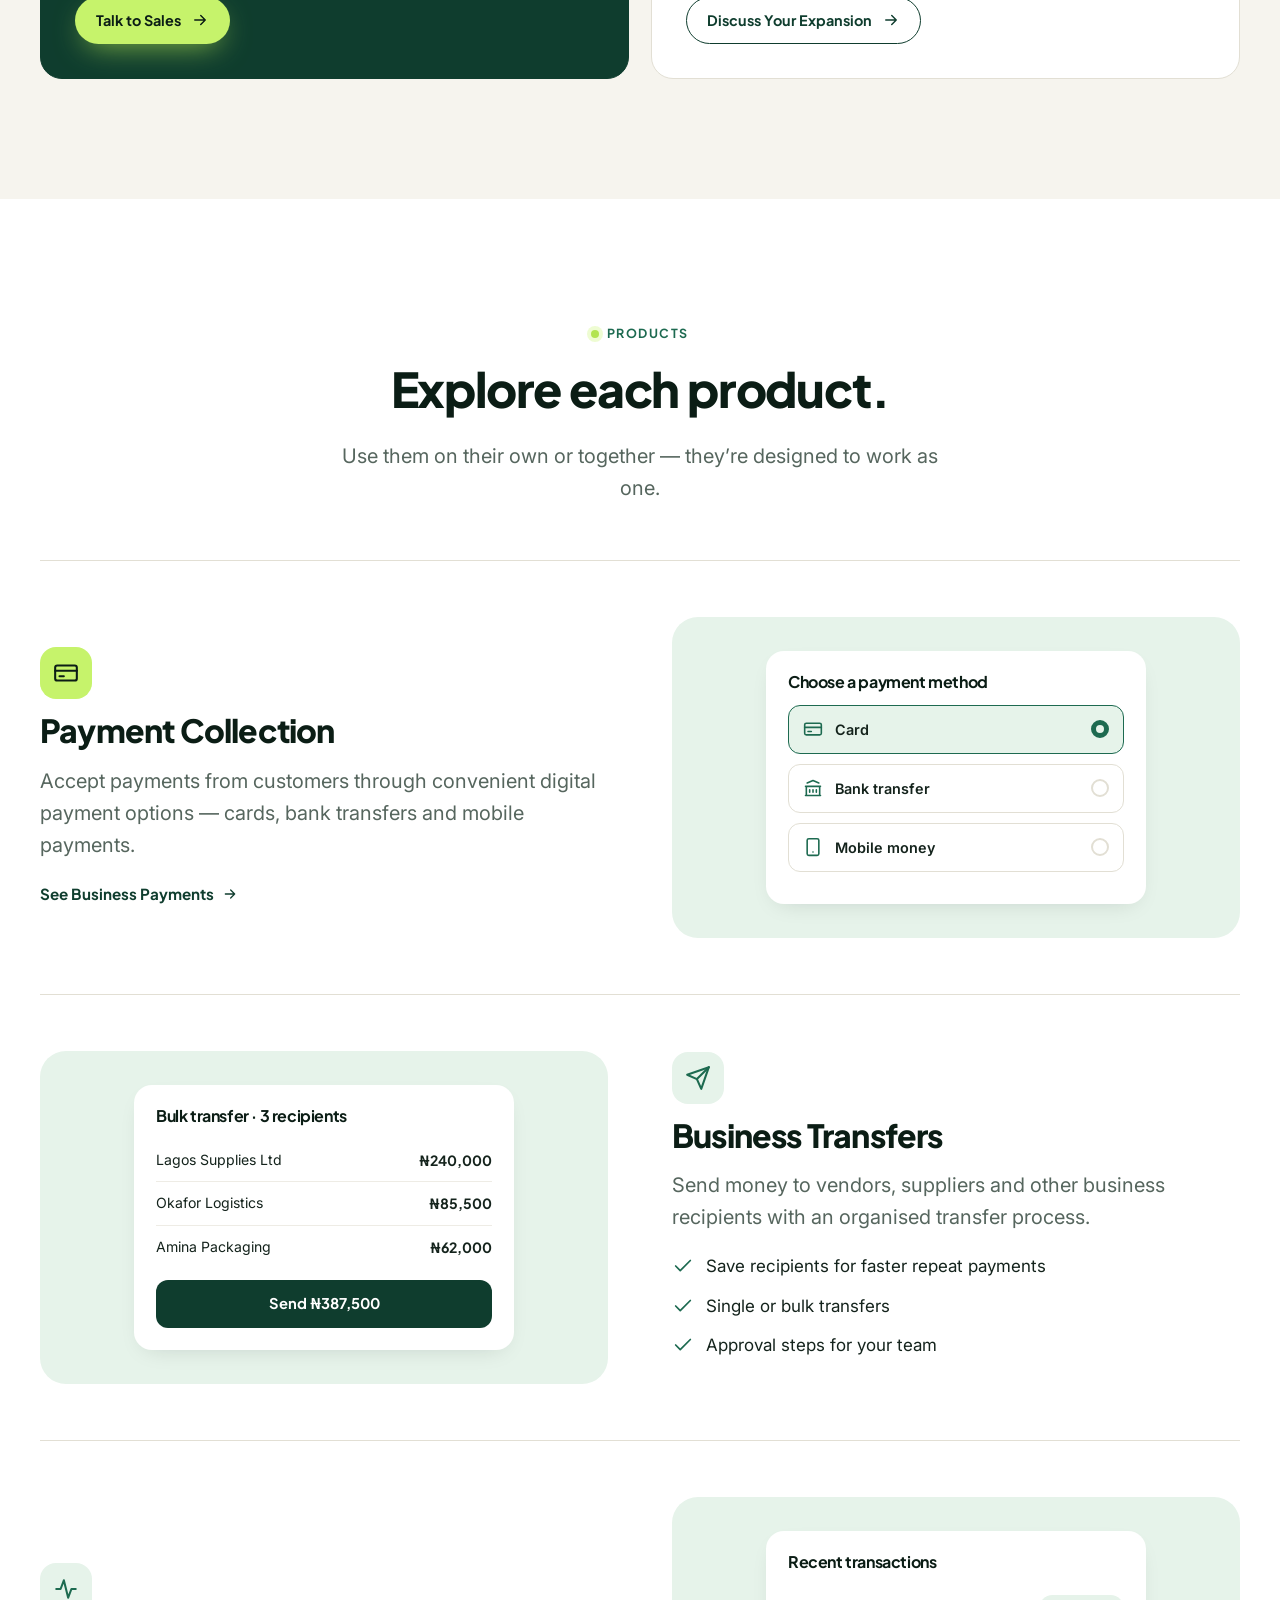
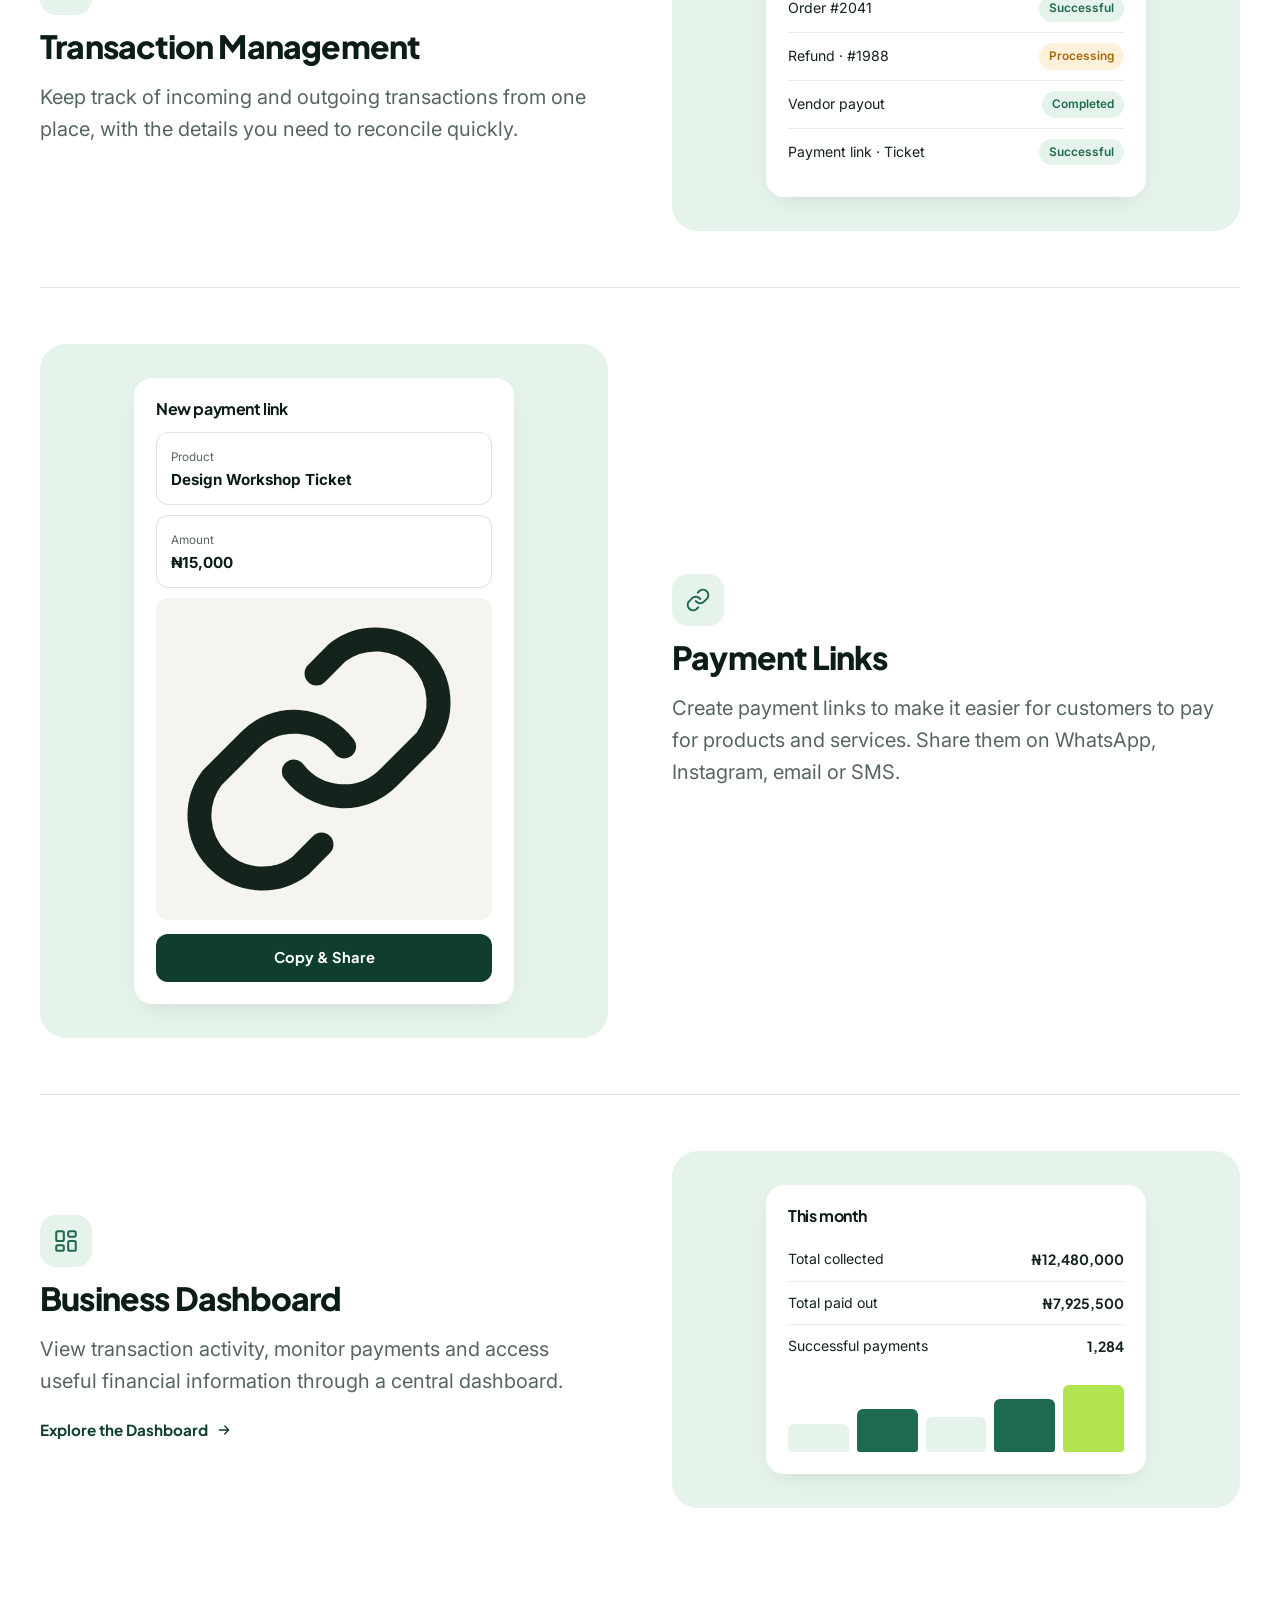
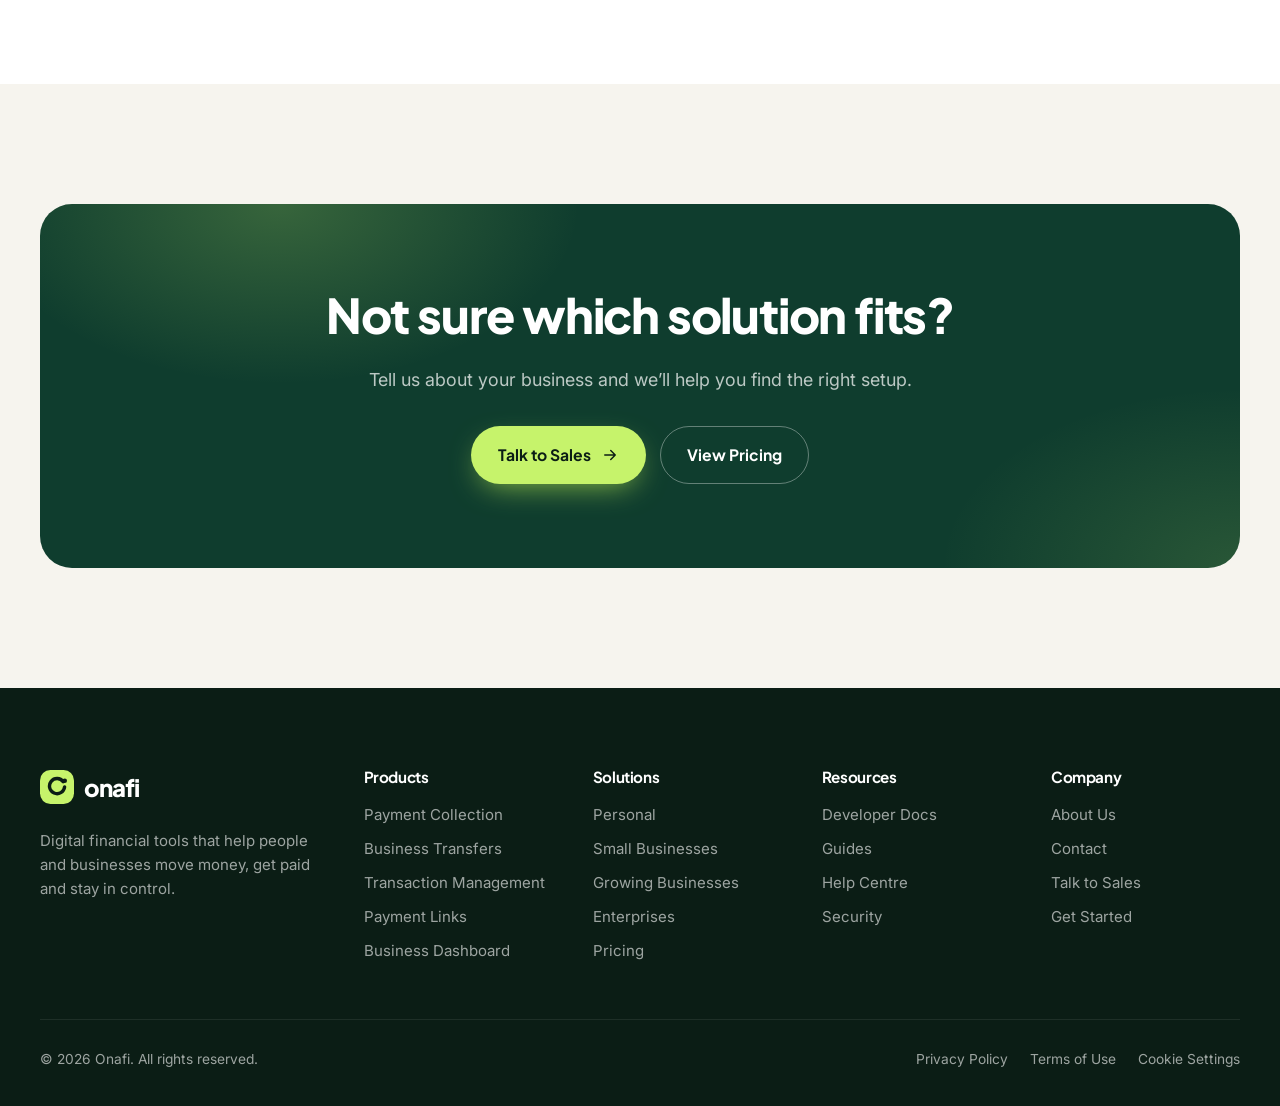
<file: solutions.html>
<!doctype html>
<html lang="en">
<head>
  <meta charset="utf-8">
  <meta name="viewport" content="width=device-width, initial-scale=1">
  <title>Solutions — Onafi</title>
  <meta name="description" content="Onafi solutions for small businesses, growing businesses, enterprises and international businesses operating in African markets.">
  <link rel="icon" href="assets/img/favicon.svg" type="image/svg+xml">
  <link rel="preconnect" href="https://fonts.googleapis.com">
  <link rel="preconnect" href="https://fonts.gstatic.com" crossorigin>
  <link href="https://fonts.googleapis.com/css2?family=Inter:wght@400;500;600;700&family=Plus+Jakarta+Sans:wght@600;700;800&family=JetBrains+Mono:wght@400;500&display=swap" rel="stylesheet">
  <link rel="stylesheet" href="assets/css/styles.css">
  <style>.anchor { scroll-margin-top: 100px; }</style>
</head>
<body data-page="solutions">
  <header id="site-header"></header>

  <main>
    <section class="hero dark page-hero solo">
      <div class="container">
        <span class="eyebrow">Solutions</span>
        <h1>The right tools for <span class="hl">every stage</span> of business.</h1>
        <p class="lead">Whether you’re making your first sale or managing payments across markets, Onafi has a solution built for where you are.</p>
        <div class="chips" style="margin-top:32px">
          <a class="chip" href="#small">Small Businesses</a>
          <a class="chip" href="#growing">Growing Businesses</a>
          <a class="chip" href="#enterprise">Enterprises</a>
          <a class="chip" href="#international">International</a>
          <a class="chip" href="#products">All Products</a>
        </div>
      </div>
    </section>

    <!-- Segments -->
    <section class="section">
      <div class="container">
        <div class="grid grid-2">
          <article class="segment anchor reveal" id="small">
            <svg class="glyph" viewBox="0 0 24 24" fill="none" stroke="currentColor" stroke-width="1.5"><path d="M3 9l1.5-5h15L21 9"/><path d="M4 9v11h16V9"/><path d="M3 9h18"/></svg>
            <span class="tag">Small Businesses &amp; Online Merchants</span>
            <h3>Start collecting payments today.</h3>
            <p>Whether you sell online, run a physical store or provide services, you need a straightforward way to collect payments and manage transactions.</p>
            <ul class="feature-list" style="margin:8px 0 28px">
              <li><i data-icon="check"></i>Payment links you can share anywhere</li>
              <li><i data-icon="check"></i>Simple checkout for your online store</li>
              <li><i data-icon="check"></i>Easy-to-read transaction history</li>
            </ul>
            <a class="btn btn-outline btn-sm" href="signup.html?plan=starter">Get Started <i data-icon="arrow"></i></a>
          </article>

          <article class="segment s2 anchor reveal" id="growing">
            <svg class="glyph" viewBox="0 0 24 24" fill="none" stroke="currentColor" stroke-width="1.5"><path d="M3 17l6-6 4 4 8-8"/><path d="M14 7h7v7"/></svg>
            <span class="tag">Growing Businesses &amp; Startups</span>
            <h3>Tools that keep pace with growth.</h3>
            <p>As your business grows, your financial operations become more demanding. Get tools that help you manage transactions and payment processes more efficiently.</p>
            <ul class="feature-list" style="margin:8px 0 28px">
              <li><i data-icon="check"></i>Bulk transfers to vendors and staff</li>
              <li><i data-icon="check"></i>Advanced reporting and exports</li>
              <li><i data-icon="check"></i>APIs and webhooks for your product</li>
            </ul>
            <a class="btn btn-dark btn-sm" href="signup.html?plan=growth">Choose Growth <i data-icon="arrow"></i></a>
          </article>

          <article class="segment s3 anchor reveal" id="enterprise">
            <svg class="glyph" viewBox="0 0 24 24" fill="none" stroke="currentColor" stroke-width="1.5"><rect x="4" y="2" width="16" height="20" rx="1"/><path d="M9 22v-4h6v4"/></svg>
            <span class="tag">Enterprises &amp; Large Organisations</span>
            <h3>Designed around your requirements.</h3>
            <p>Manage complex payment needs with solutions designed around your organisation’s requirements.</p>
            <ul class="feature-list" style="margin:8px 0 28px;color:rgba(255,255,255,.8)">
              <li><i data-icon="check"></i>Custom integrations with your systems</li>
              <li><i data-icon="check"></i>Dedicated account support</li>
              <li><i data-icon="check"></i>Structured enterprise onboarding</li>
            </ul>
            <a class="btn btn-primary btn-sm" href="contact.html?topic=sales">Talk to Sales <i data-icon="arrow"></i></a>
          </article>

          <article class="segment anchor reveal" id="international">
            <svg class="glyph" viewBox="0 0 24 24" fill="none" stroke="currentColor" stroke-width="1.5"><circle cx="12" cy="12" r="10"/><path d="M2 12h20"/><path d="M12 2a15 15 0 0 1 0 20 15 15 0 0 1 0-20z"/></svg>
            <span class="tag">International Businesses</span>
            <h3>Operate confidently in African markets.</h3>
            <p>Expanding into Africa or already operating across several markets? Collect locally, pay out to local recipients and keep a single view of activity across your operations.</p>
            <ul class="feature-list" style="margin:8px 0 28px">
              <li><i data-icon="check"></i>Local payment methods customers trust</li>
              <li><i data-icon="check"></i>Transfers to local recipients</li>
              <li><i data-icon="check"></i>Consolidated reporting across markets</li>
            </ul>
            <a class="btn btn-outline btn-sm" href="contact.html?topic=partnerships">Discuss Your Expansion <i data-icon="arrow"></i></a>
          </article>
        </div>
      </div>
    </section>

    <!-- Products -->
    <section class="section anchor" id="products" style="background:var(--paper)">
      <div class="container">
        <div class="section-head center reveal">
          <span class="eyebrow">Products</span>
          <h2>Explore each product.</h2>
          <p class="lead">Use them on their own or together — they’re designed to work as one.</p>
        </div>

        <div class="solution-row reveal" id="collection">
          <div>
            <div class="icon lime"><i data-icon="card"></i></div>
            <h2 style="font-size:2rem">Payment Collection</h2>
            <p class="lead">Accept payments from customers through convenient digital payment options — cards, bank transfers and mobile payments.</p>
            <a class="link-arrow" href="payments.html">See Business Payments <i data-icon="arrow"></i></a>
          </div>
          <div class="sr-visual">
            <div class="panel">
              <h4>Choose a payment method</h4>
              <div class="method sel"><i data-icon="card"></i>Card<span class="radio"></span></div>
              <div class="method"><i data-icon="bank"></i>Bank transfer<span class="radio"></span></div>
              <div class="method"><i data-icon="mobile"></i>Mobile money<span class="radio"></span></div>
            </div>
          </div>
        </div>

        <div class="solution-row flip reveal" id="transfers">
          <div>
            <div class="icon"><i data-icon="send"></i></div>
            <h2 style="font-size:2rem">Business Transfers</h2>
            <p class="lead">Send money to vendors, suppliers and other business recipients with an organised transfer process.</p>
            <ul class="feature-list" style="margin-bottom:24px">
              <li><i data-icon="check"></i>Save recipients for faster repeat payments</li>
              <li><i data-icon="check"></i>Single or bulk transfers</li>
              <li><i data-icon="check"></i>Approval steps for your team</li>
            </ul>
          </div>
          <div class="sr-visual">
            <div class="panel">
              <h4>Bulk transfer · 3 recipients</h4>
              <div class="row"><span>Lagos Supplies Ltd</span><b>₦240,000</b></div>
              <div class="row"><span>Okafor Logistics</span><b>₦85,500</b></div>
              <div class="row"><span>Amina Packaging</span><b>₦62,000</b></div>
              <span class="pay-btn" style="margin-top:12px">Send ₦387,500</span>
            </div>
          </div>
        </div>

        <div class="solution-row reveal" id="transactions">
          <div>
            <div class="icon"><i data-icon="activity"></i></div>
            <h2 style="font-size:2rem">Transaction Management</h2>
            <p class="lead">Keep track of incoming and outgoing transactions from one place, with the details you need to reconcile quickly.</p>
          </div>
          <div class="sr-visual">
            <div class="panel">
              <h4>Recent transactions</h4>
              <div class="row"><span>Order #2041</span><span class="status">Successful</span></div>
              <div class="row"><span>Refund · #1988</span><span class="status pending">Processing</span></div>
              <div class="row"><span>Vendor payout</span><span class="status">Completed</span></div>
              <div class="row"><span>Payment link · Ticket</span><span class="status">Successful</span></div>
            </div>
          </div>
        </div>

        <div class="solution-row flip reveal" id="links">
          <div>
            <div class="icon"><i data-icon="link"></i></div>
            <h2 style="font-size:2rem">Payment Links</h2>
            <p class="lead">Create payment links to make it easier for customers to pay for products and services. Share them on WhatsApp, Instagram, email or SMS.</p>
          </div>
          <div class="sr-visual">
            <div class="panel">
              <h4>New payment link</h4>
              <div class="field"><small>Product</small><b>Design Workshop Ticket</b></div>
              <div class="field"><small>Amount</small><b>₦15,000</b></div>
              <div class="linkbox"><i data-icon="link"></i><code>onafi.link/design-workshop</code></div>
              <span class="pay-btn">Copy &amp; Share</span>
            </div>
          </div>
        </div>

        <div class="solution-row reveal" id="dashboard">
          <div>
            <div class="icon"><i data-icon="dashboard"></i></div>
            <h2 style="font-size:2rem">Business Dashboard</h2>
            <p class="lead">View transaction activity, monitor payments and access useful financial information through a central dashboard.</p>
            <a class="link-arrow" href="business.html#dashboard">Explore the Dashboard <i data-icon="arrow"></i></a>
          </div>
          <div class="sr-visual">
            <div class="panel">
              <h4>This month</h4>
              <div class="row"><span>Total collected</span><b>₦12,480,000</b></div>
              <div class="row"><span>Total paid out</span><b>₦7,925,500</b></div>
              <div class="row"><span>Successful payments</span><b>1,284</b></div>
              <div class="chart" aria-hidden="true" style="height:70px;margin:14px 0 0">
                <span style="height:40%"></span><span class="on" style="height:62%"></span><span style="height:50%"></span><span class="on" style="height:76%"></span><span class="hi" style="height:96%"></span>
              </div>
            </div>
          </div>
        </div>
      </div>
    </section>

    <section class="section">
      <div class="container">
        <div class="cta-band reveal">
          <h2>Not sure which solution fits?</h2>
          <p>Tell us about your business and we’ll help you find the right setup.</p>
          <div class="btn-row">
            <a class="btn btn-primary" href="contact.html?topic=sales">Talk to Sales <i data-icon="arrow"></i></a>
            <a class="btn btn-ghost" href="pricing.html">View Pricing</a>
          </div>
        </div>
      </div>
    </section>
  </main>

  <footer id="site-footer"></footer>
  <script src="assets/js/main.js"></script>
</body>
</html>
</file>
<file: assets/css/styles.css>
/* ==========================================================
   Onafi — Digital financial services
   ========================================================== */
:root {
  --ink: #0B1D15;
  --forest: #0F3D2E;
  --forest-2: #15513D;
  --forest-3: #1D6A50;
  --lime: #C6F36B;
  --lime-2: #B2E450;
  --cream: #F6F4EE;
  --paper: #FFFFFF;
  --text: #14231C;
  --muted: #56665E;
  --line: #E2DFD4;
  --mint: #E6F3EA;
  --amber: #F6C453;
  --radius: 22px;
  --radius-sm: 14px;
  --shadow: 0 24px 60px -24px rgba(11, 29, 21, .28);
  --shadow-sm: 0 8px 24px -12px rgba(11, 29, 21, .18);
  --font-head: "Plus Jakarta Sans", system-ui, -apple-system, sans-serif;
  --font-body: "Inter", system-ui, -apple-system, sans-serif;
  --max: 1200px;
}

*, *::before, *::after { box-sizing: border-box; }
html { scroll-behavior: smooth; }
body {
  margin: 0;
  font-family: var(--font-body);
  font-size: 17px;
  line-height: 1.6;
  color: var(--text);
  background: var(--cream);
  -webkit-font-smoothing: antialiased;
  overflow-x: hidden;
}
img, svg { display: block; max-width: 100%; }
a { color: inherit; text-decoration: none; }
h1, h2, h3, h4 {
  font-family: var(--font-head);
  line-height: 1.12;
  letter-spacing: -0.025em;
  margin: 0 0 .5em;
  color: var(--ink);
}
h1 { font-size: clamp(2.5rem, 5.6vw, 4.4rem); font-weight: 800; }
h2 { font-size: clamp(2rem, 3.8vw, 3rem); font-weight: 800; }
h3 { font-size: 1.3rem; font-weight: 700; }
p { margin: 0 0 1em; }

.container { width: min(var(--max), 100% - 40px); margin-inline: auto; }
.section { padding: clamp(72px, 10vw, 120px) 0; }
.section-sm { padding: clamp(48px, 7vw, 80px) 0; }
.center { text-align: center; }
.lead { font-size: clamp(1.06rem, 1.6vw, 1.25rem); color: var(--muted); max-width: 640px; }
.center .lead { margin-inline: auto; }
.muted { color: var(--muted); }
.fine { font-size: .85rem; color: var(--muted); }

.eyebrow {
  display: inline-flex; align-items: center; gap: 8px;
  font-family: var(--font-head);
  font-size: .78rem; font-weight: 700; letter-spacing: .12em; text-transform: uppercase;
  color: var(--forest-3);
  margin-bottom: 18px;
}
.eyebrow::before { content: ""; width: 8px; height: 8px; border-radius: 50%; background: var(--lime-2); box-shadow: 0 0 0 4px rgba(198,243,107,.3); }
.dark .eyebrow { color: var(--lime); }

.section-head { margin-bottom: 56px; }
.section-head.center { max-width: 760px; margin-inline: auto; margin-bottom: 56px; }

/* ---------- Buttons ---------- */
.btn {
  display: inline-flex; align-items: center; justify-content: center; gap: 10px;
  font-family: var(--font-head); font-weight: 700; font-size: .98rem;
  padding: 15px 26px; border-radius: 999px; border: 1.5px solid transparent;
  cursor: pointer; transition: transform .2s ease, background .2s ease, box-shadow .2s ease, color .2s;
  white-space: nowrap;
}
.btn svg { width: 18px; height: 18px; transition: transform .2s; }
.btn:hover svg { transform: translateX(3px); }
.btn:hover { transform: translateY(-2px); }
.btn-primary { background: var(--lime); color: var(--ink); box-shadow: 0 10px 30px -10px rgba(178,228,80,.8); }
.btn-primary:hover { background: var(--lime-2); }
.btn-dark { background: var(--forest); color: #fff; }
.btn-dark:hover { background: var(--forest-2); }
.btn-ghost { border-color: rgba(255,255,255,.35); color: #fff; }
.btn-ghost:hover { background: rgba(255,255,255,.08); border-color: #fff; }
.btn-outline { border-color: var(--forest); color: var(--forest); }
.btn-outline:hover { background: var(--forest); color: #fff; }
.btn-sm { padding: 11px 20px; font-size: .9rem; }
.btn-block { width: 100%; }
.btn-row { display: flex; flex-wrap: wrap; gap: 14px; }
.center .btn-row { justify-content: center; }

.link-arrow {
  display: inline-flex; align-items: center; gap: 8px;
  font-family: var(--font-head); font-weight: 700; font-size: .95rem; color: var(--forest);
}
.link-arrow svg { width: 16px; height: 16px; transition: transform .2s; }
.link-arrow:hover svg { transform: translateX(4px); }
.dark .link-arrow { color: var(--lime); }

/* ---------- Header ---------- */
.site-header {
  position: sticky; top: 0; z-index: 50;
  background: rgba(11, 29, 21, .92);
  backdrop-filter: saturate(160%) blur(14px);
  -webkit-backdrop-filter: saturate(160%) blur(14px);
  border-bottom: 1px solid rgba(255,255,255,.06);
}
.nav { display: flex; align-items: center; justify-content: space-between; height: 76px; gap: 24px; }
.logo { display: inline-flex; align-items: center; gap: 10px; color: #fff; font-family: var(--font-head); font-weight: 800; font-size: 1.5rem; letter-spacing: -0.04em; }
.logo svg { width: 34px; height: 34px; }
.logo.on-light { color: var(--ink); }
.nav-links { display: flex; align-items: center; gap: 4px; list-style: none; margin: 0; padding: 0; }
.nav-links a {
  display: block; padding: 9px 15px; border-radius: 999px;
  color: rgba(255,255,255,.75); font-size: .95rem; font-weight: 500; transition: color .2s, background .2s;
}
.nav-links a:hover { color: #fff; background: rgba(255,255,255,.06); }
.nav-links a.active { color: var(--lime); }
.nav-actions { display: flex; align-items: center; gap: 10px; }
.nav-actions .text-link { color: rgba(255,255,255,.8); font-size: .95rem; font-weight: 500; padding: 9px 12px; }
.nav-actions .text-link:hover { color: #fff; }
.menu-toggle { display: none; background: none; border: 0; color: #fff; padding: 8px; cursor: pointer; }
.menu-toggle svg { width: 28px; height: 28px; }

@media (max-width: 1020px) {
  .menu-toggle { display: block; }
  .nav-links, .nav-actions .text-link, .nav-actions .btn { display: none; }
  .site-header.open .nav-links {
    display: flex; flex-direction: column; align-items: stretch;
    position: absolute; top: 76px; left: 0; right: 0;
    background: var(--ink); padding: 12px 20px 24px; gap: 2px;
    border-bottom: 1px solid rgba(255,255,255,.08);
  }
  .site-header.open .nav-links a { padding: 14px 12px; font-size: 1.05rem; }
  .site-header.open .nav-links .mobile-only { display: block; }
}
.nav-links .mobile-only { display: none; }
.nav-links .mobile-only .btn { margin-top: 12px; width: 100%; color: var(--ink); }

/* ---------- Hero ---------- */
.dark { background: var(--ink); color: rgba(255,255,255,.78); }
.dark h1, .dark h2, .dark h3, .dark h4 { color: #fff; }
.dark .lead, .dark .muted { color: rgba(255,255,255,.68); }

.hero { position: relative; overflow: hidden; padding: clamp(64px, 9vw, 110px) 0 clamp(80px, 10vw, 130px); }
.hero::before {
  content: ""; position: absolute; inset: 0;
  background:
    radial-gradient(600px 400px at 85% 20%, rgba(198,243,107,.16), transparent 60%),
    radial-gradient(700px 500px at 10% 100%, rgba(29,106,80,.5), transparent 60%);
  pointer-events: none;
}
.hero::after {
  content: ""; position: absolute; inset: 0;
  background-image: linear-gradient(rgba(255,255,255,.035) 1px, transparent 1px), linear-gradient(90deg, rgba(255,255,255,.035) 1px, transparent 1px);
  background-size: 56px 56px;
  mask-image: radial-gradient(ellipse at 60% 40%, #000 20%, transparent 70%);
  -webkit-mask-image: radial-gradient(ellipse at 60% 40%, #000 20%, transparent 70%);
  pointer-events: none;
}
.hero .container { position: relative; z-index: 1; }
.hero-grid { display: grid; grid-template-columns: 1.05fr .95fr; gap: 64px; align-items: center; }
.hero h1 .hl { color: var(--lime); }
.hero .lead { margin-bottom: 36px; }
.hero-note { display: flex; flex-wrap: wrap; gap: 22px; margin-top: 36px; font-size: .9rem; color: rgba(255,255,255,.6); }
.hero-note span { display: inline-flex; align-items: center; gap: 8px; }
.hero-note svg { width: 18px; height: 18px; color: var(--lime); }
.page-hero { padding: clamp(64px, 8vw, 100px) 0 clamp(64px, 8vw, 100px); }
.page-hero .hero-grid { grid-template-columns: 1.1fr .9fr; }
.page-hero.solo .container { max-width: 880px; text-align: center; }
.page-hero.solo .lead { margin-inline: auto; }
.page-hero.solo .btn-row { justify-content: center; }

@media (max-width: 920px) {
  .hero-grid, .page-hero .hero-grid { grid-template-columns: 1fr; gap: 56px; }
}

/* ---------- Dashboard mockup ---------- */
.mock { position: relative; }
.dash {
  position: relative; background: #fff; color: var(--text);
  border-radius: 24px; padding: 22px; box-shadow: 0 40px 80px -30px rgba(0,0,0,.6);
  transform: rotate(-1.2deg);
}
.dash-head { display: flex; align-items: center; justify-content: space-between; margin-bottom: 18px; }
.dash-head .who { display: flex; align-items: center; gap: 10px; font-weight: 600; font-size: .9rem; }
.avatar { width: 34px; height: 34px; border-radius: 50%; background: var(--mint); color: var(--forest); display: grid; place-items: center; font-weight: 700; font-size: .8rem; font-family: var(--font-head); }
.pill { font-size: .72rem; font-weight: 600; padding: 5px 10px; border-radius: 999px; background: var(--mint); color: var(--forest-3); }
.balance { background: var(--forest); color: #fff; border-radius: 18px; padding: 20px; position: relative; overflow: hidden; }
.balance::after { content: ""; position: absolute; right: -40px; top: -40px; width: 160px; height: 160px; border-radius: 50%; background: radial-gradient(circle, rgba(198,243,107,.35), transparent 70%); }
.balance small { display: block; font-size: .78rem; opacity: .7; }
.balance strong { display: block; font-family: var(--font-head); font-size: 1.8rem; letter-spacing: -0.02em; margin: 4px 0 6px; }
.balance .up { font-size: .78rem; color: var(--lime); font-weight: 600; }
.chart { display: flex; align-items: flex-end; gap: 8px; height: 90px; margin: 18px 4px 16px; }
.chart span { flex: 1; border-radius: 6px 6px 3px 3px; background: var(--mint); }
.chart span.on { background: var(--forest-3); }
.chart span.hi { background: var(--lime-2); }
.tx { list-style: none; margin: 0; padding: 0; }
.tx li { display: flex; align-items: center; gap: 12px; padding: 10px 0; border-top: 1px solid #EEECE5; font-size: .86rem; }
.tx .ic { width: 32px; height: 32px; border-radius: 10px; display: grid; place-items: center; flex: none; }
.tx .ic svg { width: 16px; height: 16px; }
.tx .ic.in { background: var(--mint); color: var(--forest-3); }
.tx .ic.out { background: #FDF1DC; color: #A86A06; }
.tx .meta { flex: 1; min-width: 0; }
.tx .meta b { display: block; font-weight: 600; white-space: nowrap; overflow: hidden; text-overflow: ellipsis; }
.tx .meta small { color: var(--muted); font-size: .76rem; }
.tx .amt { font-weight: 700; font-family: var(--font-head); white-space: nowrap; }
.tx .amt.in { color: var(--forest-3); }
.float-card {
  position: absolute; background: #fff; border-radius: 16px; padding: 14px 16px;
  box-shadow: var(--shadow); display: flex; align-items: center; gap: 12px; font-size: .84rem; color: var(--text);
  animation: floaty 6s ease-in-out infinite;
}
.float-card b { display: block; font-family: var(--font-head); }
.float-card small { color: var(--muted); }
.float-card .ic { width: 38px; height: 38px; border-radius: 12px; background: var(--lime); display: grid; place-items: center; color: var(--ink); flex: none; }
.float-card .ic svg { width: 20px; height: 20px; }
.float-card.one { left: -38px; bottom: 70px; }
.float-card.two { right: -26px; top: -24px; animation-delay: -3s; }
@keyframes floaty { 0%,100% { transform: translateY(0); } 50% { transform: translateY(-10px); } }
@media (max-width: 600px) {
  .float-card.one { left: -6px; bottom: -30px; }
  .float-card.two { right: -6px; top: -34px; }
  .dash { transform: none; }
}

/* ---------- Strip ---------- */
.strip { border-top: 1px solid var(--line); border-bottom: 1px solid var(--line); background: var(--paper); }
.strip .container { display: flex; align-items: center; justify-content: space-between; gap: 28px; flex-wrap: wrap; padding: 26px 0; }
.strip p { margin: 0; font-weight: 600; color: var(--muted); font-size: .92rem; }
.strip ul { display: flex; flex-wrap: wrap; gap: 10px 28px; list-style: none; margin: 0; padding: 0; }
.strip li { display: inline-flex; align-items: center; gap: 8px; font-family: var(--font-head); font-weight: 700; color: var(--ink); }
.strip li svg { width: 20px; height: 20px; color: var(--forest-3); }

/* ---------- Intro split ---------- */
.split { display: grid; grid-template-columns: 1fr 1fr; gap: 72px; align-items: center; }
.split.top { align-items: start; }
@media (max-width: 920px) { .split { grid-template-columns: 1fr; gap: 44px; } }
.big-quote { font-family: var(--font-head); font-size: clamp(1.3rem, 2.2vw, 1.65rem); font-weight: 700; color: var(--ink); line-height: 1.35; letter-spacing: -0.015em; }
.pain-list { display: grid; gap: 14px; }
.pain { display: flex; gap: 16px; align-items: flex-start; background: var(--paper); border: 1px solid var(--line); border-radius: var(--radius-sm); padding: 18px 20px; }
.pain .x { width: 34px; height: 34px; flex: none; border-radius: 10px; display: grid; place-items: center; }
.pain .x svg { width: 18px; height: 18px; }
.pain.bad .x { background: #FBE9E4; color: #B5452B; }
.pain.good { background: var(--forest); border-color: var(--forest); color: rgba(255,255,255,.85); }
.pain.good b { color: #fff; }
.pain.good .x { background: var(--lime); color: var(--ink); }
.pain b { display: block; font-family: var(--font-head); color: var(--ink); }
.pain small { font-size: .9rem; color: var(--muted); }
.pain.good small { color: rgba(255,255,255,.7); }

/* ---------- Cards / grids ---------- */
.grid { display: grid; gap: 22px; }
.grid-2 { grid-template-columns: repeat(2, 1fr); }
.grid-3 { grid-template-columns: repeat(3, 1fr); }
.grid-4 { grid-template-columns: repeat(4, 1fr); }
@media (max-width: 980px) { .grid-3, .grid-4 { grid-template-columns: repeat(2, 1fr); } }
@media (max-width: 640px) { .grid-2, .grid-3, .grid-4 { grid-template-columns: 1fr; } }

.card {
  background: var(--paper); border: 1px solid var(--line); border-radius: var(--radius);
  padding: 30px; display: flex; flex-direction: column; gap: 6px;
  transition: transform .25s ease, box-shadow .25s ease, border-color .25s;
}
.card:hover { transform: translateY(-4px); box-shadow: var(--shadow); border-color: transparent; }
.card p { color: var(--muted); }
.card .link-arrow { margin-top: auto; padding-top: 8px; }
.icon {
  width: 52px; height: 52px; border-radius: 16px; background: var(--mint); color: var(--forest-3);
  display: grid; place-items: center; margin-bottom: 14px;
}
.icon svg { width: 26px; height: 26px; }
.icon.lime { background: var(--lime); color: var(--ink); }
.icon.dark { background: var(--forest); color: var(--lime); }

.solutions-grid { display: grid; grid-template-columns: repeat(6, 1fr); gap: 22px; }
.solutions-grid .card { grid-column: span 2; }
.solutions-grid .card.half { grid-column: span 3; }
.solutions-grid .card.wide { grid-column: span 6; flex-direction: row; gap: 48px; align-items: center; background: var(--forest); border-color: var(--forest); color: rgba(255,255,255,.78); padding: 40px; }
.solutions-grid .card.wide h3 { color: #fff; font-size: 1.7rem; }
.solutions-grid .card.wide p { color: rgba(255,255,255,.7); }
.solutions-grid .card.wide .wide-text { flex: 1; }
.solutions-grid .card.wide .wide-visual { flex: 1.1; }
@media (max-width: 980px) {
  .solutions-grid { grid-template-columns: repeat(2, 1fr); }
  .solutions-grid .card, .solutions-grid .card.half { grid-column: span 1; }
  .solutions-grid .card.wide { grid-column: span 2; flex-direction: column; align-items: stretch; }
}
@media (max-width: 640px) {
  .solutions-grid { grid-template-columns: 1fr; }
  .solutions-grid .card, .solutions-grid .card.half, .solutions-grid .card.wide { grid-column: span 1; padding: 28px; }
}

.mini-dash { background: rgba(255,255,255,.06); border: 1px solid rgba(255,255,255,.1); border-radius: 18px; padding: 20px; }
.mini-stats { display: grid; grid-template-columns: repeat(3, 1fr); gap: 12px; margin-bottom: 16px; }
.mini-stats div { background: rgba(255,255,255,.06); border-radius: 12px; padding: 12px; }
.mini-stats small { display: block; font-size: .72rem; color: rgba(255,255,255,.55); }
.mini-stats b { font-family: var(--font-head); color: #fff; font-size: 1.05rem; }
.mini-dash svg.line { width: 100%; height: 110px; }

/* ---------- Segments ---------- */
.segment {
  position: relative; border-radius: var(--radius); padding: 34px; overflow: hidden;
  display: flex; flex-direction: column; min-height: 380px; border: 1px solid var(--line); background: var(--paper);
  transition: transform .25s ease, box-shadow .25s ease;
}
.segment:hover { transform: translateY(-4px); box-shadow: var(--shadow); }
.segment .tag { font-family: var(--font-head); font-size: .78rem; font-weight: 700; letter-spacing: .1em; text-transform: uppercase; color: var(--forest-3); margin-bottom: 22px; }
.segment h3 { font-size: 1.55rem; }
.segment p { color: var(--muted); }
.segment .btn { margin-top: auto; align-self: flex-start; }
.segment.s2 { background: var(--mint); border-color: var(--mint); }
.segment.s3 { background: var(--forest); border-color: var(--forest); }
.segment.s3 h3 { color: #fff; }
.segment.s3 p { color: rgba(255,255,255,.72); }
.segment.s3 .tag { color: var(--lime); }
.segment .glyph { position: absolute; right: -20px; top: -20px; width: 140px; height: 140px; opacity: .14; color: var(--forest-3); }
.segment.s3 .glyph { color: var(--lime); opacity: .18; }

/* ---------- Security ---------- */
.security { position: relative; overflow: hidden; }
.security::before { content: ""; position: absolute; width: 700px; height: 700px; right: -260px; top: -200px; border-radius: 50%; border: 1px solid rgba(198,243,107,.12); box-shadow: 0 0 0 80px rgba(198,243,107,.03), 0 0 0 160px rgba(198,243,107,.02); }
.security .container { position: relative; }
.shield-wrap { display: grid; place-items: center; }
.shield {
  width: min(320px, 80%); aspect-ratio: 1; border-radius: 50%;
  background: radial-gradient(circle at 50% 40%, rgba(198,243,107,.25), rgba(198,243,107,0) 65%);
  display: grid; place-items: center; position: relative;
}
.shield svg { width: 46%; height: 46%; color: var(--lime); }
.shield::before, .shield::after { content: ""; position: absolute; inset: 0; border-radius: 50%; border: 1px dashed rgba(198,243,107,.3); animation: spin 40s linear infinite; }
.shield::after { inset: 14%; border-style: solid; border-color: rgba(255,255,255,.08); animation: none; }
@keyframes spin { to { transform: rotate(360deg); } }
.pillars { display: grid; gap: 16px; margin-top: 28px; }
.pillar { display: flex; gap: 16px; padding: 20px; border-radius: var(--radius-sm); background: rgba(255,255,255,.04); border: 1px solid rgba(255,255,255,.08); }
.pillar .icon { margin: 0; width: 44px; height: 44px; flex: none; background: rgba(198,243,107,.12); color: var(--lime); border-radius: 12px; }
.pillar .icon svg { width: 22px; height: 22px; }
.pillar b { display: block; color: #fff; font-family: var(--font-head); margin-bottom: 2px; }
.pillar small { font-size: .92rem; color: rgba(255,255,255,.65); }

/* ---------- Code ---------- */
.code {
  background: #07130E; border-radius: var(--radius); border: 1px solid rgba(255,255,255,.08);
  font-family: "JetBrains Mono", ui-monospace, SFMono-Regular, Menlo, monospace; font-size: .86rem; line-height: 1.75;
  color: #D7E4DC; overflow: hidden; box-shadow: var(--shadow);
}
.code-bar { display: flex; align-items: center; gap: 8px; padding: 14px 18px; border-bottom: 1px solid rgba(255,255,255,.07); }
.code-bar i { width: 11px; height: 11px; border-radius: 50%; background: #2A3B33; }
.code-bar span { margin-left: 10px; font-size: .78rem; color: rgba(255,255,255,.5); font-family: var(--font-body); }
.code pre { margin: 0; padding: 22px; overflow-x: auto; }
.code .k { color: #C6F36B; } .code .s { color: #F6C453; } .code .c { color: #6F8A7D; } .code .p { color: #8FD3FF; }

/* ---------- CTA band ---------- */
.cta-band {
  position: relative; overflow: hidden; border-radius: 32px;
  background: var(--forest); color: rgba(255,255,255,.8);
  padding: clamp(48px, 7vw, 84px); text-align: center;
}
.cta-band::before {
  content: ""; position: absolute; inset: 0;
  background: radial-gradient(500px 300px at 20% 0%, rgba(198,243,107,.22), transparent 60%), radial-gradient(500px 300px at 100% 100%, rgba(198,243,107,.14), transparent 60%);
}
.cta-band > * { position: relative; }
.cta-band h2 { color: #fff; max-width: 760px; margin-inline: auto; }
.cta-band p { max-width: 560px; margin: 0 auto 32px; color: rgba(255,255,255,.72); font-size: 1.12rem; }
.cta-band .btn-row { justify-content: center; }

/* ---------- Features list ---------- */
.feature-list { list-style: none; padding: 0; margin: 0; display: grid; gap: 12px; }
.feature-list li { display: flex; gap: 12px; align-items: flex-start; }
.feature-list svg { width: 22px; height: 22px; flex: none; color: var(--forest-3); margin-top: 2px; }
.dark .feature-list svg, .plan.featured .feature-list svg { color: var(--lime); }

/* ---------- Steps ---------- */
.steps { counter-reset: step; display: grid; grid-template-columns: repeat(3, 1fr); gap: 22px; }
@media (max-width: 860px) { .steps { grid-template-columns: 1fr; } }
.step { position: relative; padding: 30px; border-radius: var(--radius); background: var(--paper); border: 1px solid var(--line); }
.step::before {
  counter-increment: step; content: "0" counter(step);
  display: inline-grid; place-items: center; width: 48px; height: 48px; border-radius: 14px;
  background: var(--lime); color: var(--ink); font-family: var(--font-head); font-weight: 800; margin-bottom: 18px;
}
.step p { color: var(--muted); margin: 0; }
.dark .step { background: rgba(255,255,255,.04); border-color: rgba(255,255,255,.1); }
.dark .step p { color: rgba(255,255,255,.66); }

/* ---------- Pricing ---------- */
.plans { display: grid; grid-template-columns: repeat(3, 1fr); gap: 22px; align-items: stretch; }
@media (max-width: 980px) { .plans { grid-template-columns: 1fr; max-width: 520px; margin-inline: auto; } }
.plan { position: relative; display: flex; flex-direction: column; padding: 36px; border-radius: 26px; background: var(--paper); border: 1px solid var(--line); }
.plan h3 { font-size: 1.5rem; margin-bottom: 6px; }
.plan .for { color: var(--muted); min-height: 3.2em; }
.plan .price { font-family: var(--font-head); font-weight: 800; font-size: 1.7rem; color: var(--ink); margin: 18px 0 4px; letter-spacing: -0.02em; }
.plan .price-sub { font-size: .86rem; color: var(--muted); margin-bottom: 26px; }
.plan .feature-list { margin-bottom: 32px; }
.plan .btn { margin-top: auto; }
.plan.featured { background: var(--ink); border-color: var(--ink); color: rgba(255,255,255,.8); transform: translateY(-12px); box-shadow: var(--shadow); }
.plan.featured h3, .plan.featured .price { color: #fff; }
.plan.featured .for, .plan.featured .price-sub { color: rgba(255,255,255,.62); }
.plan .badge { position: absolute; top: 22px; right: 22px; background: var(--lime); color: var(--ink); font-size: .74rem; font-weight: 700; font-family: var(--font-head); padding: 6px 12px; border-radius: 999px; }
@media (max-width: 980px) { .plan.featured { transform: none; } }

.compare { width: 100%; border-collapse: collapse; background: var(--paper); border-radius: var(--radius); overflow: hidden; border: 1px solid var(--line); font-size: .95rem; }
.compare th, .compare td { padding: 16px 20px; text-align: left; border-bottom: 1px solid var(--line); }
.compare thead th { font-family: var(--font-head); background: var(--mint); color: var(--ink); }
.compare td:not(:first-child), .compare th:not(:first-child) { text-align: center; }
.compare tr:last-child td { border-bottom: 0; }
.compare .yes { color: var(--forest-3); font-weight: 700; }
.compare .no { color: #B9B5A8; }
.table-wrap { overflow-x: auto; border-radius: var(--radius); }

/* ---------- FAQ ---------- */
.faq { max-width: 820px; margin-inline: auto; display: grid; gap: 12px; }
.faq details { background: var(--paper); border: 1px solid var(--line); border-radius: var(--radius-sm); padding: 0 24px; }
.faq summary { list-style: none; cursor: pointer; padding: 22px 0; font-family: var(--font-head); font-weight: 700; color: var(--ink); display: flex; justify-content: space-between; gap: 16px; align-items: center; }
.faq summary::-webkit-details-marker { display: none; }
.faq summary::after { content: "+"; font-size: 1.5rem; font-weight: 400; color: var(--forest-3); transition: transform .2s; }
.faq details[open] summary::after { transform: rotate(45deg); }
.faq details p { color: var(--muted); padding-bottom: 20px; margin: 0; }

/* ---------- Tabs / chips ---------- */
.chips { display: flex; flex-wrap: wrap; gap: 10px; justify-content: center; }
.chip { padding: 10px 18px; border-radius: 999px; border: 1px solid var(--line); background: var(--paper); font-weight: 600; font-size: .92rem; font-family: var(--font-head); transition: all .2s; }
.chip:hover { border-color: var(--forest); color: var(--forest); }
.dark .chip { background: rgba(255,255,255,.06); border-color: rgba(255,255,255,.14); color: #fff; }
.dark .chip:hover { border-color: var(--lime); color: var(--lime); }

/* ---------- Solution detail rows ---------- */
.solution-row { display: grid; grid-template-columns: 1fr 1fr; gap: 64px; align-items: center; padding: 56px 0; border-top: 1px solid var(--line); scroll-margin-top: 100px; }
.solution-row:first-of-type { border-top: 0; }
.solution-row.flip .sr-visual { order: -1; }
@media (max-width: 900px) { .solution-row { grid-template-columns: 1fr; gap: 32px; } .solution-row.flip .sr-visual { order: 0; } }
.sr-visual { background: var(--mint); border-radius: 26px; padding: 34px; min-height: 300px; display: grid; place-items: center; }
.sr-visual .panel { width: 100%; max-width: 380px; background: #fff; border-radius: 18px; padding: 22px; box-shadow: var(--shadow-sm); }
.panel h4 { font-size: 1rem; margin-bottom: 14px; }
.panel .row { display: flex; justify-content: space-between; align-items: center; padding: 10px 0; border-top: 1px solid #EEECE5; font-size: .88rem; }
.panel .row:first-of-type { border-top: 0; }
.panel .row b { font-family: var(--font-head); }
.panel .status { font-size: .74rem; font-weight: 600; padding: 4px 10px; border-radius: 999px; background: var(--mint); color: var(--forest-3); }
.panel .status.pending { background: #FDF1DC; color: #A86A06; }
.panel .field { border: 1px solid var(--line); border-radius: 12px; padding: 12px 14px; font-size: .88rem; color: var(--muted); margin-bottom: 10px; }
.panel .field b { display: block; color: var(--ink); font-size: .95rem; }
.panel .linkbox { display: flex; align-items: center; gap: 10px; background: var(--cream); border-radius: 12px; padding: 10px 12px; font-size: .84rem; margin: 6px 0 14px; }
.panel .linkbox code { flex: 1; overflow: hidden; text-overflow: ellipsis; white-space: nowrap; color: var(--forest-3); }
.panel .pay-btn { display: block; text-align: center; background: var(--forest); color: #fff; border-radius: 12px; padding: 12px; font-weight: 700; font-family: var(--font-head); font-size: .92rem; }
.method { display: flex; align-items: center; gap: 12px; padding: 12px 14px; border: 1px solid var(--line); border-radius: 12px; margin-bottom: 10px; font-size: .9rem; font-weight: 600; }
.method.sel { border-color: var(--forest-3); background: var(--mint); }
.method svg { width: 20px; height: 20px; color: var(--forest-3); }
.method .radio { margin-left: auto; width: 18px; height: 18px; border-radius: 50%; border: 2px solid var(--line); }
.method.sel .radio { border: 5px solid var(--forest-3); }

/* ---------- Resources ---------- */
.res-card { background: var(--paper); border: 1px solid var(--line); border-radius: var(--radius); overflow: hidden; display: flex; flex-direction: column; transition: transform .25s, box-shadow .25s; }
.res-card:hover { transform: translateY(-4px); box-shadow: var(--shadow); }
.res-thumb { height: 150px; display: grid; place-items: center; }
.res-thumb svg { width: 56px; height: 56px; }
.res-thumb.t1 { background: var(--mint); color: var(--forest-3); }
.res-thumb.t2 { background: var(--forest); color: var(--lime); }
.res-thumb.t3 { background: var(--lime); color: var(--ink); }
.res-thumb.t4 { background: #F3E9D2; color: #8A5B07; }
.res-body { padding: 24px; display: flex; flex-direction: column; flex: 1; }
.res-body .kind { font-size: .76rem; font-weight: 700; letter-spacing: .1em; text-transform: uppercase; color: var(--forest-3); margin-bottom: 8px; font-family: var(--font-head); }
.res-body h3 { font-size: 1.12rem; }
.res-body p { color: var(--muted); font-size: .94rem; }
.res-body .link-arrow { margin-top: auto; }

/* ---------- Forms ---------- */
.form-card { background: var(--paper); border: 1px solid var(--line); border-radius: 26px; padding: clamp(26px, 4vw, 44px); box-shadow: var(--shadow-sm); }
.form-grid { display: grid; grid-template-columns: 1fr 1fr; gap: 18px; }
.form-grid .full { grid-column: 1 / -1; }
@media (max-width: 640px) { .form-grid { grid-template-columns: 1fr; } }
label { display: block; font-weight: 600; font-size: .9rem; margin-bottom: 8px; color: var(--ink); }
input, select, textarea {
  width: 100%; font: inherit; font-size: .98rem; padding: 14px 16px; border-radius: 12px;
  border: 1.5px solid var(--line); background: var(--cream); color: var(--text); transition: border-color .2s, background .2s, box-shadow .2s;
}
input:focus, select:focus, textarea:focus { outline: none; border-color: var(--forest-3); background: #fff; box-shadow: 0 0 0 4px rgba(29,106,80,.12); }
textarea { min-height: 140px; resize: vertical; }
.check { display: flex; gap: 10px; align-items: flex-start; font-weight: 400; font-size: .9rem; color: var(--muted); }
.check input { width: 18px; height: 18px; margin-top: 3px; flex: none; accent-color: var(--forest-3); }
.toggle-group { display: grid; grid-template-columns: 1fr 1fr; gap: 10px; }
.toggle-group input { position: absolute; opacity: 0; pointer-events: none; }
.toggle-group label { display: flex; align-items: center; gap: 10px; padding: 16px; border: 1.5px solid var(--line); border-radius: 14px; cursor: pointer; margin: 0; background: var(--cream); transition: all .2s; }
.toggle-group label svg { width: 22px; height: 22px; color: var(--forest-3); }
.toggle-group input:checked + label { border-color: var(--forest-3); background: var(--mint); }
.toggle-group input:focus-visible + label { box-shadow: 0 0 0 4px rgba(29,106,80,.18); }
.form-success { display: none; text-align: center; padding: 40px 10px; }
.form-success .icon { margin: 0 auto 18px; width: 72px; height: 72px; border-radius: 50%; }
.form-success .icon svg { width: 34px; height: 34px; }
form.sent { display: none; }
form.sent + .form-success { display: block; }

.contact-opt { display: flex; gap: 16px; padding: 22px; border-radius: var(--radius-sm); background: var(--paper); border: 1px solid var(--line); }
.contact-opt .icon { margin: 0; flex: none; }
.contact-opt b { display: block; font-family: var(--font-head); color: var(--ink); font-size: 1.05rem; }
.contact-opt p { margin: 2px 0 6px; color: var(--muted); font-size: .94rem; }

/* ---------- Values ---------- */
.value { padding: 30px; border-left: 3px solid var(--lime-2); background: var(--paper); border-radius: 0 var(--radius-sm) var(--radius-sm) 0; }
.value p { color: var(--muted); margin: 0; }
.mission { font-family: var(--font-head); font-weight: 800; font-size: clamp(1.7rem, 3.4vw, 2.7rem); line-height: 1.2; letter-spacing: -0.025em; color: #fff; max-width: 900px; }
.mission .hl { color: var(--lime); }

/* ---------- Footer ---------- */
.site-footer { background: var(--ink); color: rgba(255,255,255,.6); padding: 80px 0 36px; font-size: .94rem; }
.footer-top { display: grid; grid-template-columns: 1.5fr repeat(4, 1fr); gap: 40px; padding-bottom: 56px; border-bottom: 1px solid rgba(255,255,255,.08); }
.footer-top p { max-width: 300px; margin-top: 18px; }
.footer-col h4 { color: #fff; font-size: .95rem; margin-bottom: 18px; }
.footer-col ul { list-style: none; margin: 0; padding: 0; display: grid; gap: 10px; }
.footer-col a:hover { color: var(--lime); }
.footer-bottom { display: flex; justify-content: space-between; gap: 20px; flex-wrap: wrap; padding-top: 28px; font-size: .86rem; }
.footer-bottom .links { display: flex; gap: 22px; flex-wrap: wrap; }
.footer-bottom a:hover { color: #fff; }
@media (max-width: 920px) { .footer-top { grid-template-columns: 1fr 1fr; } .footer-top > :first-child { grid-column: 1 / -1; } }

/* ---------- Reveal ---------- */
.reveal { opacity: 0; transform: translateY(24px); transition: opacity .7s ease, transform .7s ease; }
.reveal.in { opacity: 1; transform: none; }
@media (prefers-reduced-motion: reduce) {
  html { scroll-behavior: auto; }
  .reveal { opacity: 1; transform: none; transition: none; }
  .float-card, .shield::before { animation: none; }
}

.contact-side { display: grid; gap: 16px; padding-top: 120px; }
@media (max-width: 920px) { .contact-side { padding-top: 0; } }

/* Prevent grid children with nowrap content from stretching tracks */
.solutions-grid > *, .hero-grid > *, .split > *, .grid > *, .solution-row > *, .steps > *, .plans > * { min-width: 0; }
.segment .glyph { width: 110px; height: 110px; right: -14px; top: -14px; }
</file>
